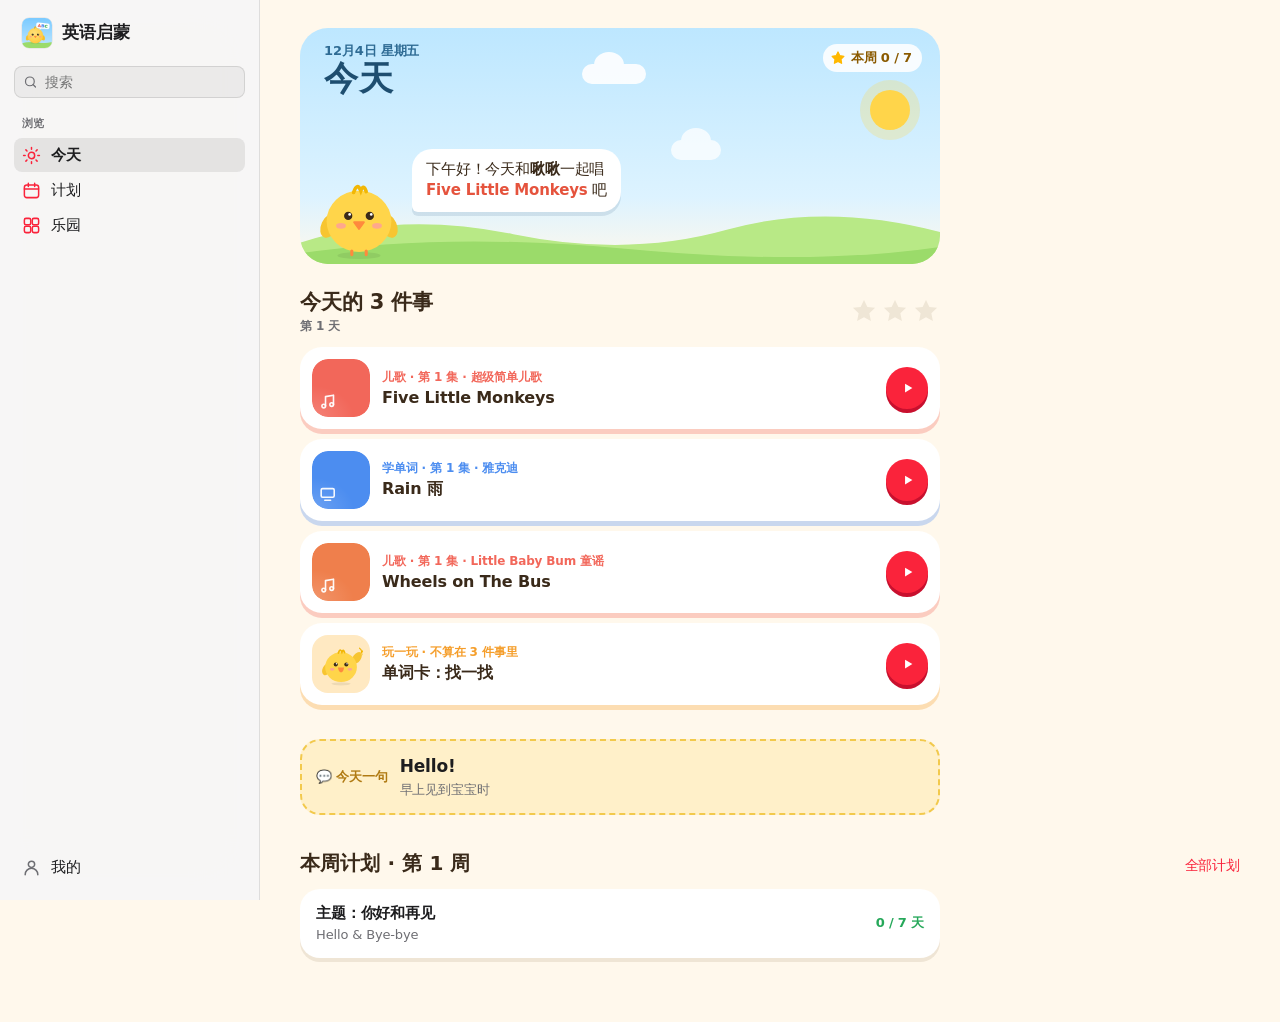
<file: index.html>
<!doctype html>
<html lang="zh-CN">
<meta charset="utf-8">
<meta name="viewport" content="width=device-width, initial-scale=1, viewport-fit=cover">
<meta name="referrer" content="strict-origin-when-cross-origin">
<link rel="manifest" href="manifest.webmanifest">
<link rel="icon" type="image/png" href="icons/icon-192.png?v=3">
<link rel="icon" type="image/svg+xml" href="icons/icon.svg?v=3">
<link rel="apple-touch-icon" sizes="180x180" href="apple-touch-icon.png?v=3">
<meta name="theme-color" content="#FFFFFF">
<meta name="mobile-web-app-capable" content="yes">
<meta name="apple-mobile-web-app-capable" content="yes">
<meta name="apple-mobile-web-app-title" content="啾啾英语">
<meta name="apple-mobile-web-app-status-bar-style" content="default">
<title>啾啾英语</title>
<meta name="claude:viewport-fit-sides" content="cover">
<style>
/* Layout: 音乐 App 式。桌面：左侧半透明侧栏（搜索 / 浏览 / 年龄 / 月龄）+ 右侧内容（大标题 → 精选大卡 → 方形封面横排 → 列表式分栏）；手机：底部标签栏。点卡片进入“专辑页”式详情 */
:root {
  --bg: #FFFFFF;
  --side: rgba(246, 246, 248, .86);
  --card: #F5F5F7;
  --label: #1D1D1F;
  --label-2: #6E6E73;
  --label-3: #AEAEB2;
  --sep: rgba(0, 0, 0, .1);
  --fill: rgba(0, 0, 0, .05);
  --fill-2: rgba(0, 0, 0, .08);
  --accent: #FA233B;
  --on-accent: #FFFFFF;
  --tabbar: rgba(250, 250, 252, .86);
  --font: -apple-system, BlinkMacSystemFont, "SF Pro Text", "SF Pro Display", "PingFang SC", "Helvetica Neue", "Microsoft YaHei", system-ui, sans-serif;
  --ease: cubic-bezier(.32, .72, 0, 1);
  --press: cubic-bezier(.2, 0, 0, 1);
  /* 苹果式弹簧曲线（由阻尼弹簧方程采样成 linear()）：
     smooth = 无回弹（response .5s, damping 1），用于转场；snappy = 微回弹（.35s, .86）；bouncy = 明显回弹（.4s, .62），用于松手和图标弹跳 */
  --spring-smooth: cubic-bezier(.32, .72, 0, 1);
  --spring-snappy: cubic-bezier(.25, 1, .4, 1.04);
  --spring-bouncy: cubic-bezier(.34, 1.4, .64, 1);
  --t-smooth: .69s; --t-snappy: .47s; --t-bouncy: .65s;
  --spring: var(--spring-snappy);
  --side-w: 260px;
}
@supports (animation-timing-function: linear(0, 1)) {
  :root {
    --spring-smooth: linear(0, 0.0249, 0.0853, 0.1648, 0.2523, 0.3408, 0.4258, 0.5047, 0.5762, 0.6398, 0.6957, 0.7442, 0.7859, 0.8215, 0.8516, 0.8771, 0.8985, 0.9163, 0.9312, 0.9435, 0.9537, 0.9622, 0.9691, 0.9748, 0.9795, 0.9833, 0.9865, 0.989, 0.9911, 0.9928, 0.9942, 0.9953, 0.9962, 0.9969, 0.9975, 0.998, 1);
    --spring-snappy: linear(0, 0.0235, 0.0824, 0.1625, 0.2531, 0.347, 0.4388, 0.5251, 0.6041, 0.6745, 0.7362, 0.7892, 0.8341, 0.8715, 0.9023, 0.9273, 0.9473, 0.963, 0.9752, 0.9845, 0.9914, 0.9964, 0.9999, 1.0023, 1.0038, 1.0046, 1.005, 1.005, 1.0048, 1.0044, 1.004, 1.0035, 1.0031, 1.0026, 1.0022, 1.0018, 1);
    --spring-bouncy: linear(0, 0.0353, 0.1247, 0.2461, 0.382, 0.5191, 0.6478, 0.762, 0.8584, 0.9358, 0.9946, 1.0364, 1.0634, 1.0782, 1.0834, 1.0815, 1.0747, 1.065, 1.0537, 1.0422, 1.0313, 1.0215, 1.0132, 1.0064, 1.0012, 0.9975, 0.995, 0.9936, 0.9931, 0.9931, 0.9936, 0.9944, 0.9953, 0.9963, 0.9972, 0.9981, 1);
  }
}
@media (prefers-color-scheme: dark) {
  :root:not([data-theme="light"]) {
    --bg: #1E1E1E; --side: rgba(40, 40, 42, .86); --card: #2C2C2E; --label: #F5F5F7; --label-2: #A1A1A6; --label-3: #636366;
    --sep: rgba(255, 255, 255, .12); --fill: rgba(255, 255, 255, .06); --fill-2: rgba(255, 255, 255, .1);
    --accent: #FF375F; --tabbar: rgba(30, 30, 30, .86);
    color-scheme: dark;
  }
}
:root[data-theme="dark"] {
  --bg: #1E1E1E; --side: rgba(40, 40, 42, .86); --card: #2C2C2E; --label: #F5F5F7; --label-2: #A1A1A6; --label-3: #636366;
  --sep: rgba(255, 255, 255, .12); --fill: rgba(255, 255, 255, .06); --fill-2: rgba(255, 255, 255, .1);
  --accent: #FF375F; --tabbar: rgba(30, 30, 30, .86);
  color-scheme: dark;
}
* { box-sizing: border-box; }
[hidden] { display: none !important; }
body { margin: 0; background: var(--bg); color: var(--label); font-family: var(--font); font-size: 15px; line-height: 1.4; letter-spacing: -.01em; -webkit-font-smoothing: antialiased; }
button { font: inherit; color: inherit; cursor: pointer; background: none; border: 0; padding: 0; letter-spacing: inherit; text-align: left; }
a { color: inherit; text-decoration: none; }
h1, h2, h3, p { margin: 0; }
:focus-visible { outline: 3px solid var(--accent); outline-offset: 2px; border-radius: 8px; }
.ico { width: 20px; height: 20px; flex: none; stroke: currentColor; fill: none; stroke-width: 1.9; stroke-linecap: round; stroke-linejoin: round; }

/* ---------- sidebar (desktop) ---------- */
.side {
  position: fixed; top: 0; bottom: 0; left: 0; width: calc(var(--side-w) + env(safe-area-inset-left, 0px)); z-index: 20;
  padding: calc(18px + env(safe-area-inset-top, 0px)) 14px calc(16px + env(safe-area-inset-bottom, 0px)) calc(14px + env(safe-area-inset-left, 0px));
  background: var(--side); backdrop-filter: saturate(180%) blur(30px); -webkit-backdrop-filter: saturate(180%) blur(30px);
  border-right: .5px solid var(--sep); display: flex; flex-direction: column; gap: 18px; overflow-y: auto;
}
.brand { display: flex; align-items: center; gap: 10px; padding: 0 8px; }
.app-ico { width: 30px; height: 30px; border-radius: 7px; display: block; flex: none; box-shadow: 0 0 0 .5px var(--sep); }
.app-ico .ico { width: 17px; height: 17px; stroke-width: 2.4; }
.brand b { font-size: 17px; font-weight: 700; }
.s-search { position: relative; display: block; }
.s-search .ico { position: absolute; left: 9px; top: 50%; transform: translateY(-50%); width: 15px; height: 15px; color: var(--label-2); }
.s-search input { width: 100%; height: 32px; border-radius: 8px; border: .5px solid var(--sep); background: var(--fill); color: var(--label); font: 14px var(--font); padding: 0 10px 0 30px; }
.s-search input:focus { outline: none; border-color: var(--accent); box-shadow: 0 0 0 3px color-mix(in srgb, var(--accent) 22%, transparent); }
.nav-group { display: grid; gap: 1px; }
.nav-h { font-size: 11px; font-weight: 600; color: var(--label-2); padding: 0 8px 6px; letter-spacing: .02em; }
.nav-item { height: 34px; display: flex; align-items: center; gap: 10px; padding: 0 8px; border-radius: 8px; font-size: 15px; width: 100%; font-variant-numeric: tabular-nums; }
.nav-item .ico { color: var(--accent); width: 19px; height: 19px; }
.nav-item:hover { background: var(--fill); }
.nav-item[aria-current="true"] { background: var(--fill-2); font-weight: 600; }
.nav-item .kid { margin-left: auto; font-size: 11px; font-weight: 600; color: var(--accent); }
.age-dot { width: 19px; display: grid; place-items: center; }
.age-dot i { width: 7px; height: 7px; border-radius: 50%; background: var(--label-3); }
.nav-item[aria-current="true"] .age-dot i { background: var(--accent); }
.months { margin-top: auto; background: var(--fill); border-radius: 10px; padding: 10px 12px; display: grid; gap: 6px; }
.months small { font-size: 11px; font-weight: 600; color: var(--label-2); }
.months-row { display: flex; align-items: center; justify-content: space-between; gap: 8px; }
.months-row output { font-size: 17px; font-weight: 600; font-variant-numeric: tabular-nums; }
.stepper { display: flex; background: var(--fill-2); border-radius: 8px; overflow: hidden; }
.stepper button { width: 38px; height: 30px; display: grid; place-items: center; }
.stepper button:active { background: var(--sep); }
.stepper button + button { box-shadow: -.5px 0 0 var(--sep); }
.stepper .ico { width: 14px; height: 14px; stroke-width: 2.4; }

/* ---------- main ---------- */
.main {
  margin-left: calc(var(--side-w) + env(safe-area-inset-left, 0px)); min-width: 0;
  padding: calc(28px + env(safe-area-inset-top, 0px)) max(40px, env(safe-area-inset-right, 0px)) 64px 40px;
  display: grid; gap: 34px;
}
.page-h { display: flex; flex-wrap: wrap; align-items: flex-end; justify-content: space-between; gap: 10px 20px; padding-bottom: 14px; border-bottom: .5px solid var(--sep); }
.page-h h1 { font-size: 34px; font-weight: 700; letter-spacing: .005em; line-height: 1.15; }
.page-h p { font-size: 15px; color: var(--label-2); margin-top: 2px; }
.m-only { display: none; }

.sec { min-width: 0; display: grid; gap: 12px; position: relative; }
.sec-h { display: flex; align-items: center; gap: 2px; font-size: 20px; font-weight: 700; width: fit-content; letter-spacing: .005em; }
button.sec-h:hover { color: var(--label); }
button.sec-h .ico { width: 18px; height: 18px; color: var(--label-2); stroke-width: 2.4; }
.sec-sub { font-size: 13px; color: var(--label-2); margin-top: -8px; }

.row {
  display: grid; grid-auto-flow: column; gap: 20px; overflow-x: auto; scroll-snap-type: x proximity; scroll-behavior: smooth; scrollbar-width: none;
  margin-inline: -40px; padding-inline: 40px; scroll-padding-inline: 40px; padding-bottom: 4px;
}
.row::-webkit-scrollbar { display: none; }
.row > * { scroll-snap-align: start; }
.row.sq { grid-auto-columns: calc((100% - 80px - 5 * 20px) / 6); min-width: 0; }
.row.big { grid-auto-columns: calc((100% - 80px - 3 * 20px) / 4); }
.pager { position: absolute; top: 50%; width: 30px; height: 30px; border-radius: 50%; display: none; place-items: center; background: var(--side); backdrop-filter: blur(20px); -webkit-backdrop-filter: blur(20px); box-shadow: 0 1px 6px rgba(0, 0, 0, .18); opacity: 0; transition: opacity .2s ease; z-index: 2; }
.pager .ico { width: 15px; height: 15px; stroke-width: 2.4; }
.pager.l { left: -16px; } .pager.r { right: -16px; }
@media (hover: hover) and (pointer: fine) { .pager { display: grid; } .sec:hover .pager { opacity: 1; } }

/* artwork */
.art { position: relative; aspect-ratio: 1; max-width: 100%; border-radius: 8px; overflow: hidden; color: #fff; background: linear-gradient(160deg, var(--c1), var(--c2)); box-shadow: 0 0 0 .5px var(--sep) inset; }
.a-title { position: absolute; left: 10%; right: 10%; top: 9%; font-size: clamp(16px, 1.6vw, 22px); font-weight: 800; line-height: 1.08; letter-spacing: -.02em; display: -webkit-box; -webkit-line-clamp: 3; -webkit-box-orient: vertical; overflow: hidden; }
.a-kind { position: absolute; left: 10%; bottom: 8%; font-size: 11px; font-weight: 700; opacity: .85; letter-spacing: .04em; }
.a-play { position: absolute; left: 8px; bottom: 8px; width: 30px; height: 30px; border-radius: 50%; background: rgba(0, 0, 0, .4); backdrop-filter: blur(10px); -webkit-backdrop-filter: blur(10px); display: grid; place-items: center; opacity: 0; transition: opacity .2s ease; }
.a-play .ico { width: 13px; height: 13px; fill: #fff; stroke: none; margin-left: 2px; }

.tile { display: grid; gap: 6px; align-content: start; min-width: 0; }
.tile:hover .a-play { opacity: 1; }
.tile:hover .a-kind { opacity: 0; }
/* 按压反馈：按下快速缩小，松手带一点回弹地恢复（类似 iOS） */
.tile .art, .pick-card, .btn, .track, .nav-item, .chip, .tab, .sec-h, .back, .stepper button {
  -webkit-tap-highlight-color: transparent; touch-action: manipulation;
}
.tile .art { transition: transform var(--t-bouncy) var(--spring-bouncy), box-shadow .3s ease; will-change: transform; }
.tile:active .art { transform: scale(.96); transition: transform .18s var(--press), box-shadow .3s ease; }
@media (hover: hover) and (pointer: fine) { .tile:hover .art { box-shadow: 0 0 0 .5px var(--sep) inset, 0 8px 20px rgba(0, 0, 0, .16); } }
.track { border-radius: 6px; transition: background .2s ease; }
.track:active { background: var(--fill); transition-duration: 0s; }
.track .art { transition: transform var(--t-bouncy) var(--spring-bouncy); }
.track:active .art { transform: scale(.93); transition: transform .18s var(--press); }
.t-name { font-size: 13px; font-weight: 500; white-space: nowrap; overflow: hidden; text-overflow: ellipsis; margin-top: 2px; }
.t-sub { font-size: 13px; color: var(--label-2); white-space: nowrap; overflow: hidden; text-overflow: ellipsis; margin-top: -4px; }
.t-sub .warn { color: var(--accent); }

/* top picks */
.pick { display: grid; gap: 8px; min-width: 0; align-content: start; }
.pick .eyebrow { font-size: 12px; color: var(--label-2); font-weight: 500; white-space: nowrap; overflow: hidden; text-overflow: ellipsis; }
.pick-card { border-radius: 10px; overflow: hidden; display: grid; background: var(--c2); color: #fff; transition: transform var(--t-bouncy) var(--spring-bouncy), box-shadow .3s ease; will-change: transform; }
.pick-card:active { transform: scale(.97); transition: transform .18s var(--press); }
@media (hover: hover) and (pointer: fine) { .pick-card:hover { box-shadow: 0 10px 26px rgba(0, 0, 0, .18); } }
.pick-card .art { border-radius: 0; box-shadow: none; }
.pick-card .a-title { font-size: clamp(20px, 2vw, 28px); }
.pick-body { padding: 12px 14px 14px; display: grid; gap: 4px; min-height: 96px; align-content: start; }
.pick-body b { font-size: 15px; font-weight: 600; }
.pick-body span { font-size: 13px; opacity: .85; display: -webkit-box; -webkit-line-clamp: 2; -webkit-box-orient: vertical; overflow: hidden; }

/* stage guide */
.guide { background: var(--card); border-radius: 12px; padding: 22px 24px; display: grid; grid-template-columns: minmax(0, 1fr) minmax(0, 1.2fr); gap: 20px 36px; }
.guide h3 { font-size: 22px; font-weight: 700; }
.guide .goal { font-size: 15px; color: var(--label-2); margin-top: 6px; }
.screen { margin-top: 14px; font-size: 13px; color: var(--label-2); display: flex; gap: 8px; align-items: flex-start; }
.screen .ico { width: 16px; height: 16px; color: var(--accent); margin-top: 1px; }
.steps { display: grid; }
.step { display: grid; grid-template-columns: 26px 1fr; gap: 10px; padding: 10px 0; border-bottom: .5px solid var(--sep); font-size: 15px; }
.step:first-child { padding-top: 0; }
.step em { font-style: normal; font-size: 15px; font-weight: 600; color: var(--accent); font-variant-numeric: tabular-nums; }
.phr { display: flex; flex-wrap: wrap; gap: 6px; padding-top: 12px; }
.phr span { font-size: 13px; font-weight: 500; padding: 4px 10px; border-radius: 999px; background: var(--bg); }

/* track list columns */
.tracks { display: grid; grid-auto-flow: column; grid-template-rows: repeat(4, auto); grid-auto-columns: calc((100% - 80px - 2 * 24px) / 3); column-gap: 24px;
  overflow-x: auto; scroll-snap-type: x proximity; scrollbar-width: none; margin-inline: -40px; padding-inline: 40px; scroll-padding-inline: 40px; }
.tracks::-webkit-scrollbar { display: none; }
.track { display: grid; grid-template-columns: 46px minmax(0, 1fr) auto; gap: 12px; align-items: center; padding: 6px 0; min-width: 0; scroll-snap-align: start; }
.track .art { border-radius: 5px; }
.track .art .a-title, .track .art .a-kind { display: none; }
.track-txt { min-width: 0; padding: 8px 0; border-bottom: .5px solid var(--sep); align-self: stretch; display: grid; align-content: center; }
.track-txt b { font-size: 14px; font-weight: 500; white-space: nowrap; overflow: hidden; text-overflow: ellipsis; }
.track-txt span { font-size: 13px; color: var(--label-2); white-space: nowrap; overflow: hidden; text-overflow: ellipsis; }
.track .dur { font-size: 13px; color: var(--label-2); align-self: stretch; display: grid; align-content: center; border-bottom: .5px solid var(--sep); font-variant-numeric: tabular-nums; white-space: nowrap; }
.track:hover .track-txt b { color: var(--accent); }

/* grid list */
.grid { display: grid; grid-template-columns: repeat(auto-fill, minmax(160px, 1fr)); gap: 24px 20px; }

.empty { background: var(--card); border-radius: 12px; padding: 28px 20px; text-align: center; display: grid; gap: 6px; justify-items: center; }
.empty h3 { font-size: 17px; font-weight: 600; }
.empty p { color: var(--label-2); max-width: 46ch; }
.btn { height: 34px; padding: 0 16px; border-radius: 8px; display: inline-flex; align-items: center; justify-content: center; gap: 6px; font-size: 15px; font-weight: 600; white-space: nowrap;
  transition: transform var(--t-bouncy) var(--spring-bouncy), opacity .3s ease; }
/* iOS 系统按钮：按下立刻变暗并轻微收缩，松手时淡回、弹回 */
.btn:active { transform: scale(.97); opacity: .55; transition: transform .18s var(--press), opacity 0s; }
.nav-item { transition: background .12s ease; }
.nav-item:active { background: var(--sep); transition-duration: 0s; }
.chip, .stepper button { transition: background .2s ease, color .2s ease, transform var(--t-bouncy) var(--spring-bouncy); }
.chip:active, .stepper button:active { transform: scale(.93); transition: transform .18s var(--press), background 0s; }
.tab { transition: color .2s ease; }
.tab:active .ico { opacity: .5; }
/* SF Symbols 式弹跳：标签被选中时图标先压缩再弹起 */
.tab.bounce .ico { animation: sym-bounce var(--t-bouncy) both; }
@keyframes sym-bounce {
  0% { transform: scale(1); animation-timing-function: var(--press); }
  22% { transform: scale(.78); animation-timing-function: var(--spring-bouncy); }
  100% { transform: scale(1); }
}
.sec-h, .back { transition: opacity .3s ease; }
.sec-h:active, .back:active { opacity: .4; transition-duration: 0s; }

/* ---------- 苹果式转场（View Transitions） ----------
   切换频道/年龄：像 iOS 切标签一样，只做极短的交叉淡化，不位移。
   打开详情：iOS 18 的缩放转场（zoom）——封面从原位置无回弹地放大到大封面，原页面同时略微缩小、变暗淡出。
   返回：反向缩回；手机上还可以从屏幕左边缘右滑返回（跟手）。 */
.side { view-transition-name: side; }
.tabbar { view-transition-name: tabbar; }
.main { background: var(--bg); }
.mini { view-transition-name: mini; }
::view-transition-group(*) { animation-duration: var(--t-smooth); animation-timing-function: var(--spring-smooth); }
::view-transition-old(root) { animation: vt-fade-out .14s linear both; }
::view-transition-new(root) { animation: vt-fade-in .22s ease-out both; }
:root[data-dir="fwd"]::view-transition-old(root) { animation: vt-recede .42s var(--spring-smooth) both; }
:root[data-dir="fwd"]::view-transition-new(root) { animation: vt-fade-in .32s ease-out .08s both; }
:root[data-dir="back"]::view-transition-old(root) { animation: vt-fade-out .2s ease-out both; }
:root[data-dir="back"]::view-transition-new(root) { animation: vt-come-back var(--t-smooth) var(--spring-smooth) both; }
/* 原地展开播放器：页面不淡入淡出，只有封面变形成播放器 */
:root[data-dir="none"]::view-transition-old(root) { display: none; }
:root[data-dir="none"]::view-transition-new(root) { animation: none; }
::view-transition-group(hero-art) { animation-duration: var(--t-smooth); animation-timing-function: var(--spring-smooth); z-index: 5; }
::view-transition-old(hero-art), ::view-transition-new(hero-art) { animation-duration: .25s; height: 100%; object-fit: cover; }
@keyframes vt-fade-out { to { opacity: 0; } }
@keyframes vt-fade-in { from { opacity: 0; } }
@keyframes vt-recede { to { opacity: 0; transform: scale(.96); } }
@keyframes vt-come-back { from { opacity: 0; transform: scale(.94); } }
/* 不支持 View Transitions 时的退路 */
.main.enter { animation: vt-fade-in .22s ease-out both; }
.main.enter.fwd { animation: vt-zoom-in var(--t-smooth) var(--spring-smooth) both; }
.main.enter.back { animation: vt-come-back var(--t-smooth) var(--spring-smooth) both; }
@keyframes vt-zoom-in { from { opacity: 0; transform: scale(1.04); } }
/* 右滑返回 */
body.swiping { background: var(--card); overflow: hidden; }
.main.swiping { box-shadow: -10px 0 30px rgba(0, 0, 0, .14); will-change: transform; }
.btn .ico { width: 14px; height: 14px; }
.btn-accent { background: var(--accent); color: var(--on-accent); }
.btn-accent .ico { fill: currentColor; stroke: none; }
.btn-gray { background: var(--fill-2); color: var(--accent); }
.empty .btn { margin-top: 8px; }

/* detail (album page) */
.back { display: inline-flex; align-items: center; gap: 2px; color: var(--accent); font-size: 15px; width: fit-content; margin-bottom: -14px; }
.back .ico { width: 18px; height: 18px; stroke-width: 2.4; }
.album { display: grid; grid-template-columns: minmax(180px, 270px) minmax(0, 1fr); gap: 28px; align-items: end; }
.album .art { border-radius: 10px; box-shadow: 0 8px 30px rgba(0, 0, 0, .18); }
.album .a-title { font-size: clamp(22px, 2.4vw, 32px); }
.album-info { display: grid; gap: 6px; min-width: 0; }
.album-info h1 { font-size: 28px; font-weight: 700; line-height: 1.15; }
.album-info .en { font-size: 22px; color: var(--accent); font-weight: 400; }
.album-info .meta { font-size: 12px; font-weight: 600; color: var(--label-2); text-transform: uppercase; letter-spacing: .02em; }
.album-info .why { font-size: 15px; color: var(--label-2); margin-top: 8px; max-width: 60ch; }
.album-info .tip { font-size: 13px; color: var(--label-2); max-width: 60ch; }
.album-info .tip.warn { color: var(--accent); }
.album-actions { display: flex; flex-wrap: wrap; gap: 10px; margin-top: 12px; }
.album-actions .btn { min-width: 120px; }

/* real cover art */
.art.has-img { background: var(--c2); }
/* 统一封面 */
.art.u { container-type: inline-size; background: var(--u); box-shadow: none; }
.art.u::after { content: ''; position: absolute; inset: 0; background: radial-gradient(120% 90% at 0% 100%, rgba(255,255,255,.18), transparent 60%); pointer-events: none; }
.u-ic { position: absolute; left: 9cqw; top: 9cqw; width: 17cqw; height: 17cqw; color: rgba(255,255,255,.95); }
.u-ic .ico { width: 100%; height: 100%; stroke-width: 2.2; }
.u-thumb { position: absolute; right: 7cqw; top: 7cqw; width: 36cqw; height: 36cqw; border-radius: 50%; overflow: hidden; box-shadow: 0 0 0 2.4cqw rgba(255,255,255,.9), 0 2cqw 5cqw rgba(0,0,0,.18); background: rgba(255,255,255,.4); }
.u-thumb img { position: static; width: 100%; height: 100%; object-fit: cover; display: block; }
.u-name { position: absolute; left: 9cqw; right: 8cqw; bottom: 20cqw; font-size: var(--fs); font-weight: 800; line-height: 1.05; letter-spacing: -.02em; color: #fff; display: -webkit-box; -webkit-line-clamp: 3; -webkit-box-orient: vertical; overflow: hidden; overflow-wrap: anywhere; }
.u-kind { position: absolute; left: 9cqw; bottom: 8cqw; font-size: 7.5cqw; font-weight: 700; color: rgba(255,255,255,.85); letter-spacing: .04em; }
@container (max-width: 90px) {
  .u-name, .u-kind { display: none; }
  .u-ic { left: 12cqw; top: auto; bottom: 12cqw; width: 30cqw; height: 30cqw; }
  .u-thumb { width: 52cqw; height: 52cqw; right: 8cqw; top: 8cqw; }
}
.tile:hover .art.u .u-kind { opacity: 0; }
.art img { position: absolute; inset: 0; width: 100%; height: 100%; object-fit: cover; }
.art.has-img .a-play { z-index: 1; }

/* embedded player */
.stage-player { display: grid; gap: 10px; scroll-margin-top: calc(16px + env(safe-area-inset-top, 0px)); }
.player { position: relative; aspect-ratio: 16 / 9; max-width: 100%; border-radius: 12px; overflow: hidden; background: #000; box-shadow: 0 10px 34px rgba(0, 0, 0, .22); }
.player iframe { position: absolute; inset: 0; width: 100%; height: 100%; border: 0; }
.player .shield { position: absolute; left: 0; right: 0; top: 0; height: 52px; z-index: 2; }
/* 弹幕：链接里已用 danmaku=0 关掉弹幕显示；B站没有隐藏“弹”开关和发送框的参数，这里用透明挡板盖住控制条中间这两个控件（各种宽度下都在 36%–63% 之间），点不到就开不了弹幕 */
.player .dm-block { position: absolute; left: 36%; width: 27%; bottom: 16px; height: 46px; z-index: 2; }
.player-bar { display: flex; align-items: center; gap: 10px; min-width: 0; }
.player-bar .src { flex: none; font-size: 11px; font-weight: 700; padding: 3px 8px; border-radius: 6px; background: var(--fill-2); color: var(--label-2); letter-spacing: .02em; }
.player-bar .src.official { background: color-mix(in srgb, #34C759 18%, transparent); color: #248A3D; }
.player-bar .now { flex: 1; min-width: 0; font-size: 15px; font-weight: 600; white-space: nowrap; overflow: hidden; text-overflow: ellipsis; }
.btn.sm { height: 30px; padding: 0 12px; font-size: 13px; flex: none; }
.btn.sm .ico { width: 13px; height: 13px; fill: none; stroke: currentColor; stroke-width: 2.4; }
.btn.pulse { background: var(--accent); color: var(--on-accent); animation: pulse 1.6s ease-in-out infinite; }
@keyframes pulse { 50% { transform: scale(1.06); } }

/* episode list */
.ep-count { font-size: 15px; font-weight: 400; color: var(--label-2); margin-left: 6px; }
.eps { list-style: none; margin: 0; padding: 0; display: grid; grid-template-columns: repeat(auto-fill, minmax(300px, 1fr)); column-gap: 24px; max-height: 420px; overflow-y: auto; }
.ep { width: 100%; display: grid; grid-template-columns: 30px minmax(0, 1fr) auto; gap: 10px; align-items: center; padding: 11px 4px; border-bottom: .5px solid var(--sep); font-size: 14px; border-radius: 6px; transition: background .2s ease; }
.ep:active { background: var(--fill); transition-duration: 0s; }
.ep-n { color: var(--label-2); font-variant-numeric: tabular-nums; text-align: center; }
.ep-t { white-space: nowrap; overflow: hidden; text-overflow: ellipsis; }
.ep-d { color: var(--label-2); font-size: 13px; font-variant-numeric: tabular-nums; }
.ep[aria-current="true"] { color: var(--accent); font-weight: 600; }
.ep[aria-current="true"] .ep-n { color: var(--accent); }

/* quota / progress */
.player-bar .elapsed { flex: none; font-size: 12px; color: var(--label-2); font-variant-numeric: tabular-nums; }
.player-bar .quota { flex: none; font-size: 12px; color: var(--label-2); font-variant-numeric: tabular-nums; }
.player-bar .quota.low { color: var(--accent); font-weight: 600; }
.a-progress { position: absolute; left: 8px; right: 8px; bottom: 8px; height: 4px; border-radius: 2px; background: rgba(255, 255, 255, .35); overflow: hidden; z-index: 1; }
.a-progress i { display: block; height: 100%; background: #fff; border-radius: 2px; }
.tile .a-progress ~ .a-play { bottom: 18px; }

/* up next (countdown) */
.up-next, .end-cover { position: absolute; inset: 0; z-index: 3; display: grid; place-items: center; padding: 14px; background: rgba(12, 12, 16, .72); backdrop-filter: blur(18px) saturate(140%); -webkit-backdrop-filter: blur(18px) saturate(140%); opacity: 0; transition: opacity .25s ease; }
.end-cover.show { opacity: 1; }
.end-card { display: grid; justify-items: center; gap: 10px; color: #fff; text-align: center; }
.end-card .ico { width: 34px; height: 34px; color: #FFD66B; }
.end-card h3 { font-size: clamp(18px, 2.4vw, 24px); font-weight: 700; }
.up-next.show { opacity: 1; }
.up-card { position: relative; width: min(340px, 100%); padding: 14px 16px; border-radius: 14px; color: #fff; display: grid; gap: 6px;
  background: rgba(40, 40, 44, .62); backdrop-filter: saturate(180%) blur(24px); -webkit-backdrop-filter: saturate(180%) blur(24px);
  transform: translateY(10px) scale(.98); transition: transform var(--t-snappy) var(--spring-snappy); }
.up-next.show .up-card { transform: none; }
.up-label { font-size: 11px; font-weight: 600; opacity: .7; letter-spacing: .04em; }
.up-card b { font-size: 15px; font-weight: 600; padding-right: 30px; white-space: nowrap; overflow: hidden; text-overflow: ellipsis; }
.up-actions { display: flex; gap: 8px; margin-top: 4px; }
.up-count { position: absolute; right: 14px; top: 12px; width: 26px; height: 26px; border-radius: 50%; display: grid; place-items: center; font-size: 13px; font-weight: 700; background: rgba(255, 255, 255, .18); font-variant-numeric: tabular-nums; }
.btn-glass { background: rgba(255, 255, 255, .18); color: #fff; }

/* lock screen */
.lock { position: absolute; inset: 0; display: grid; place-content: center; justify-items: center; gap: 8px; padding: 20px; text-align: center; color: #fff;
  background: radial-gradient(120% 120% at 50% 0%, #2B2F55, #0E1022 70%); }
.lock-ico { width: 40px; height: 40px; color: #FFD66B; margin-bottom: 4px; }
.lock h3 { font-size: clamp(18px, 2.4vw, 24px); font-weight: 700; }
.lock p { font-size: 14px; opacity: .75; max-width: 30ch; }
.lock .btn { margin-top: 10px; }

/* settings entry */
.settings-item { margin-top: auto; }
.settings-item .ico { color: var(--label-2) !important; }
.side .months { margin-top: 6px; }
.gear { width: 32px; height: 32px; border-radius: 50%; display: grid; place-items: center; background: var(--fill-2); color: var(--label-2); }
.gear .ico { width: 18px; height: 18px; }

/* toast */
.toast { position: fixed; left: 50%; bottom: calc(28px + env(safe-area-inset-bottom, 0px)); z-index: 60; transform: translate(-50%, 16px); opacity: 0; pointer-events: none;
  padding: 10px 18px; border-radius: 999px; font-size: 14px; font-weight: 600; color: var(--label); background: var(--side);
  backdrop-filter: saturate(180%) blur(24px); -webkit-backdrop-filter: saturate(180%) blur(24px); box-shadow: 0 6px 24px rgba(0, 0, 0, .16);
  transition: transform var(--t-snappy) var(--spring-snappy), opacity .2s ease; }
.toast.show { opacity: 1; transform: translate(-50%, 0); }
@media (max-width: 760px) { .toast { bottom: calc(84px + env(safe-area-inset-bottom, 0px)); } }

/* sheet */
.sheet-wrap { position: fixed; inset: 0; z-index: 50; display: grid; place-items: center; padding: 20px; }
.sheet-scrim { position: absolute; inset: 0; background: rgba(0, 0, 0, .32); opacity: 0; transition: opacity .3s ease; }
.sheet { position: relative; width: min(440px, 100%); max-height: calc(100% - 20px); overflow-y: auto; background: var(--bg); border-radius: 16px; box-shadow: 0 20px 60px rgba(0, 0, 0, .3);
  padding: 20px; outline: none; opacity: 0; transform: scale(.96); transition: transform var(--t-snappy) var(--spring-snappy), opacity .2s ease; }
.sheet-wrap.open .sheet-scrim { opacity: 1; }
.sheet-wrap.open .sheet { opacity: 1; transform: none; }
.sheet-wrap.closing .sheet { transition: transform .25s var(--ease), opacity .2s ease; }
@media (max-width: 760px) {
  .sheet-wrap { place-items: end stretch; padding: 0; }
  .sheet { width: 100%; border-radius: 16px 16px 0 0; padding-bottom: calc(20px + env(safe-area-inset-bottom, 0px)); transform: translateY(100%); opacity: 1;
    transition: transform var(--t-smooth) var(--spring-smooth); }
  .sheet-wrap.closing .sheet { transform: translateY(100%); transition: transform .28s var(--ease); }
}

/* pin pad */
.pin { display: grid; justify-items: center; gap: 6px; padding: 8px 0 4px; }
.pin h3 { font-size: 20px; font-weight: 600; }
.pin-sub { font-size: 13px; color: var(--label-2); min-height: 18px; }
.pin-dots { display: flex; gap: 18px; margin: 14px 0 22px; }
.pin-dots i { width: 13px; height: 13px; border-radius: 50%; border: 1.5px solid var(--label); transition: background .12s ease; }
.pin-dots i.on { background: var(--label); }
.pin-pad { display: grid; grid-template-columns: repeat(3, 72px); gap: 14px 22px; }
.pin-pad button { width: 72px; height: 72px; border-radius: 50%; background: var(--fill-2); font-size: 28px; font-weight: 400; display: grid; place-items: center;
  transition: background .3s ease; touch-action: manipulation; }
.pin-pad button:active { background: var(--label-3); transition-duration: 0s; }
.pin-pad .pin-text { background: none; font-size: 15px; color: var(--label); }
.pin-pad .pin-text .ico { width: 22px; height: 22px; }

/* settings sheet */
.settings { display: grid; gap: 6px; }
.set-head { display: flex; justify-content: space-between; align-items: center; margin-bottom: 8px; }
.set-head h3 { font-size: 22px; font-weight: 700; }
.settings .group-h { font-size: 13px; color: var(--label-2); padding: 10px 4px 4px; }
.settings .group-f { font-size: 12px; color: var(--label-2); padding: 4px 4px 6px; line-height: 1.45; }
.settings .group { background: var(--card); border-radius: 12px; overflow: hidden; }
.seg-row { display: grid; grid-template-columns: repeat(6, 1fr); gap: 2px; margin: 10px; padding: 2px; background: var(--fill-2); border-radius: 9px; }
.seg-row button { height: 30px; border-radius: 7px; font-size: 13px; text-align: center; transition: background .2s ease; }
.seg-row button[aria-checked="true"] { background: var(--bg); font-weight: 600; box-shadow: 0 2px 6px rgba(0, 0, 0, .12); }
.cell2 { min-height: 46px; padding: 10px 14px; display: flex; align-items: center; justify-content: space-between; gap: 12px; width: 100%; font-size: 15px; position: relative; text-align: left; }
.cell2 + .cell2::before, .seg-row + .cell2::before { content: ""; position: absolute; left: 14px; right: 0; top: 0; height: .5px; background: var(--sep); }
.cell2 b { font-weight: 400; color: var(--label-2); font-size: 14px; text-align: right; }
.cell2.link { color: var(--accent); }
.cell2.link.danger { color: #FF3B30; }
.switch { appearance: none; -webkit-appearance: none; flex: none; width: 51px; height: 31px; border-radius: 16px; background: var(--fill-2); position: relative; cursor: pointer; transition: background .25s ease; margin: 0; }
.switch::after { content: ""; position: absolute; top: 2px; left: 2px; width: 27px; height: 27px; border-radius: 50%; background: #fff; box-shadow: 0 3px 8px rgba(0, 0, 0, .15), 0 1px 1px rgba(0, 0, 0, .16); transition: transform var(--t-snappy) var(--spring-snappy); }
.switch:checked { background: #34C759; }
.switch:checked::after { transform: translateX(20px); }
.fit { font-size: 13px; color: var(--label-2); display: flex; flex-wrap: wrap; gap: 4px 14px; padding-top: 14px; border-top: .5px solid var(--sep); }
.fit button { color: var(--accent); }

.foot { font-size: 12px; color: var(--label-2); display: grid; gap: 4px; padding-top: 14px; border-top: .5px solid var(--sep); }
/* 「我的」最下面的关于说明（原来每页底部的小字） */
.me-about { display: grid; gap: 3px; padding: 14px 8px 0; text-align: center; font-size: 11px; line-height: 1.5; color: var(--label-3); }

/* ---------- mobile tab bar ---------- */
.tabbar { display: none; }
.m-search { display: none; }
@media (max-width: 1100px) {
  .row.sq { grid-auto-columns: calc((100% - 80px - 3 * 20px) / 4.3); }
  .row.big { grid-auto-columns: calc((100% - 80px - 2 * 20px) / 3); }
  .tracks { grid-auto-columns: calc((100% - 80px - 24px) / 2); }
}
@media (max-width: 760px) {
  .side { display: none; }
  .main { margin-left: 0; padding: calc(14px + env(safe-area-inset-top, 0px)) max(16px, env(safe-area-inset-right, 0px)) calc(96px + env(safe-area-inset-bottom, 0px)) max(16px, env(safe-area-inset-left, 0px)); gap: 28px; }
  .m-only { display: flex; }
  .row, .tracks { margin-inline: -16px; padding-inline: 16px; scroll-padding-inline: 16px; gap: 12px; }
  .tracks { column-gap: 16px; }
  .row.sq { grid-auto-columns: 40%; }
  .row.big { grid-auto-columns: 78%; }
  .tracks { grid-auto-columns: 88%; }
  .guide { grid-template-columns: minmax(0, 1fr); padding: 18px; }
  .album { grid-template-columns: minmax(0, 1fr); justify-items: center; text-align: center; }
  .album .art { width: min(72vw, 260px); }
  .album-info { justify-items: center; }
  .album-actions { justify-content: center; width: 100%; }
  .album-actions .btn { flex: 1; height: 44px; border-radius: 10px; }
  .grid { grid-template-columns: repeat(2, minmax(0, 1fr)); gap: 20px 14px; }
  .m-search { display: block; position: relative; }
  .m-search .ico { position: absolute; left: 10px; top: 50%; transform: translateY(-50%); width: 17px; height: 17px; color: var(--label-2); }
  .m-search input { width: 100%; height: 38px; border: 0; border-radius: 10px; background: var(--fill-2); color: var(--label); font: 17px var(--font); padding: 0 12px 0 34px; }
  .m-search input:focus { outline: none; }
  .tabbar {
    display: grid; grid-template-columns: repeat(4, 1fr); position: fixed; left: 0; right: 0; bottom: 0; z-index: 30;
    padding: 6px max(8px, env(safe-area-inset-right, 0px)) calc(6px + env(safe-area-inset-bottom, 0px)) max(8px, env(safe-area-inset-left, 0px));
    background: var(--tabbar); backdrop-filter: saturate(180%) blur(24px); -webkit-backdrop-filter: saturate(180%) blur(24px); border-top: .5px solid var(--sep);
  }
  .tab { display: grid; justify-items: center; gap: 2px; font-size: 10px; font-weight: 500; color: var(--label-3); min-height: 44px; align-content: center; text-align: center; }
  .tab .ico { width: 24px; height: 24px; }
  .tab[aria-current="true"] { color: var(--accent); }
  .ages-m { display: flex; gap: 8px; overflow-x: auto; scrollbar-width: none; margin-inline: -16px; padding-inline: 16px; }
  .ages-m::-webkit-scrollbar { display: none; }
  .chip { height: 32px; padding: 0 14px; border-radius: 16px; background: var(--fill-2); font-size: 14px; white-space: nowrap; font-variant-numeric: tabular-nums; display: inline-flex; align-items: center; gap: 6px; }
  .chip[aria-pressed="true"] { background: var(--accent); color: var(--on-accent); font-weight: 600; }
  .chip i { width: 6px; height: 6px; border-radius: 50%; background: var(--accent); }
  .chip[aria-pressed="true"] i { background: var(--on-accent); }
}
@media (prefers-reduced-motion: reduce) { *, *::before, *::after { transition-duration: 0s !important; scroll-behavior: auto !important; } }

/* ---------- 月龄滚轮 ---------- */
.age-side { text-align: left; width: 100%; color: var(--label); }
.age-side .months-row b { font-size: 17px; font-weight: 600; font-variant-numeric: tabular-nums; }
.age-side .chev { width: 14px; height: 14px; stroke-width: 2.4; color: var(--label-3); transform: rotate(90deg); }
.age-side .age-stage { font-size: 12px; color: var(--label-2); }
.age-side:active { transform: scale(.97); transition: transform .18s var(--press); }
.age-pill { display: inline-flex; align-items: center; gap: 4px; height: 32px; padding: 0 12px; border-radius: 16px; background: var(--fill-2); color: var(--label); font-size: 15px; font-variant-numeric: tabular-nums; }
.age-pill b { font-weight: 600; }
.age-pill .ico { width: 13px; height: 13px; stroke-width: 2.6; color: var(--label-2); transform: rotate(90deg); }
.age-pill:active { transform: scale(.94); transition: transform .18s var(--press); }
.wheels { position: relative; display: grid; grid-template-columns: 1fr 1fr; height: 180px; margin: 6px 0 10px; perspective: 600px; }
.wheel-hl { position: absolute; left: 0; right: 0; top: 72px; height: 36px; border-radius: 9px; background: var(--fill-2); pointer-events: none; }
.wheel { position: relative; height: 180px; overflow-y: auto; scroll-snap-type: y mandatory; padding-block: 72px; scrollbar-width: none; outline: none; overscroll-behavior: contain;
  -webkit-mask-image: linear-gradient(transparent, #000 30%, #000 70%, transparent); mask-image: linear-gradient(transparent, #000 30%, #000 70%, transparent); }
.wheel::-webkit-scrollbar { display: none; }
.w-it { height: 36px; line-height: 36px; text-align: center; font-size: 20px; color: var(--label-2); scroll-snap-align: center; font-variant-numeric: tabular-nums; cursor: pointer; transform-origin: center; }
.w-it.on { color: var(--label); font-weight: 600; }
.age-hint { font-size: 14px; color: var(--label-2); text-align: center; min-height: 20px; }
.age-hint b { color: var(--label); }
body.kid .age-pill, body.kid .age-side { display: none !important; }

.eps-more { justify-self: start; }

/* ---------- 第一批框架：资源分段、计划页、我的 ---------- */
.rseg { display: grid; grid-template-columns: repeat(4, minmax(0, 1fr)); gap: 2px; padding: 2px; border-radius: 10px; background: var(--fill-2); max-width: 520px; margin-top: -14px; }
.rseg button { height: 34px; border-radius: 8px; font-size: 14px; color: var(--label); display: flex; align-items: center; justify-content: center; text-align: center; padding: 0 4px; white-space: nowrap; }
.rseg button[aria-checked="true"] { background: var(--bg); font-weight: 700; box-shadow: 0 1px 4px rgba(0, 0, 0, .12); }
.res-filter { font-size: 14px; color: var(--label-2); margin-top: -18px; }
.res-filter button { font-weight: 700; color: var(--label); display: inline-flex; align-items: center; gap: 2px; }
.res-filter .ico { width: 12px; height: 12px; stroke-width: 2.8; transform: rotate(90deg); }
.plan-age { display: grid; gap: 8px; margin-top: -12px; }
.pa-bar { position: relative; height: 8px; border-radius: 4px; background: var(--fill-2); }
.pa-bar i { position: absolute; left: 0; top: 0; bottom: 0; border-radius: 4px; background: #34C759; }
.pa-bar b { position: absolute; top: -5px; width: 18px; height: 18px; margin-left: -9px; border-radius: 50%; background: var(--bg); border: 4px solid var(--accent); box-sizing: border-box; }
.pa-ticks { display: flex; justify-content: space-between; font-size: 12px; color: var(--label-2); }
.plan-age p { font-size: 14px; color: var(--label-2); } .plan-age p b { color: var(--label); }
.route { display: grid; gap: 2px; background: var(--card); border-radius: 14px; padding: 10px 12px; }
.rt { display: grid; grid-template-columns: 14px 90px minmax(0, 1fr); gap: 10px; align-items: center; padding: 8px; border-radius: 10px; font-size: 14px; color: var(--label-2); }
.rt i { width: 10px; height: 10px; border-radius: 50%; background: var(--label-3); }
.rt.done i { background: #34C759; }
.rt.now { background: var(--bg); color: var(--label); font-weight: 700; }
.rt.now i { background: var(--accent); box-shadow: 0 0 0 4px color-mix(in srgb, var(--accent) 18%, transparent); }
.rt-rec { font-style: normal; font-size: 11px; font-weight: 700; color: var(--accent); background: color-mix(in srgb, var(--accent) 12%, transparent); border-radius: 5px; padding: 1px 6px; margin-left: 6px; }
.plan-soon { display: flex; gap: 12px; align-items: center; padding: 14px 16px; border-radius: 14px; border: 1px dashed var(--sep); color: var(--label-2); }
.plan-soon .ico { width: 22px; height: 22px; flex: none; }
.plan-soon div { display: grid; gap: 2px; } .plan-soon b { color: var(--label); font-size: 15px; } .plan-soon span { font-size: 13px; }
.me .cell2 b { font-weight: 400; }
.me-vip .cell2 { gap: 12px; }
.vip-ico { width: 30px; height: 30px; border-radius: 8px; background: var(--accent); color: #fff; display: grid; place-items: center; flex: none; }
.vip-ico .ico { width: 16px; height: 16px; }
.vip-txt { flex: 1; display: grid; gap: 1px; } .vip-txt b { font-weight: 600 !important; color: var(--label) !important; font-size: 15px !important; text-align: left !important; } .vip-txt small { font-size: 12px; color: var(--label-2); }
.me-input { border: 0; background: none; font: inherit; font-size: 16px; text-align: right; color: var(--label); min-width: 0; flex: 1; outline: none; }
.me-check { color: var(--accent); } .me-check .ico { width: 18px; height: 18px; stroke-width: 2.6; }

/* ---------- 今天 ---------- */
.td-h { border-bottom: 0; padding-bottom: 0; }
.td-date { font-size: 13px; font-weight: 600; color: var(--label-2); margin: 0 0 2px; }
.td-lv { justify-self: start; margin-top: -18px; }
.td-card { display: grid; gap: 14px; padding: 18px; border-radius: 20px; background: var(--card); max-width: 640px; }
.td-top { display: flex; justify-content: space-between; align-items: center; gap: 10px; }
.td-top > div { display: grid; gap: 2px; }
.td-sub { font-size: 13px; font-weight: 600; color: var(--label-2); }
.td-title { font-size: 20px; font-weight: 800; }
.td-streak { display: inline-flex; align-items: center; gap: 4px; height: 30px; padding: 0 10px; border-radius: 15px; background: var(--bg); color: #C2410C; font-size: 13px; font-weight: 700; white-space: nowrap; }
.td-streak .ico { width: 14px; height: 14px; }
.td-bar { height: 6px; border-radius: 3px; background: var(--fill-2); overflow: hidden; }
.td-bar i { display: block; height: 100%; background: #34C759; border-radius: 3px; transition: width .4s var(--ease); }
.td-tasks { display: grid; gap: 10px; }
.td-task { display: flex; align-items: center; gap: 12px; padding: 10px; border-radius: 14px; background: var(--bg); text-align: left; color: var(--label); }
.td-task:active { transform: scale(.98); transition: transform .18s var(--press); }
.td-thumb { width: 52px; height: 52px; flex: none; border-radius: 10px; overflow: hidden; }
.td-thumb .art { border-radius: 10px; }
.td-thumb .a-title, .td-thumb .a-kind { display: none; }
.td-txt { flex: 1; min-width: 0; display: grid; gap: 2px; }
.td-txt small { font-size: 12px; color: var(--label-2); white-space: nowrap; overflow: hidden; text-overflow: ellipsis; }
.td-txt b { font-size: 15px; font-weight: 600; white-space: nowrap; overflow: hidden; text-overflow: ellipsis; }
.td-task.ok .td-txt b { color: var(--label-2); text-decoration: line-through; }
.td-state { width: 32px; height: 32px; flex: none; border-radius: 50%; display: grid; place-items: center; background: var(--accent); color: #fff; }
.td-state .ico { width: 14px; height: 14px; }
.td-task:not(.ok) .td-state .ico { fill: currentColor; stroke: none; margin-left: 2px; }
.td-task.ok .td-state { background: #34C759; }
.td-task.ok .td-state .ico { width: 16px; height: 16px; stroke-width: 3; }
.td-lock { font-size: 13px; color: var(--accent); text-align: left; line-height: 1.5; }
.td-phrase { display: flex; gap: 12px; align-items: center; padding: 14px; border-radius: 16px; border: 1px solid var(--sep); max-width: 640px; }
.td-tag { flex: none; font-size: 12px; font-weight: 700; color: var(--bg); background: var(--label); border-radius: 6px; padding: 3px 8px; }
.td-phrase div { display: grid; gap: 2px; } .td-phrase b { font-size: 17px; } .td-phrase span { font-size: 13px; color: var(--label-2); }
.td-sechead { display: flex; justify-content: space-between; align-items: baseline; }
.td-sechead button, .td-sechead .pc-count { font-size: 14px; color: var(--accent); }
.td-sechead .pc-count { color: var(--label-2); }
.td-week { display: flex; justify-content: space-between; align-items: center; padding: 14px 16px; border-radius: 16px; background: var(--card); text-align: left; color: var(--label); max-width: 640px; }
.td-week span { display: grid; gap: 2px; } .td-week b { font-size: 15px; } .td-week small { font-size: 13px; color: var(--label-2); }
.td-week em { font-style: normal; font-size: 13px; font-weight: 700; color: #26A85A; }
/* 做任务 */
.tk { display: grid; gap: 12px; padding: 16px; border-radius: 18px; background: var(--card); }
.tk-head { display: flex; justify-content: space-between; font-size: 14px; font-weight: 700; color: var(--label-2); }
.tk-head em { font-style: normal; color: #26A85A; }
.tk-tip { display: grid; gap: 4px; padding: 12px 14px; border-radius: 14px; background: #FFF6E5; }
.tk-tip b { font-size: 13px; color: #8A4B00; } .tk-tip span { font-size: 15px; line-height: 1.5; color: #4A3200; }
.tk-words { display: grid; gap: 8px; } .tk-words b { font-size: 14px; }
.tk-words div { display: flex; flex-wrap: wrap; gap: 6px; }
.tk-words span { font-size: 14px; padding: 5px 11px; border-radius: 14px; background: var(--bg); }
.tk-done { height: 50px; font-size: 16px; }
/* 打卡完成 */
.dn { display: grid; justify-items: center; gap: 14px; text-align: center; max-width: 520px; margin: 0 auto; padding-top: 10px; }
.dn-ok { width: 80px; height: 80px; border-radius: 50%; background: #34C759; color: #fff; display: grid; place-items: center; }
.dn-ok .ico { width: 42px; height: 42px; stroke-width: 2.8; }
.dn h1 { font-size: 26px; font-weight: 800; } .dn > p { color: var(--label-2); margin-top: -8px; }
.dn-card { width: 100%; box-sizing: border-box; display: grid; gap: 14px; padding: 20px; border-radius: 22px; background: #FFF6E5; border: 1px solid #F5E2BF; text-align: left; color: #4A3200; }
.dn-row { display: flex; justify-content: space-between; align-items: center; } .dn-row b { font-size: 18px; } .dn-row span { font-size: 13px; font-weight: 700; color: #8A4B00; }
.dn-stats { display: grid; grid-template-columns: repeat(3, minmax(0, 1fr)); gap: 8px; }
.dn-stats div { background: #fff; border-radius: 12px; padding: 10px; display: grid; justify-items: center; gap: 2px; }
.dn-stats b { font-size: 22px; color: #1D1D1F; } .dn-stats span { font-size: 12px; color: #6E6E73; }
.dn-words { font-size: 14px; }
.dn-foot { display: grid; gap: 2px; border-top: 1px dashed #E8CF9E; padding-top: 12px; } .dn-foot b { font-size: 13px; } .dn-foot span { font-size: 12px; color: #6E5A2E; }
.dn-acts { width: 100%; display: grid; gap: 10px; } .dn-acts .btn { height: 50px; }
/* 小角色啾啾 */
.chick { display: block; }
.mas { display: flex; align-items: center; gap: 10px; margin: 4px 0 14px; }
.mas .chick { width: 66px; height: 66px; flex: none; animation: chickBob 3s ease-in-out infinite; }
.mas-say { position: relative; margin: 0; background: var(--fill); border-radius: 18px; padding: 10px 14px; font-size: 15px; line-height: 1.45; color: var(--label); }
.mas-say::before { content: ''; position: absolute; left: -5px; top: 50%; width: 12px; height: 12px; margin-top: -6px; background: inherit; transform: rotate(45deg); border-radius: 2px; }
.mas-hl { color: #E5533D; }
@keyframes chickBob { 0%, 100% { transform: translateY(0); } 50% { transform: translateY(-3px); } }
.td-stk { position: absolute; right: 40px; top: 8px; display: inline-flex; align-items: center; gap: 5px; height: 28px; padding: 0 10px 0 7px; border-radius: 999px; background: #FFF4D6; color: #8A5A00; font-size: 13px; }
.td-stk .ico { width: 16px; height: 16px; fill: #FFB800; stroke: #FFB800; }
@media (min-width: 761px) { .td-stk { right: 0; } }
/* 贴纸 */
.stk { --sz: 44px; position: relative; width: var(--sz); height: var(--sz); border-radius: 50%; background: var(--s); color: #fff; display: flex; flex-direction: column; align-items: center; justify-content: center; gap: calc(var(--sz) * .03); box-sizing: border-box; box-shadow: 0 0 0 3px #fff, 0 3px 8px rgba(0, 0, 0, .14); flex: none; }
.stk .ico { width: calc(var(--sz) * .28); height: calc(var(--sz) * .28); fill: #fff; stroke: none; opacity: .9; }
.stk b { font-size: calc(var(--sz) * .15); font-weight: 800; letter-spacing: .03em; max-width: 84%; overflow: hidden; text-overflow: ellipsis; white-space: nowrap; line-height: 1.1; }
.stk.stk-empty { background: none; box-shadow: none; border: 2px dashed var(--label-3); box-sizing: border-box; opacity: .6; }
.stk.big { --sz: 150px; transform: rotate(-6deg); box-shadow: 0 0 0 8px #fff, 0 10px 26px rgba(180, 120, 0, .22); animation: stkPop .7s cubic-bezier(.3, 1.5, .5, 1) .25s both; }
@keyframes stkPop { from { transform: scale(.3) rotate(-40deg); opacity: 0; } to { transform: scale(1) rotate(-6deg); opacity: 1; } }
.stk.stk-sm { width: 100%; height: auto; aspect-ratio: 1; align-self: start; box-shadow: 0 0 0 2px #fff, 0 2px 5px rgba(0, 0, 0, .12); }
.stk.stk-sm .ico, .stk.stk-sm b { display: none; }
.dn { position: relative; width: 100%; }
.dn .chick.cheer { width: 130px; height: 130px; animation: chickHop 1.3s ease-in-out infinite; }
@keyframes chickHop { 0%, 100% { transform: translateY(0); } 40% { transform: translateY(-10px); } }
.dn-word { font-size: 14px; color: var(--label-2); margin-top: 6px; } .dn-word b { color: var(--label); }
.dn-week { width: 100%; box-sizing: border-box; background: var(--fill); border-radius: 18px; padding: 14px 16px; display: grid; gap: 12px; text-align: left; }
.dn-week .dn-row span { font-weight: 600; color: var(--label-2); }
.dn-dots { display: grid; grid-template-columns: repeat(7, minmax(0, 1fr)); gap: 8px; }
.dn-confetti { position: absolute; left: 0; right: 0; top: -10px; height: 300px; pointer-events: none; overflow: hidden; }
.dn-confetti i { position: absolute; left: var(--x); top: -14px; width: 8px; height: 12px; border-radius: 2px; background: var(--c); opacity: 0; animation: confFall 2.6s ease-in var(--d) both; }
@keyframes confFall { 0% { opacity: 1; transform: translateY(0) rotate(var(--r)); } 100% { opacity: 0; transform: translateY(300px) rotate(calc(var(--r) + 240deg)); } }
.stk-hero { display: flex; align-items: center; gap: 12px; padding: 4px 4px 8px; } .stk-hero .chick { width: 56px; height: 56px; flex: none; }
.stk-hero div { display: grid; gap: 2px; } .stk-hero span { font-size: 13px; color: var(--label-2); }
.stk-h { font-size: 15px; margin: 14px 4px 10px; }
.stk-badges { display: grid; grid-template-columns: repeat(4, minmax(0, 1fr)); gap: 8px; text-align: center; }
.stk-badges div { display: grid; justify-items: center; gap: 5px; }
.stk-badges span { width: 56px; height: 56px; border-radius: 50%; display: grid; place-items: center; font-weight: 800; color: var(--label-3); border: 2px dashed var(--label-3); box-sizing: border-box; }
.stk-badges .on span { background: var(--s); color: #fff; border: 0; box-shadow: inset 0 0 0 4px rgba(255, 255, 255, .45); }
.stk-badges .ico { width: 24px; height: 24px; fill: #fff; stroke: none; } .stk-badges small { font-size: 11px; color: var(--label-2); }
.stk-grid { display: grid; grid-template-columns: repeat(4, minmax(0, 1fr)); gap: 16px 8px; padding: 4px 0 8px; }
.stk-grid div { display: grid; justify-items: center; gap: 8px; } .stk-grid .stk { --sz: 60px; } .stk-grid small { font-size: 11px; color: var(--label-2); }
.stk-none { color: var(--label-2); font-size: 14px; padding: 4px; }
@media (prefers-reduced-motion: reduce) { .mas .chick, .dn .chick.cheer, .stk.big { animation: none; } .dn-confetti { display: none; } }

/* ---------- 童趣版：孩子会看的页面（今天、乐园、完成、小游戏） ---------- */
:root { --fun-bg: #FFF8EC; --fun-card: #FFFFFF; --fun-ink: #3A2A1A; --sky1: #BDE7FF; --sky2: #DDF3FF; --round: ui-rounded, "Arial Rounded MT Bold", var(--font); --star-off: #EFE6D6; --phrase-bg: #FFF0C9; --phrase-bd: #F2C94C; }
@media (prefers-color-scheme: dark) { :root:not([data-theme="light"]) { --fun-bg: #1B1916; --fun-card: #2C2A27; --fun-ink: #F5F0E8; --sky1: #1E3550; --sky2: #2A4560; --star-off: #3A352E; --phrase-bg: #332C1C; --phrase-bd: #6B5A2A; } }
:root[data-theme="dark"] { --fun-bg: #1B1916; --fun-card: #2C2A27; --fun-ink: #F5F0E8; --sky1: #1E3550; --sky2: #2A4560; --star-off: #3A352E; --phrase-bg: #332C1C; --phrase-bd: #6B5A2A; }
body.fun, body.fun .main { background: var(--fun-bg); }
/* 天空草地场景 */
.sky { position: relative; height: 236px; margin: calc(-14px - env(safe-area-inset-top, 0px)) -16px 0; background: linear-gradient(180deg, var(--sky1) 0%, var(--sky2) 72%, var(--fun-bg) 100%); overflow: hidden; }
@media (min-width: 761px) { .sky { margin: 0; border-radius: 28px; max-width: 640px; } }
.sky-sun { position: absolute; right: 30px; top: calc(62px + env(safe-area-inset-top, 0px)); width: 40px; height: 40px; border-radius: 50%; background: #FFD54A; box-shadow: 0 0 0 10px rgba(255, 213, 74, .25); }
.sky-cloud { position: absolute; height: 20px; border-radius: 999px; background: #fff; opacity: .9; animation: cloudDrift 14s ease-in-out infinite; }
.sky-cloud::before { content: ''; position: absolute; left: 20%; top: -12px; width: 30px; height: 26px; border-radius: 50%; background: inherit; }
.sky-cloud.c1 { left: 44%; top: calc(36px + env(safe-area-inset-top, 0px)); width: 64px; }
.sky-cloud.c2 { left: 58%; top: calc(112px + env(safe-area-inset-top, 0px)); width: 50px; opacity: .75; animation-duration: 18s; animation-direction: reverse; }
@keyframes cloudDrift { 50% { transform: translateX(14px); } }
.sky-grass { position: absolute; left: 0; bottom: 0; width: 100%; height: 64px; }
.sky-h { position: absolute; left: 16px; top: calc(14px + env(safe-area-inset-top, 0px)); }
.sky-h h1 { margin: 0; font: 900 34px/1.1 var(--round); color: #1E4E70; letter-spacing: .02em; }
.sky .td-date { color: #2E6B94; font-weight: 800; margin: 0; }
.sky-r { position: absolute; right: 12px; top: calc(16px + env(safe-area-inset-top, 0px)); display: flex; gap: 8px; align-items: center; }
.sky .td-stk { position: static; background: rgba(255, 255, 255, .88); }
.sky-search { width: 36px; height: 36px; border-radius: 50%; background: rgba(255, 255, 255, .88); color: var(--accent); align-items: center; justify-content: center; }
.sky-search .ico { width: 19px; height: 19px; stroke-width: 2.4; }
@media (min-width: 761px) { .sky-h { left: 24px; } .sky-r { right: 18px; } }
.sky-chick { position: absolute; left: 14px; bottom: 4px; width: 90px; height: 90px; }
.sky-chick .chick { width: 100%; height: 100%; animation: chickBob 3s ease-in-out infinite; }
.sky .mas-say { position: absolute; left: 112px; right: 14px; bottom: 52px; background: #fff; color: #3A2A1A; border-radius: 20px 20px 20px 6px; box-shadow: 0 4px 0 rgba(30, 78, 112, .12); }
.sky .mas-say::before { display: none; }
@media (min-width: 761px) { .sky .mas-say { right: auto; max-width: 380px; } }
/* 3 件事：糖果风格 */
.td-card.fun { background: none; padding: 0; gap: 12px; margin-top: -10px; }
.td-card.fun .td-title { font: 900 21px var(--round); color: var(--fun-ink); }
.td-card.fun .td-sub { font-size: 12px; }
.td-stars { display: flex; gap: 3px; }
.td-stars svg { width: 28px; height: 28px; fill: var(--star-off); }
.td-stars svg.on { fill: #FFC93C; stroke: #E8A800; stroke-width: 1.2; stroke-linejoin: round; animation: gmPop .5s var(--spring-bouncy); }
.fun .td-task { background: var(--fun-card); border-radius: 22px; padding: 12px; box-shadow: 0 5px 0 color-mix(in srgb, var(--k) 30%, transparent); transition: transform .15s var(--press), box-shadow .15s var(--press); }
.fun .td-task:active { transform: translateY(3px); box-shadow: 0 2px 0 color-mix(in srgb, var(--k) 30%, transparent); }
.fun .td-thumb, .fun .td-thumb .art { width: 58px; height: 58px; border-radius: 16px; }
.fun .td-txt b { font: 800 16px var(--round); color: var(--fun-ink); }
.fun .td-txt small { color: var(--k); font-weight: 700; }
.fun .td-task.ok .td-txt b { color: var(--label-3); }
.fun .td-state { width: 42px; height: 42px; box-shadow: 0 4px 0 #C8102E; }
.fun .td-task.ok .td-state { box-shadow: 0 4px 0 #2A9D49; }
.gm-thumb { display: grid; place-items: center; font-size: 30px; background: #FFE9C2; }
body.fun .td-phrase { background: var(--phrase-bg); border: 2px dashed var(--phrase-bd); border-radius: 20px; }
body.fun .td-tag { background: none; color: #B07A12; padding: 0; font-size: 13px; }
body.fun .td-phrase b { font-family: var(--round); font-weight: 800; }
/* 乐园：胖分类按钮 + 游戏横幅 + 封面加厚阴影 */
.rseg.pseg { background: none; padding: 0; gap: 10px; margin-top: -10px; max-width: 420px; }
.rseg.pseg button { height: auto; flex-direction: column; gap: 6px; padding: 0; background: none; box-shadow: none; font-weight: 800; font-size: 13px; color: var(--label-2); }
.rseg.pseg button span { width: 62px; height: 62px; border-radius: 22px; background: var(--fun-card); box-shadow: 0 5px 0 rgba(120, 90, 50, .15); display: grid; place-items: center; font-size: 29px; transition: transform .2s var(--spring-bouncy); }
.rseg.pseg button[aria-checked="true"] { color: var(--k); background: none; box-shadow: none; font-weight: 900; }
.rseg.pseg button[aria-checked="true"] span { background: var(--k); box-shadow: 0 5px 0 color-mix(in srgb, var(--k) 70%, #000); transform: translateY(-2px); }
.pk-game { display: flex; align-items: center; gap: 8px; width: 100%; max-width: 640px; border-radius: 24px; background: linear-gradient(120deg, #7ED3F7, #A5E887); box-shadow: 0 5px 0 #6CB8D6; padding: 10px 16px 0 6px; text-align: left; color: #fff; overflow: hidden; margin-top: -8px; }
.pk-game .chick { width: 86px; height: 86px; flex: none; margin-bottom: -10px; }
.pk-game span { display: grid; gap: 2px; padding-bottom: 12px; }
.pk-game b { font: 900 19px var(--round); text-shadow: 0 2px 0 rgba(0, 0, 0, .12); }
.pk-game small { font-size: 13px; }
.pk-game em { justify-self: start; margin-top: 4px; background: #fff; color: #2E9C8F; border-radius: 999px; padding: 3px 12px; font-size: 13px; font-weight: 800; font-style: normal; }
body.fun .grid .art.u { border-radius: 22px; box-shadow: 0 5px 0 color-mix(in srgb, var(--u) 70%, #000); }
body.fun .grid .t-name { font-family: var(--round); font-weight: 800; color: var(--fun-ink); }
/* 单词小游戏 */
.gm { display: grid; gap: 16px; width: 100%; max-width: 560px; margin: 0 auto; color: var(--fun-ink); }
.gm-top { display: grid; grid-template-columns: 40px 1fr 40px; align-items: center; }
.gm-x { width: 40px; height: 40px; border-radius: 50%; background: var(--fun-card); box-shadow: 0 3px 0 rgba(0, 0, 0, .08); display: grid; place-items: center; color: var(--label-2); }
.gm-x .ico { width: 18px; height: 18px; stroke-width: 2.6; }
.gm-seg { justify-self: center; display: flex; background: var(--fun-card); border-radius: 999px; padding: 4px; box-shadow: 0 3px 0 rgba(0, 0, 0, .08); }
.gm-seg button { padding: 7px 16px; border-radius: 999px; font-weight: 800; font-size: 14px; color: var(--label-2); }
.gm-seg [aria-pressed="true"] { background: #4FC3B5; color: #fff; }
.gm-find .gm-seg [aria-pressed="true"] { background: #5BC97D; }
.gm-say { display: flex; align-items: center; gap: 10px; }
.gm-say .chick { width: 64px; height: 64px; flex: none; }
.gm-say p { margin: 0; background: var(--fun-card); border-radius: 18px 18px 18px 6px; padding: 10px 14px; font-size: 15px; box-shadow: 0 3px 0 rgba(0, 0, 0, .06); }
.gm-cards { display: grid; grid-template-columns: repeat(2, minmax(0, 1fr)); gap: 18px 16px; padding: 4px 4px 0; }
@media (min-width: 761px) { .gm-cards { grid-template-columns: repeat(3, minmax(0, 1fr)); } }
/* 贴纸卡：马卡龙底 + 粗白边 + 微歪；图垫白圆，单词放彩色标签 */
.gm-card, .gm-opt { position: relative; border-radius: 28px; background: var(--bg); border: 4px solid #fff; box-shadow: 0 6px 0 color-mix(in srgb, var(--deep) 35%, transparent), 0 10px 18px rgba(0, 0, 0, .06); transform: rotate(var(--rot)); display: flex; flex-direction: column; align-items: center; justify-content: center; gap: 8px; color: var(--fun-ink); transition: transform .2s var(--spring-bouncy), box-shadow .15s var(--press), opacity .2s ease; -webkit-tap-highlight-color: transparent; }
.gm-card { padding: 14px 8px 12px; }
.gm-card:active, .gm-opt:active { transform: rotate(var(--rot)) translateY(4px); box-shadow: 0 2px 0 color-mix(in srgb, var(--deep) 35%, transparent); }
.gm-circle { width: 96px; height: 96px; border-radius: 50%; background: #fff; display: grid; place-items: center; box-shadow: inset 0 -4px 0 color-mix(in srgb, var(--deep) 14%, transparent); }
.tw { width: 72%; height: 72%; display: block; pointer-events: none; user-select: none; -webkit-user-drag: none; }
.tw.cf { width: 84%; height: 84%; } .tw.cf svg { width: 100%; height: 100%; display: block; }
.gm-card b, .gm-opt b { background: var(--deep); color: #fff; border-radius: 999px; padding: 3px 16px; font: 900 19px var(--round); letter-spacing: .02em; box-shadow: 0 3px 0 rgba(0, 0, 0, .12); }
.gm-card b, .gm-opt b { white-space: nowrap; } .gm-card b.long { font-size: 15px; padding: 4px 12px; }
.gm-card small { font-size: 12px; font-weight: 800; color: var(--deep); min-height: 15px; visibility: hidden; }
.gm-spark { position: absolute; right: -8px; top: -12px; font-size: 22px; opacity: 0; transform: scale(.3); pointer-events: none; }
.gm-card.pop { transform: rotate(var(--rot)) scale(1.07); animation: gmPop .5s var(--spring-bouncy); z-index: 1; }
.gm-card.pop small { visibility: visible; }
.gm-card.pop .gm-spark, .gm-opt.right .gm-spark { opacity: 1; transform: scale(1); transition: transform .4s var(--spring-bouncy), opacity .2s ease; }
@keyframes gmPop { 0% { scale: 1; } 40% { scale: 1.1; rotate: -4deg; } 100% { scale: 1; rotate: 0deg; } }
.gm-opt { padding: 14px 4px 10px; min-height: 128px; }
.gm-opt .gm-circle { width: 78px; height: 78px; }
.gm-opt b { font-size: 16px; padding: 2px 12px; }
.gm-opt.right { --bg: #DDF6D8; --deep: #4CB860; transform: scale(1.05); box-shadow: 0 0 0 4px #5BC97D, 0 7px 0 #3FA35E; animation: gmPop .5s var(--spring-bouncy); z-index: 1; }
.gm-opt.right .gm-spark { left: -12px; right: auto; }
.gm-ok { position: absolute; right: -14px; top: -16px; width: 30px; height: 30px; border-radius: 50%; background: #5BC97D; color: #fff; display: grid; place-items: center; font-weight: 900; box-shadow: 0 0 0 3px #fff; }
.gm-opt.dim { opacity: .4; } .gm-opt.wrong { opacity: .45; animation: gmShake .4s ease; }
@keyframes gmShake { 20%, 60% { translate: -6px 0; } 40%, 80% { translate: 6px 0; } }
.gm-thumb .tw { width: 76%; height: 76%; }
.gm-tip { margin: 0; background: var(--fun-card); border-radius: 16px; padding: 12px 14px; font-size: 13px; color: var(--label-2); }
.gm-find .gm-tip { background: none; text-align: center; padding: 0; }
.gm-prog { display: flex; justify-content: center; gap: 8px; }
.gm-prog i { width: 30px; height: 10px; border-radius: 999px; background: var(--fill-2); }
.gm-prog .on { background: #5BC97D; } .gm-prog .cur { background: #FFC93C; }
.gm-ask { display: grid; justify-items: center; gap: 10px; }
.gm-ask .chick { width: 100px; height: 100px; }
.gm-q { display: flex; align-items: center; gap: 10px; background: var(--fun-card); border-radius: 20px; padding: 10px 12px 10px 18px; box-shadow: 0 4px 0 rgba(0, 0, 0, .08); color: var(--fun-ink); }
.gm-q b { font: 900 22px var(--round); } .gm-q em { font-style: normal; color: #2E9C8F; }
.gm-q span { width: 36px; height: 36px; border-radius: 50%; background: #4FC3B5; display: grid; place-items: center; box-shadow: 0 3px 0 #2E9C8F; font-size: 16px; }
.gm-opts { display: grid; grid-template-columns: repeat(3, minmax(0, 1fr)); gap: 12px; align-items: center; padding: 10px 14px 0; }
.gm-res { margin: 0; text-align: center; font: 900 19px var(--round); color: #3F7D2A; min-height: 26px; }
.gm-next { justify-self: center; width: min(100%, 320px); display: flex; align-items: center; justify-content: center; text-align: center; height: 54px; border-radius: 18px; background: #5BC97D; box-shadow: 0 5px 0 #3FA35E; color: #fff; font: 900 18px var(--round); }
.gm-next:active { transform: translateY(3px); box-shadow: 0 2px 0 #3FA35E; }

/* 手机底部标签栏：浮起来的圆角条 */
@media (max-width: 760px) {
  .tabbar { left: 12px; right: 12px; bottom: calc(10px + env(safe-area-inset-bottom, 0px)); border-radius: 24px; border-top: 0; padding: 6px 8px; box-shadow: 0 6px 20px rgba(80, 60, 20, .16); }
  .tab { font-weight: 700; }
  .tab .ico { width: 44px; height: 30px; padding: 3px 10px; box-sizing: border-box; border-radius: 12px; transition: background .2s ease; }
  .tab[aria-current="true"] .ico { background: color-mix(in srgb, var(--accent) 14%, transparent); }
  .mini { bottom: calc(86px + env(safe-area-inset-bottom, 0px)); }
  .main { padding-bottom: calc(110px + env(safe-area-inset-bottom, 0px)); }
}
@media (prefers-reduced-motion: reduce) { .sky-cloud, .sky-chick .chick, .td-stars svg.on, .gm-card.pop, .gm-opt.right, .gm-opt.wrong { animation: none; } }

/* ---------- 计划页：和整站统一的童趣样式 ---------- */
.pl-h { border-bottom: 0; padding-bottom: 0; align-items: flex-end; }
.pl-h .td-date { margin: 0; font-weight: 800; }
.pl-age { background: var(--fun-card); border-radius: 999px; padding: 6px 12px; font-size: 13px; font-weight: 800; color: #8A5A00; box-shadow: 0 3px 0 rgba(120, 90, 50, .15); }
.road { position: relative; height: 104px; max-width: 640px; border-radius: 24px; background: linear-gradient(180deg, var(--sky2), #E9F8DF); box-shadow: 0 5px 0 #CFE6C2; overflow: hidden; margin-top: -10px; }
.rd-path { position: absolute; inset: 0; width: 100%; height: 100%; }
.rd-path path { fill: none; stroke: #fff; stroke-width: 14; stroke-linecap: round; }
.rd-stone { position: absolute; width: 22px; height: 22px; border-radius: 50%; background: #fff; border: 3px dashed #D9CBB5; box-sizing: border-box; }
.rd-stone.past { background: #5BC97D; border: 3px solid #fff; }
.rd-stone.now { background: #FFC93C; border: 3px solid #fff; box-shadow: 0 0 0 4px rgba(255, 201, 60, .35); }
.rd-chick { position: absolute; width: 46px; height: 46px; } .rd-chick .chick { width: 100%; height: 100%; animation: chickBob 3s ease-in-out infinite; }
.rd-say { position: absolute; top: 10px; display: grid; gap: 1px; background: #fff; color: #3A2A1A; border-radius: 14px 14px 14px 4px; padding: 5px 10px; font-size: 12px; font-weight: 700; box-shadow: 0 3px 0 rgba(30, 78, 112, .1); max-width: 190px; }
.rd-say b { font-size: 11px; color: #2E6B94; }
@media (prefers-color-scheme: dark) { :root:not([data-theme="light"]) .road { background: linear-gradient(180deg, var(--sky2), #24361F); box-shadow: 0 5px 0 #1E2E19; } }
body.fun .pw { background: var(--fun-card); border-radius: 24px; padding: 14px; box-shadow: 0 5px 0 rgba(120, 90, 50, .14); }
body.fun .pw-top b { font: 900 17px var(--round); }
body.fun .pw-day i { width: 36px; height: 36px; border: 2px dashed var(--label-3); box-sizing: border-box; background: none; }
body.fun .pw-day i.ok { border: 0; color: #fff; box-shadow: 0 0 0 2px #fff, 0 2px 5px rgba(0, 0, 0, .12); background: #F2675A; }
body.fun .pw-day:nth-child(7n+2) i.ok { background: #4FC3B5; } body.fun .pw-day:nth-child(7n+3) i.ok { background: #4C8DF0; } body.fun .pw-day:nth-child(7n+4) i.ok { background: #9B6FE8; } body.fun .pw-day:nth-child(7n+5) i.ok { background: #F59E2B; }
body.fun .pw-day i.cur { border: 3px solid #FFC93C; color: #C27406; }
body.fun .pw-day.now > span { color: #C27406; font-weight: 800; }
.pt2 { max-width: 640px; box-sizing: border-box; border-radius: 26px; background: var(--bg); border: 4px solid #fff; box-shadow: 0 6px 0 color-mix(in srgb, var(--deep) 35%, transparent); padding: 14px; display: grid; gap: 10px; color: #3A2A1A; }
.pt2-h { display: flex; align-items: center; gap: 12px; }
.pt2-pic { width: 64px; height: 64px; border-radius: 50%; background: #fff; display: grid; place-items: center; flex: none; }
.pt2-h small { font-size: 12px; font-weight: 800; color: #B07A12; } .pt2-h b { display: block; font: 900 22px var(--round); }
.pt2-words { display: flex; flex-wrap: wrap; gap: 6px; }
.pt2-words span { color: #fff; border-radius: 999px; padding: 3px 12px; font-size: 14px; font-weight: 900; font-family: var(--round); }
.pt2 p { font-size: 13px; color: #6E5A2E; line-height: 1.5; }
.pt2-acts { display: flex; gap: 8px; flex-wrap: wrap; }
.pt2-acts button { background: #fff; color: #B07A12; border-radius: 999px; padding: 6px 14px; font-size: 14px; font-weight: 800; box-shadow: 0 3px 0 rgba(176, 122, 18, .2); }
.pc2 { flex: none; width: 124px; display: grid; gap: 4px; text-align: left; color: var(--fun-ink); scroll-snap-align: start; padding: 6px 2px 4px; }
.pc2-cv { position: relative; height: 112px; border-radius: 24px; background: var(--bg); border: 4px solid #fff; box-shadow: 0 5px 0 color-mix(in srgb, var(--deep) 35%, transparent); display: grid; place-items: center; transform: rotate(var(--rot)); }
.pc2-pic { width: 66px; height: 66px; border-radius: 50%; background: #fff; display: grid; place-items: center; }
.pc2.lk .pc2-pic { opacity: .8; }
.pc2 small { font-size: 12px; font-weight: 800; color: var(--label-2); margin-top: 4px; } .pc2 b { font: 900 14px var(--round); margin-top: -2px; }
.pc2 .pc-lock { right: 8px; bottom: 8px; }
body.fun .pcs { padding-top: 4px; padding-bottom: 8px; }
body.fun .pl-lib { background: var(--fun-card); border-radius: 22px; box-shadow: 0 5px 0 rgba(120, 90, 50, .14); }
body.fun .pl-unlock { background: #FA233B; color: #fff; border-radius: 18px; box-shadow: 0 5px 0 #C8102E; }
body.fun .pl-adv { border-radius: 16px; }
/* ---------- 其他页面统一：奶油底、圆体标题、白色胖圆角卡片 ---------- */
body.fun .page-h { border-bottom: 0; }
body.fun .page-h h1, body.fun .sec-h { font-family: var(--round); font-weight: 900; color: var(--fun-ink); }
body.fun .group, body.fun .me .group, body.fun .me-card { background: var(--fun-card); border-radius: 20px; box-shadow: 0 4px 0 rgba(120, 90, 50, .12); }
body.fun .td-week { background: var(--fun-card); border-radius: 20px; box-shadow: 0 4px 0 rgba(120, 90, 50, .12); }
body.fun .album .art.u { border-radius: 26px; box-shadow: 0 6px 0 color-mix(in srgb, var(--u) 70%, #000); }
body.fun .player-bar .icon-btn { background: var(--fun-card); box-shadow: 0 3px 0 rgba(120, 90, 50, .14); }
.share-img { width: 100%; border-radius: 16px; display: block; margin: 8px 0 12px; }
.share-dl { width: 100%; height: 46px; }
/* 计划（新版） */
.plan-age p button { color: var(--accent); font-weight: 600; margin-left: 4px; }
.pw { display: grid; gap: 10px; padding: 12px 14px 14px; border-radius: 18px; background: var(--card); max-width: 640px; }
.pw-top { display: flex; justify-content: space-between; align-items: baseline; gap: 8px; } .pw-top b { font-size: 15px; } .pw-top span { font-size: 13px; color: var(--label-2); }
.pw-days { display: grid; grid-template-columns: repeat(7, minmax(0, 1fr)); gap: 4px; }
.pw-day { display: grid; justify-items: center; gap: 4px; } .pw-day > span { font-size: 11px; color: var(--label-2); }
.pw-day.now > span { color: var(--accent); font-weight: 700; }
.pw-day i { width: 28px; height: 28px; border-radius: 50%; background: var(--fill-2); display: grid; place-items: center; font-style: normal; font-size: 11px; font-weight: 700; }
.pw-day i.ok { background: #34C759; color: #fff; } .pw-day i.ok .ico { width: 14px; height: 14px; stroke-width: 3.2; }
.pw-day i.cur { background: none; border: 2px solid var(--accent); box-sizing: border-box; }
.pt { border-radius: 22px; overflow: hidden; background: var(--card); max-width: 640px; }
.pt-cv { position: relative; height: 140px; display: flex; align-items: flex-end; padding: 16px; box-sizing: border-box; color: #fff; }
.pt-cv em { position: absolute; right: 18px; top: 8px; font-style: normal; font-size: 60px; font-weight: 900; color: rgba(255, 255, 255, .55); letter-spacing: -1px; }
.pt-cv div { position: relative; display: grid; gap: 2px; } .pt-cv small { font-size: 13px; font-weight: 700; opacity: .92; } .pt-cv b { font-size: 26px; font-weight: 800; }
.pt-body { display: grid; gap: 10px; padding: 14px 16px 16px; }
.pt-words { display: flex; flex-wrap: wrap; gap: 6px; } .pt-words span { font-size: 14px; padding: 4px 10px; border-radius: 14px; background: var(--bg); }
.pt-body p { font-size: 14px; line-height: 1.5; color: var(--label-2); }
.pt-body button { justify-self: start; font-size: 15px; font-weight: 700; color: var(--accent); }
.pcs { display: flex; gap: 12px; overflow-x: auto; scrollbar-width: none; margin-inline: -16px; padding-inline: 16px; scroll-snap-type: x mandatory; }
.pcs::-webkit-scrollbar { display: none; }
.pc { flex: none; width: 140px; display: grid; gap: 4px; text-align: left; color: var(--label); scroll-snap-align: start; }
.pc-cv { position: relative; height: 150px; border-radius: 16px; overflow: hidden; display: block; }
.pc-cv em { position: absolute; left: 12px; top: 10px; font-style: normal; font-size: 30px; font-weight: 900; color: rgba(255, 255, 255, .75); }
.pc.lk .pc-cv::after { content: ""; position: absolute; inset: 0; background: rgba(255, 255, 255, .38); backdrop-filter: blur(3px); -webkit-backdrop-filter: blur(3px); }
.pc-lock { position: absolute; right: 10px; bottom: 10px; z-index: 1; display: inline-flex; align-items: center; gap: 4px; font-size: 11px; font-weight: 700; color: #fff; background: rgba(0, 0, 0, .45); border-radius: 10px; padding: 3px 8px; }
.pc-lock .ico { width: 11px; height: 11px; stroke-width: 2.6; }
.pc small { font-size: 12px; color: var(--label-2); } .pc b { font-size: 14px; margin-top: -2px; }
.pl-lib { display: flex; align-items: center; gap: 12px; padding: 14px 16px; border-radius: 16px; background: var(--card); text-align: left; color: var(--label); max-width: 640px; }
.pl-lib > span { width: 34px; height: 34px; border-radius: 10px; background: #FFF1DD; color: #8A4B00; display: grid; place-items: center; flex: none; }
.pl-lib > span .ico { width: 18px; height: 18px; } .pl-lib div { flex: 1; display: grid; gap: 1px; } .pl-lib small { font-size: 13px; color: var(--label-2); } .pl-lib em { font-style: normal; color: var(--label-3); font-size: 18px; }
.pl-unlock { display: grid; justify-items: center; gap: 2px; padding: 12px; border-radius: 14px; background: var(--label); color: var(--bg); max-width: 640px; }
.pl-unlock b { font-size: 16px; } .pl-unlock small { font-size: 12px; opacity: .75; }
.pl-vip { font-size: 13px; color: #26A85A; font-weight: 600; }
.pl-adv { font-size: 13px; color: #8A4B00; background: #FFF6E5; border-radius: 10px; padding: 8px 10px; }
.guide-sheet { grid-template-columns: minmax(0, 1fr) !important; padding: 16px; }
/* 打印资料 */
.lib { display: grid; grid-template-columns: repeat(auto-fill, minmax(150px, 1fr)); gap: 16px 14px; }
.lb { display: grid; gap: 6px; text-align: left; color: var(--label); text-decoration: none; }
.lb-cv { height: 120px; border-radius: 14px; display: grid; place-items: center; font-size: 24px; font-weight: 800; text-align: center; padding: 8px; box-sizing: border-box; }
.lb b { font-size: 14px; } .lb small { font-size: 12px; font-weight: 700; color: var(--label-2); } .lb small.ok { color: #1E7A3E; }
/* 成长会员 */
.vp { display: grid; gap: 16px; max-width: 520px; }
.vp-on { display: flex; align-items: center; gap: 12px; padding: 14px; border-radius: 14px; background: #E3F5E8; color: #1E7A3E; }
.vp-on > .ico { width: 22px; height: 22px; stroke-width: 3; } .vp-on div { display: grid; gap: 1px; } .vp-on span { font-size: 13px; }
.vp-perks { display: grid; gap: 12px; }
.vp-perks > div { display: flex; gap: 12px; align-items: flex-start; }
.vp-perks > div > span { width: 32px; height: 32px; border-radius: 9px; background: var(--fill-2); display: grid; place-items: center; flex: none; color: var(--accent); }
.vp-perks .ico { width: 16px; height: 16px; } .vp-perks p { display: grid; gap: 1px; } .vp-perks b { font-size: 15px; } .vp-perks small { font-size: 13px; color: var(--label-2); }
.vp-prices { display: grid; grid-template-columns: repeat(2, minmax(0, 1fr)); gap: 10px; }
.vp-prices > div { position: relative; display: grid; gap: 2px; padding: 14px; border-radius: 16px; border: 1px solid var(--sep); }
.vp-prices > div.rec { border: 2px solid var(--accent); }
.vp-prices em { position: absolute; top: -10px; left: 12px; font-style: normal; font-size: 11px; font-weight: 700; color: #fff; background: var(--accent); border-radius: 6px; padding: 2px 7px; }
.vp-prices span { font-size: 14px; font-weight: 600; } .vp-prices b { font-size: 26px; }
.vp-how { font-size: 13px; color: var(--label-2); line-height: 1.5; }
.vp-code { display: grid; gap: 6px; } .vp-code label { font-size: 14px; font-weight: 600; }
.vp-code > div { display: flex; gap: 8px; }
.vp-code input { flex: 1; min-width: 0; height: 44px; border: 1px solid var(--sep); border-radius: 12px; padding: 0 12px; font: inherit; font-size: 16px; background: var(--bg); color: var(--label); letter-spacing: .04em; }
.vp-code .btn { height: 44px; min-width: 80px; }
.vp-err { font-size: 13px; color: #D70015; min-height: 18px; }
.vp-note { font-size: 12px; color: var(--label-2); text-align: center; }
/* 我的：开关 */
.sw { width: 50px; height: 30px; border-radius: 15px; background: var(--fill-2); position: relative; flex: none; transition: background .25s ease; }
.sw::after { content: ""; position: absolute; left: 2px; top: 2px; width: 26px; height: 26px; border-radius: 50%; background: #fff; box-shadow: 0 2px 6px rgba(0, 0, 0, .2); transition: transform var(--t-snappy) var(--spring-snappy); }
.sw.on { background: #34C759; } .sw.on::after { transform: translateX(20px); }
/* 老人模式 */
body.elder .side, body.elder .tabbar, body.elder .m-search, body.elder .gear, body.elder .topbar { display: none !important; }
body.elder .main { margin-left: 0; }
body.elder .main { background: #FFF8EE; }
.el { display: grid; gap: 18px; max-width: 560px; margin: 0 auto; width: 100%; }
.el-h { display: flex; justify-content: space-between; align-items: center; } .el-h h1 { font-size: 30px; font-weight: 800; }
.el-h button { display: inline-flex; align-items: center; gap: 4px; height: 38px; padding: 0 14px; border-radius: 19px; background: #fff; color: var(--label-2); font-size: 15px; font-weight: 600; }
.el-h .ico { width: 15px; height: 15px; }
.el-go { display: grid; justify-items: start; gap: 12px; padding: 26px 22px; border-radius: 26px; background: var(--accent); color: #fff; text-align: left; }
.el-go > span { width: 72px; height: 72px; border-radius: 50%; background: rgba(255, 255, 255, .22); display: grid; place-items: center; }
.el-go > span .ico { width: 32px; height: 32px; fill: currentColor; stroke: none; margin-left: 4px; }
.el-go b { font-size: 30px; font-weight: 800; } .el-go small { font-size: 18px; opacity: .92; }
.el-two { display: grid; grid-template-columns: repeat(2, minmax(0, 1fr)); gap: 14px; }
.el-two button { height: 130px; border-radius: 22px; background: #fff; display: grid; place-items: center; align-content: center; gap: 8px; color: var(--label); }
.el-two .ico { width: 40px; height: 40px; color: #C2410C; } .el-two button + button .ico { color: #2952B3; } .el-two b { font-size: 22px; }
.el-prog { display: grid; gap: 10px; padding: 18px; border-radius: 22px; background: #fff; }
.el-prog > div { display: flex; justify-content: space-between; align-items: baseline; } .el-prog b { font-size: 20px; } .el-prog span { font-size: 16px; color: var(--label-2); }
.el-prog i { height: 12px; border-radius: 6px; background: #F0E6D6; overflow: hidden; display: block; } .el-prog em { display: block; height: 100%; background: #34C759; }
.el-note { font-size: 16px; color: #6E5A2E; text-align: center; }
@media (prefers-color-scheme: dark) { body.elder .main { background: var(--bg); } .el-two button, .el-prog, .el-h button { background: var(--card); } }

/* ---------- 手机搜索浮层 ---------- */
.sov { position: fixed; inset: 0; z-index: 40; display: flex; flex-direction: column; background: var(--bg); }
.sov[hidden] { display: none; }
.sov-bar { display: flex; align-items: center; gap: 12px; padding: calc(10px + env(safe-area-inset-top, 0px)) max(16px, env(safe-area-inset-right, 0px)) 10px max(16px, env(safe-area-inset-left, 0px)); }
.sov-field { flex: 1; min-width: 0; position: relative; display: block; }
.sov-field .ico { position: absolute; left: 10px; top: 50%; transform: translateY(-50%); width: 17px; height: 17px; color: var(--label-2); }
.sov-field input { width: 100%; height: 38px; border: 0; border-radius: 10px; background: var(--fill-2); color: var(--label); font: 17px var(--font); padding: 0 12px 0 34px; }
.sov-field input:focus { outline: none; }
.sov-cancel { color: var(--accent); font-size: 17px; white-space: nowrap; }
.sov-body { flex: 1; overflow-y: auto; -webkit-overflow-scrolling: touch; overscroll-behavior: contain; padding: 6px 16px calc(30px + env(safe-area-inset-bottom, 0px)); }
.sov-h { font-size: 13px; color: var(--label-2); margin: 4px 0 12px; }
/* 进场：背景淡入，搜索栏从上方滑下，取消按钮从右侧滑入，内容稍后上浮 */
.sov.in { animation: sovFade .22s ease both; }
.sov.in .sov-field { animation: sovDrop var(--t-smooth) var(--spring-smooth) both; }
.sov.in .sov-cancel { animation: sovSlide var(--t-smooth) var(--spring-smooth) both; }
.sov.in .sov-body { animation: sovRise .38s var(--ease) .06s both; }
.sov.out { animation: sovFade .22s ease reverse both; pointer-events: none; }
.sov.out .sov-field { animation: sovDrop .22s ease reverse both; }
@keyframes sovFade { from { opacity: 0; } }
@keyframes sovDrop { from { transform: translateY(-14px) scale(.97); opacity: 0; } }
@keyframes sovSlide { from { transform: translateX(24px); opacity: 0; } }
@keyframes sovRise { from { transform: translateY(14px); opacity: 0; } }
body.sov-open { overflow: hidden; }
@media (min-width: 761px) { .sov { display: none !important; } }

/* ---------- 常驻播放器 + 迷你播放条 ---------- */
.player-slot { aspect-ratio: 16 / 9; border-radius: 12px; background: #000; }
.player.docked { position: absolute; z-index: 5; aspect-ratio: auto; max-width: none; }
.player.away { position: fixed; left: -10000px; top: 0; width: 480px; height: 270px; opacity: 0; pointer-events: none; }
.player[hidden] { display: none; }
.stage-player { scroll-margin-top: calc(60px + env(safe-area-inset-top, 0px)); }
.mini { position: fixed; z-index: 25; left: calc(var(--side-w) + env(safe-area-inset-left, 0px) + 40px); right: 40px; bottom: 16px; max-width: 620px; margin: 0 auto;
  height: 62px; display: flex; align-items: center; gap: 2px; padding: 0 6px 0 9px; border-radius: 14px; overflow: hidden;
  background: var(--tabbar); backdrop-filter: saturate(180%) blur(24px); -webkit-backdrop-filter: saturate(180%) blur(24px);
  box-shadow: 0 10px 30px rgba(0, 0, 0, .18), 0 0 0 .5px var(--sep); }
.mini[hidden] { display: none; }
.mini.in { animation: miniIn var(--t-smooth) var(--spring-smooth); }
@keyframes miniIn { from { transform: translateY(24px) scale(.96); opacity: 0; } }
.mini-open { flex: 1; min-width: 0; display: flex; align-items: center; gap: 11px; text-align: left; height: 100%; }
.mini-open:active .mini-art { transform: scale(.92); transition: transform .18s var(--press); }
.mini-art { width: 44px; height: 44px; border-radius: 8px; overflow: hidden; flex: none; background: var(--fill-2); box-shadow: 0 2px 8px rgba(0, 0, 0, .15); transition: transform var(--t-bouncy) var(--spring-bouncy); }
.mini-art img { width: 100%; height: 100%; object-fit: cover; display: block; }
.mini-txt { min-width: 0; display: grid; gap: 1px; }
.mini-txt b { font-size: 15px; font-weight: 600; white-space: nowrap; overflow: hidden; text-overflow: ellipsis; }
.mini-txt span { font-size: 12px; color: var(--label-2); white-space: nowrap; overflow: hidden; text-overflow: ellipsis; }
.mini-btn { width: 42px; height: 42px; flex: none; display: grid; place-items: center; border-radius: 50%; color: var(--label); }
.mini-btn[hidden] { display: none; }
.mini-btn .ico { width: 22px; height: 22px; stroke-width: 2.2; }
.mini-btn:active { background: var(--fill-2); transform: scale(.9); transition: transform .18s var(--press); }
.mini-prog { position: absolute; left: 12px; right: 12px; bottom: 0; height: 2px; border-radius: 1px; background: var(--fill-2); overflow: hidden; }
.mini-prog i { display: block; height: 100%; width: 0; background: var(--accent); transition: width 1s linear; }
body.has-mini .main { padding-bottom: 150px; }
body.fs-lock .mini, body.fs-lock .topbar { display: none; }
@media (max-width: 760px) {
  .mini { left: 8px; right: 8px; bottom: calc(62px + env(safe-area-inset-bottom, 0px)); }
  body.kid .mini { bottom: calc(12px + env(safe-area-inset-bottom, 0px)); }
  body.has-mini .main { padding-bottom: calc(170px + env(safe-area-inset-bottom, 0px)); }
}

/* ---------- 顶栏：大标题滚走后出现 ---------- */
.topbar { position: fixed; top: 0; right: 0; left: calc(var(--side-w) + env(safe-area-inset-left, 0px)); z-index: 18;
  height: calc(50px + env(safe-area-inset-top, 0px)); padding: env(safe-area-inset-top, 0px) max(12px, env(safe-area-inset-right, 0px)) 0 max(12px, env(safe-area-inset-left, 0px));
  display: grid; grid-template-columns: minmax(0, 1fr) auto minmax(0, 1fr); align-items: center; gap: 8px;
  background: var(--tabbar); backdrop-filter: saturate(180%) blur(24px); -webkit-backdrop-filter: saturate(180%) blur(24px);
  box-shadow: 0 .5px 0 var(--sep); opacity: 0; pointer-events: none; transition: opacity .22s ease; }
body.bar-on .topbar { opacity: 1; pointer-events: auto; }
.tb-title { font-size: 17px; font-weight: 600; white-space: nowrap; overflow: hidden; text-overflow: ellipsis; max-width: 56vw; text-align: center;
  transform: translateY(6px); opacity: 0; transition: transform var(--t-snappy) var(--spring-snappy), opacity .2s ease; }
body.bar-on .tb-title { transform: none; opacity: 1; }
.tb-l { justify-self: start; min-width: 0; } .tb-r { justify-self: end; }
.tb-back { display: inline-flex; align-items: center; gap: 2px; color: var(--accent); font-size: 17px; max-width: 30vw; white-space: nowrap; overflow: hidden; }
.tb-back[hidden], .tb-search[hidden] { display: none; }
.tb-back .ico { width: 20px; height: 20px; stroke-width: 2.4; flex: none; }
.tb-search { width: 36px; height: 36px; display: grid; place-items: center; border-radius: 50%; color: var(--accent); }
.tb-search .ico { width: 20px; height: 20px; stroke-width: 2.2; }
@media (min-width: 761px) { .tb-search { display: none; } }
@media (max-width: 760px) { .topbar { left: 0; } }

/* ---------- 首页顶部（方案 A） ---------- */
.home-m, .home-d { display: grid; gap: 34px; min-width: 0; }
.home-m { display: none; }
@media (max-width: 760px) { .home-m { display: contents; } .home-d { display: none; } }
.home-h { border-bottom: 0; padding-bottom: 0; align-items: flex-end; flex-wrap: nowrap; }
.home-h .eyebrow { font-size: 13px; font-weight: 600; color: var(--label-2); letter-spacing: .02em; margin: 0 0 2px; }
.home-acts { display: flex; align-items: center; gap: 14px; padding-bottom: 4px; }
.hh-search { color: var(--accent); width: 30px; height: 34px; place-items: center; }
.hh-search .ico { width: 23px; height: 23px; stroke-width: 2.2; }
.hh-ava { width: 36px; height: 36px; border-radius: 50%; display: grid; place-items: center; color: #fff; background: linear-gradient(160deg, #8E8CF5, #5B4BD8); }
.hh-ava .ico { width: 20px; height: 20px; stroke-width: 2.2; }
.hh-search:active, .hh-ava:active { transform: scale(.9); transition: transform .18s var(--press); }
/* 标题旁的难度按钮 */
.hh-title { display: flex; align-items: center; gap: 10px; min-width: 0; }
.lv-btn { display: inline-flex; align-items: center; gap: 4px; height: 30px; padding: 0 10px 0 12px; border-radius: 15px; margin-top: 4px; white-space: nowrap;
  font-size: 14px; font-weight: 600; color: var(--c, var(--label)); background: color-mix(in srgb, var(--c, var(--label-2)) 14%, transparent);
  transition: transform var(--t-bouncy) var(--spring-bouncy); }
.lv-btn b { font-weight: 800; margin-right: 2px; }
.lv-btn .ico { width: 13px; height: 13px; stroke-width: 2.8; transform: rotate(90deg); }
.lv-btn:active { transform: scale(.93); transition: transform .18s var(--press); }
/* 难度选择面板 */
.lvm .group { background: var(--card); }
.lvm-row { display: grid; grid-template-columns: 40px minmax(0, 1fr) 24px; gap: 12px; align-items: center; width: 100%; padding: 11px 14px; text-align: left; position: relative; }
.lvm-row + .lvm-row::before { content: ""; position: absolute; left: 66px; right: 0; top: 0; height: .5px; background: var(--sep); }
.lvm-row:active { background: var(--fill-2); }
.lvm-badge { width: 40px; height: 40px; border-radius: 11px; display: grid; place-items: center; font-size: 14px; font-weight: 800; color: #fff; background: var(--c, var(--label-2)); }
.lvm-txt { display: grid; gap: 2px; min-width: 0; }
.lvm-txt b { font-size: 16px; font-weight: 600; display: flex; align-items: center; gap: 6px; }
.lvm-txt em { font-style: normal; font-size: 11px; font-weight: 700; padding: 1px 6px; border-radius: 5px; color: var(--c, var(--accent)); background: color-mix(in srgb, var(--c, var(--accent)) 14%, transparent); }
.lvm-txt small { font-size: 13px; color: var(--label-2); line-height: 1.35; }
.lvm-check { color: var(--accent); } .lvm-check .ico { width: 20px; height: 20px; stroke-width: 2.6; }
/* 毛玻璃悬浮条：往下滑时吸在顶栏下方，内容从后面透过来 */
.seg { position: sticky; top: calc(56px + env(safe-area-inset-top, 0px)); z-index: 16; display: grid; grid-template-columns: repeat(5, minmax(0, 1fr)); gap: 2px; padding: 4px; border-radius: 18px; margin: -14px -4px 0; max-width: 560px;
  background: color-mix(in srgb, var(--bg) 55%, transparent); backdrop-filter: saturate(180%) blur(22px); -webkit-backdrop-filter: saturate(180%) blur(22px);
  box-shadow: 0 8px 28px rgba(0, 0, 0, .12), inset 0 0 0 .5px color-mix(in srgb, var(--bg) 70%, transparent), 0 0 0 .5px rgba(0, 0, 0, .06); }
.sg { position: relative; display: grid; justify-items: center; gap: 1px; padding: 7px 2px 8px; border-radius: 14px; color: var(--label); min-width: 0;
  transition: background .2s ease, box-shadow .2s ease, transform var(--t-bouncy) var(--spring-bouncy); }
.sg b { font-size: 16px; font-weight: 800; color: var(--c, var(--label)); }
.sg small { font-size: 11px; color: var(--label-2); white-space: nowrap; overflow: hidden; text-overflow: ellipsis; max-width: 100%; }
.sg.on { background: color-mix(in srgb, var(--bg) 92%, transparent); box-shadow: 0 3px 10px rgba(0, 0, 0, .12); }
.sg.on small { color: var(--label); font-weight: 600; }
.sg:active { transform: scale(.95); transition: transform .18s var(--press); }
.sg-dot { position: absolute; top: 6px; right: 9px; width: 6px; height: 6px; border-radius: 50%; background: var(--c, var(--accent)); }

/* 右上角放大镜（手机） */
.page-h { position: relative; }
.h-search { position: absolute; top: 4px; right: 0; width: 30px; height: 34px; background: none; color: var(--accent); }
.h-search .ico { width: 23px; height: 23px; stroke-width: 2.2; }
.h-search:active { transform: scale(.9); transition: transform .18s var(--press); }
@media (min-width: 761px) { .h-search { display: none; } }
/* 手机分类页：不显示“12–18 个月 · 14 项”这行副标题（电脑端保留） */
@media (max-width: 760px) { .grid-h > div > p { display: none; } }

/* ---------- 我的 ---------- */
.me { max-width: 640px; }
.me .group { background: var(--card); }
.me-card { display: grid; grid-template-columns: 56px minmax(0, 1fr) auto; gap: 14px; align-items: center; padding: 16px; border-radius: 14px; background: var(--card); text-align: left; margin-top: 6px; }
.me-card:active { transform: scale(.98); transition: transform .18s var(--press); }
.me-ava { width: 56px; height: 56px; border-radius: 50%; display: grid; place-items: center; color: #fff; background: linear-gradient(160deg, #8E8CF5, #5B4BD8); }
.me-ava .ico { width: 28px; height: 28px; stroke-width: 2; }
.me-txt { display: grid; gap: 2px; min-width: 0; }
.me-txt b { font-size: 20px; font-weight: 700; }
.me-txt span { font-size: 13px; color: var(--label-2); }
.me-edit { display: inline-flex; align-items: center; gap: 2px; font-size: 14px; color: var(--label-2); }
.me-edit .ico { width: 13px; height: 13px; stroke-width: 2.6; }
.me-bar { height: 6px; margin: 0 14px 14px; border-radius: 3px; background: var(--fill-2); overflow: hidden; }
.me-bar i { display: block; height: 100%; border-radius: 3px; background: #34C759; }
.me-bar.low i { background: var(--accent); }
.hist .h-row { display: grid; grid-template-columns: minmax(0, 1fr) 44px; align-items: center; padding-left: 14px; }
.hist .track { grid-template-columns: 46px minmax(0, 1fr); }
.hist .h-row:last-of-type .track-txt { border-bottom: 0; }
.hist .h-row + .h-row .track-txt { }
.h-del { width: 44px; height: 44px; display: grid; place-items: center; color: var(--label-3); }
.h-del .ico { width: 16px; height: 16px; stroke-width: 2.4; }
.h-del:active { color: #FF3B30; }
.me .me-h { margin-top: 18px; font-size: 22px; }
.me .me-h:first-of-type { margin-top: 14px; }
.me .cell2 .ico { width: 16px; height: 16px; vertical-align: -3px; }

/* ---------- 首页难度标签 ---------- */
.lv-chips { display: flex; gap: 8px; overflow-x: auto; scrollbar-width: none; margin: -6px -16px 0; padding: 2px 16px 4px; }
.lv-chips::-webkit-scrollbar { display: none; }
.lvc { position: relative; flex: none; height: 34px; padding: 0 14px; border-radius: 17px; background: var(--fill-2); color: var(--label); font-size: 14px; white-space: nowrap;
  display: inline-flex; align-items: center; gap: 4px; transition: background .2s ease, color .2s ease, transform var(--t-bouncy) var(--spring-bouncy); }
.lvc b { font-weight: 800; color: var(--b, var(--label)); }
.lvc i { width: 6px; height: 6px; border-radius: 50%; background: var(--b, var(--accent)); margin-left: 2px; }
.lvc.on { color: #fff; background: linear-gradient(160deg, var(--a, var(--label)), var(--b, var(--label))); }
.lvc.on b { color: #fff; } .lvc.on i { background: #fff; }
.lvc:not([style]).on { background: var(--label); color: var(--bg); }
.lvc:active { transform: scale(.94); transition: transform .18s var(--press), background 0s; }
.lv-note { font-size: 13px; color: var(--label-2); margin-top: -8px; }
.lv-note b { color: var(--label); }
.lv-note button { color: var(--accent); font-weight: 600; display: inline-flex; align-items: center; gap: 2px; white-space: nowrap; }
.lv-note .ico { width: 12px; height: 12px; stroke-width: 2.6; }
.empty-acts { display: flex; gap: 10px; flex-wrap: wrap; justify-content: center; margin-top: 12px; }
@media (min-width: 761px) { .lv-chips { margin-inline: 0; padding-inline: 0; flex-wrap: wrap; } }

/* ---------- 难度分级 ---------- */
.lv-dot { width: 19px; height: 19px; border-radius: 6px; display: grid; place-items: center; font-size: 11px; font-weight: 800; color: #fff; background: linear-gradient(160deg, var(--a), var(--b)); flex: none; }
.sec-sub2 { font-size: 14px; color: var(--label-2); margin-top: -4px; }
.sec-sub2 b { color: var(--label); }
.lv-grid { display: grid; grid-template-columns: repeat(4, minmax(0, 1fr)); gap: 14px; }
.lv-card { position: relative; display: grid; gap: 4px; align-content: start; padding: 16px 16px 14px; border-radius: 14px; color: #fff; text-align: left; min-height: 150px;
  background: linear-gradient(160deg, var(--a), var(--b)); box-shadow: 0 6px 18px color-mix(in srgb, var(--b) 30%, transparent); transition: transform var(--t-bouncy) var(--spring-bouncy); }
.lv-card:active { transform: scale(.97); transition: transform .18s var(--press); }
.lv-card .lv-id { font-size: 13px; font-weight: 800; opacity: .85; letter-spacing: .04em; }
.lv-card b { font-size: 20px; font-weight: 800; }
.lv-card span:not(.lv-id) { font-size: 13px; opacity: .92; line-height: 1.4; }
.lv-card small { margin-top: auto; padding-top: 8px; font-size: 12px; font-weight: 600; opacity: .9; }
.lv-card.rec::after { content: "建议"; position: absolute; top: 12px; right: 12px; font-size: 11px; font-weight: 800; padding: 2px 8px; border-radius: 999px; background: rgba(255, 255, 255, .28); }
.lv-head { border-bottom: 0; }
.lv-badge { display: inline-block; font-size: 13px; font-weight: 800; color: #fff; padding: 3px 10px; border-radius: 8px; background: linear-gradient(160deg, var(--a), var(--b)); margin-bottom: 6px; }
.lv-info { display: grid; grid-template-columns: repeat(3, minmax(0, 1fr)); gap: 14px; }
.lv-info div { background: var(--card); border-radius: 12px; padding: 14px 16px; display: grid; gap: 4px; align-content: start; }
.lv-info b { font-size: 13px; color: var(--label-2); font-weight: 600; }
.lv-info span { font-size: 15px; }
.lv-next { justify-self: start; display: inline-flex; align-items: center; gap: 10px; padding: 12px 18px; border-radius: 14px; color: #fff; background: linear-gradient(160deg, var(--a), var(--b)); }
.lv-next span { font-size: 13px; opacity: .85; } .lv-next b { font-size: 17px; } .lv-next .ico { width: 18px; height: 18px; stroke-width: 2.4; }
.lv-pill { display: inline-block; font-size: 11px; font-weight: 800; color: #fff; padding: 2px 8px; border-radius: 6px; margin-right: 4px; background: linear-gradient(160deg, var(--a), var(--b)); vertical-align: 1px; letter-spacing: .02em; }
@media (max-width: 900px) { .lv-grid { grid-template-columns: repeat(2, minmax(0, 1fr)); } .lv-info { grid-template-columns: minmax(0, 1fr); } }

/* ---------- 第三批 ---------- */
.icon-btn { flex: none; height: 30px; padding: 0 10px; border-radius: 8px; display: inline-flex; align-items: center; gap: 5px; font-size: 13px; font-weight: 600; color: var(--label-2); background: var(--fill); transition: background .2s ease, color .2s ease, transform var(--t-bouncy) var(--spring-bouncy); -webkit-tap-highlight-color: transparent; }
.icon-btn .ico { width: 15px; height: 15px; }
.icon-btn:active { transform: scale(.94); transition: transform .12s var(--press); }
.icon-btn[aria-pressed="true"] { background: var(--accent); color: var(--on-accent); }
/* 播放中：手机上标题单独占一行（最多两行），封面和“播放”按钮收起，避免重复 */
.album.playing [data-play] { display: none; }
@media (max-width: 760px) {
  .player-bar { flex-wrap: wrap; row-gap: 8px; }
  .player-bar .now { order: -1; flex: 1 0 100%; white-space: normal; display: -webkit-box; -webkit-line-clamp: 2; -webkit-box-orient: vertical; line-height: 1.3; }
  .player-bar .src { margin-right: auto; }
  .album.playing #albumArt { display: none; }
  .album.playing { padding-top: 4px; }
}
@media (max-width: 760px) { .icon-btn span { display: none; } .icon-btn { width: 34px; padding: 0; justify-content: center; } .player-bar .elapsed { display: none; } }

/* 只听声音 */
.listen { position: absolute; left: 0; right: 0; top: 0; bottom: 52px; z-index: 2; overflow: hidden; color: #fff; background: #1c1c1e; pointer-events: none; }
/* 只挡住下方中间一块（B站“进入哔哩哔哩看高清”按钮在这里）；左下角“已静音，点击恢复音量”留给用户点 */
.listen-block { position: absolute; left: 22%; right: 22%; bottom: 0; height: 26%; pointer-events: auto; }
.listen-bg { position: absolute; inset: -40px; }
.listen-bg img { width: 100%; height: 100%; object-fit: cover; filter: blur(40px) saturate(160%) brightness(.6); transform: scale(1.1); }
/* 视频画面中心比遮罩中心低 26px（遮罩底部空出 52px 给控制条） */
.listen-center { position: absolute; left: 50%; top: calc(50% + 26px); transform: translate(-50%, -50%); height: 52%; aspect-ratio: 1; display: grid; place-items: center; }
.listen-art { position: absolute; inset: 0; border-radius: 12px; overflow: hidden; box-shadow: 0 18px 50px rgba(0, 0, 0, .45); }
.listen-art img { width: 100%; height: 100%; object-fit: cover; }
.listen-play { position: relative; width: clamp(40px, 26%, 64px); aspect-ratio: 1; border-radius: 50%; display: grid; place-items: center;
  background: rgba(0, 0, 0, .38); backdrop-filter: blur(10px); -webkit-backdrop-filter: blur(10px); box-shadow: 0 0 0 2px rgba(255, 255, 255, .55); }
.listen-play .ico { width: 42%; height: 42%; fill: #fff; stroke: none; margin-left: 6%; }
.listen-txt { position: absolute; left: clamp(12px, 3%, 24px); top: clamp(10px, 4%, 22px); display: grid; gap: 3px; max-width: 30%; }
.listen-label { display: inline-flex; align-items: center; gap: 5px; font-size: 12px; font-weight: 600; opacity: .75; letter-spacing: .03em; }
.listen-label .ico { width: 14px; height: 14px; }
.listen-txt b { font-size: clamp(15px, 2.2vw, 24px); font-weight: 700; line-height: 1.15; }
.listen-txt > span:not(.listen-label):not(.eq) { font-size: 13px; opacity: .8; white-space: nowrap; overflow: hidden; text-overflow: ellipsis; }
.listen-hint { position: absolute; right: clamp(12px, 3%, 24px); top: clamp(10px, 4%, 22px); font-size: 12px; font-weight: 600; padding: 4px 10px; border-radius: 999px; background: rgba(255, 255, 255, .16); }
@media (max-width: 760px) { .listen-txt { max-width: 34%; } .listen-txt > span:not(.listen-label):not(.eq), .listen-txt .eq { display: none; } .listen-hint { font-size: 11px; padding: 3px 8px; } }
.eq { display: flex; align-items: flex-end; gap: 3px; height: 18px; margin-top: 8px; }
/* 只听声音：开始前封面中间是 ▶ 和“点这里开始”；点过开始后换成跳动的声波（B站不告诉网页播放状态，所以只在开始时切换一次） */
.listen-wave { position: relative; width: clamp(40px, 26%, 64px); aspect-ratio: 1; border-radius: 50%; display: none; align-items: center; justify-content: center; gap: 3px;
  background: rgba(0, 0, 0, .38); backdrop-filter: blur(10px); -webkit-backdrop-filter: blur(10px); }
.listen-wave i { width: 3px; height: 38%; border-radius: 2px; background: #fff; transform-origin: center; animation: eq 1.1s ease-in-out infinite; }
.listen-wave i:nth-child(2) { animation-delay: -.3s; } .listen-wave i:nth-child(3) { animation-delay: -.6s; } .listen-wave i:nth-child(4) { animation-delay: -.15s; } .listen-wave i:nth-child(5) { animation-delay: -.45s; }
.listen.started .listen-play, .listen.started .listen-start { display: none; }
.listen.started .listen-wave { display: flex; animation: waveIn var(--t-bouncy) var(--spring-bouncy); }
.listen.touched .listen-hint { display: none; }
.listen-start { position: absolute; bottom: 7%; left: 50%; transform: translateX(-50%); white-space: nowrap; font-size: 11px; font-weight: 700; padding: 3px 9px; border-radius: 999px; background: rgba(0, 0, 0, .5); backdrop-filter: blur(8px); -webkit-backdrop-filter: blur(8px); }
@keyframes waveIn { from { transform: scale(.6); opacity: 0; } }
.eq i { width: 3px; height: 100%; border-radius: 2px; background: #fff; opacity: .85; transform-origin: bottom; animation: eq 1.1s ease-in-out infinite; }
.eq i:nth-child(2) { animation-delay: -.3s; } .eq i:nth-child(3) { animation-delay: -.6s; } .eq i:nth-child(4) { animation-delay: -.15s; } .eq i:nth-child(5) { animation-delay: -.45s; }
@keyframes eq { 0%, 100% { transform: scaleY(.25); } 50% { transform: scaleY(1); } }
@media (prefers-reduced-motion: reduce) { .eq i { animation: none; transform: scaleY(.5); } }

/* 全屏 */
.player:fullscreen, .player:-webkit-full-screen { border-radius: 0; aspect-ratio: auto; width: 100%; height: 100%; max-width: none; }
.player.pseudo-fs { position: fixed; inset: 0; z-index: 100; border-radius: 0; aspect-ratio: auto; max-width: none; width: 100%; height: 100%; box-shadow: none;
  padding: env(safe-area-inset-top, 0px) env(safe-area-inset-right, 0px) env(safe-area-inset-bottom, 0px) env(safe-area-inset-left, 0px); }
.player.pseudo-fs iframe { top: env(safe-area-inset-top, 0px); left: env(safe-area-inset-left, 0px); width: calc(100% - env(safe-area-inset-left, 0px) - env(safe-area-inset-right, 0px)); height: calc(100% - env(safe-area-inset-top, 0px) - env(safe-area-inset-bottom, 0px)); }
.fs-close { display: none; position: absolute; z-index: 7; top: calc(12px + env(safe-area-inset-top, 0px)); left: calc(12px + env(safe-area-inset-left, 0px)); height: 36px; padding: 0 14px;
  border-radius: 18px; align-items: center; gap: 6px; font-size: 14px; font-weight: 600; color: #fff; background: rgba(0, 0, 0, .45); backdrop-filter: blur(16px); -webkit-backdrop-filter: blur(16px); }
.fs-close .ico { width: 15px; height: 15px; }
.player:fullscreen .fs-close, .player:-webkit-full-screen .fs-close, .player.pseudo-fs .fs-close { display: inline-flex; }
body.fs-lock { overflow: hidden; }
html.fs-dark, html.fs-dark body { background: #000; }
.fs-rotate { display: none; position: absolute; z-index: 7; left: 50%; bottom: calc(18px + env(safe-area-inset-bottom, 0px)); transform: translateX(-50%); white-space: nowrap;
  font-size: 13px; font-weight: 600; color: #fff; padding: 7px 14px; border-radius: 999px; background: rgba(255, 255, 255, .16); backdrop-filter: blur(16px); -webkit-backdrop-filter: blur(16px); pointer-events: none; }
@media (max-width: 760px) and (orientation: portrait) { .player.pseudo-fs .fs-rotate { display: block; animation: rotHint 4.5s ease forwards; } }
@keyframes rotHint { 0% { opacity: 0; transform: translate(-50%, 8px); } 10%, 80% { opacity: 1; transform: translate(-50%, 0); } 100% { opacity: 0; } }
/* 伪全屏时侧栏、标签栏让开；内容区不再单独参与页面转场层级，避免被侧栏盖住 */
body.fs-lock .side, body.fs-lock .tabbar { display: none; }
body.fs-lock .main { view-transition-name: none; }

/* 儿童模式 */
body.kid .side, body.kid .tabbar, body.kid .m-search, body.kid .gear { display: none !important; }
body.kid .main { margin-left: 0; padding-left: max(24px, env(safe-area-inset-left, 0px)); padding-right: max(24px, env(safe-area-inset-right, 0px)); padding-bottom: calc(48px + env(safe-area-inset-bottom, 0px)); max-width: 1180px; margin-inline: auto; }
body.kid .album-actions a, body.kid .album-info .tip, body.kid .album-info .meta, body.kid .player-bar .src, body.kid .foot, body.kid .album-info .why { display: none; }
body.kid .back { font-size: 18px; font-weight: 600; }
.kid-h { display: flex; align-items: flex-end; justify-content: space-between; gap: 12px; padding-bottom: 6px; }
.kid-h h1 { font-size: clamp(30px, 5vw, 40px); font-weight: 800; letter-spacing: .01em; }
.kid-h p { color: var(--label-2); font-size: 15px; margin-top: 2px; }
.kid-exit { flex: none; height: 36px; padding: 0 14px; border-radius: 18px; display: inline-flex; align-items: center; gap: 6px; font-size: 14px; font-weight: 600; color: var(--label-2); background: var(--fill-2); }
.kid-exit .ico { width: 15px; height: 15px; }
.kid-grid { display: grid; grid-template-columns: repeat(auto-fill, minmax(190px, 1fr)); gap: 22px 18px; }
.kid-grid .art { border-radius: 18px; }
.kid-grid .t-name { font-size: 17px; font-weight: 600; text-align: center; margin-top: 4px; }
.kid-grid .a-title { font-size: clamp(18px, 2vw, 24px); }
.kid-note { color: var(--label-2); font-size: 14px; text-align: center; }
@media (max-width: 760px) { .kid-grid { grid-template-columns: repeat(2, minmax(0, 1fr)); gap: 18px 14px; } }
.mini-seg { display: flex; gap: 2px; padding: 2px; background: var(--fill-2); border-radius: 8px; }
.mini-seg button { height: 28px; padding: 0 12px; border-radius: 6px; font-size: 13px; }
.mini-seg button[aria-checked="true"] { background: var(--bg); font-weight: 600; box-shadow: 0 2px 6px rgba(0, 0, 0, .12); }
a.cell2 { text-decoration: none; }
</style>

<svg width="0" height="0" style="position:absolute" aria-hidden="true">
  <symbol id="i-search" viewBox="0 0 24 24"><circle cx="11" cy="11" r="7"/><path d="m20 20-4-4"/></symbol>
  <symbol id="i-sun" viewBox="0 0 24 24"><circle cx="12" cy="12" r="4"/><path d="M12 2v2M12 20v2M4.9 4.9l1.4 1.4M17.7 17.7l1.4 1.4M2 12h2M20 12h2M4.9 19.1l1.4-1.4M17.7 6.3l1.4-1.4"/></symbol>
  <symbol id="i-cal" viewBox="0 0 24 24"><rect x="3" y="5" width="18" height="16" rx="3"/><path d="M3 10h18M8 3v4M16 3v4"/></symbol>
  <symbol id="i-grid" viewBox="0 0 24 24"><rect x="3" y="3" width="8" height="8" rx="2"/><rect x="13" y="3" width="8" height="8" rx="2"/><rect x="3" y="13" width="8" height="8" rx="2"/><rect x="13" y="13" width="8" height="8" rx="2"/></symbol>
  <symbol id="i-flame" viewBox="0 0 24 24"><path d="M12 3c1 4 5 5 5 10a5 5 0 0 1-10 0c0-3 2-4 2-7 2 1 3 3 3 5"/></symbol>
  <symbol id="i-download" viewBox="0 0 24 24"><path d="M12 4v11M7 10l5 5 5-5M5 20h14"/></symbol>
  <symbol id="i-home" viewBox="0 0 24 24"><path d="M4 10.5 12 4l8 6.5V20a1 1 0 0 1-1 1h-4.5v-6h-5v6H5a1 1 0 0 1-1-1z"/></symbol>
  <symbol id="i-music" viewBox="0 0 24 24"><path d="M9 18V5l11-2v13"/><circle cx="6.5" cy="18" r="2.5"/><circle cx="17.5" cy="16" r="2.5"/></symbol>
  <symbol id="i-tv" viewBox="0 0 24 24"><rect x="3" y="5" width="18" height="12" rx="2"/><path d="M8 21h8"/></symbol>
  <symbol id="i-book" viewBox="0 0 24 24"><path d="M12 6.5C10.5 5 8 4.5 4 4.5v14c4 0 6.5.5 8 2 1.5-1.5 4-2 8-2v-14c-4 0-6.5.5-8 2z"/><path d="M12 6.5v14"/></symbol>
  <symbol id="i-hand" viewBox="0 0 24 24"><path d="M8 13V5.5a1.5 1.5 0 0 1 3 0V11m0-1V4.5a1.5 1.5 0 0 1 3 0V11m0-5.5a1.5 1.5 0 0 1 3 0V12m0-3.5a1.5 1.5 0 0 1 3 0V15a6 6 0 0 1-6 6h-1.5a6 6 0 0 1-4.6-2.2L3.5 14.5a1.5 1.5 0 0 1 2.3-1.9L8 15"/></symbol>
  <symbol id="i-minus" viewBox="0 0 24 24"><path d="M5 12h14"/></symbol>
  <symbol id="i-plus" viewBox="0 0 24 24"><path d="M5 12h14M12 5v14"/></symbol>
  <symbol id="i-left" viewBox="0 0 24 24"><path d="m15 18-6-6 6-6"/></symbol>
  <symbol id="i-right" viewBox="0 0 24 24"><path d="m9 18 6-6-6-6"/></symbol>
  <symbol id="i-play" viewBox="0 0 24 24"><path d="M7 4.5v15l12.5-7.5z"/></symbol>
  <symbol id="i-moon" viewBox="0 0 24 24"><path d="M20 14.5A8 8 0 1 1 9.5 4a6.5 6.5 0 0 0 10.5 10.5z"/></symbol>
  <symbol id="i-gear" viewBox="0 0 24 24"><circle cx="12" cy="12" r="3"/><path d="M19.4 15a1.65 1.65 0 0 0 .33 1.82l.06.06a2 2 0 1 1-2.83 2.83l-.06-.06a1.65 1.65 0 0 0-1.82-.33 1.65 1.65 0 0 0-1 1.51V21a2 2 0 1 1-4 0v-.09a1.65 1.65 0 0 0-1.08-1.51 1.65 1.65 0 0 0-1.82.33l-.06.06a2 2 0 1 1-2.83-2.83l.06-.06a1.65 1.65 0 0 0 .33-1.82 1.65 1.65 0 0 0-1.51-1H3a2 2 0 1 1 0-4h.09a1.65 1.65 0 0 0 1.51-1.08 1.65 1.65 0 0 0-.33-1.82l-.06-.06a2 2 0 1 1 2.83-2.83l.06.06a1.65 1.65 0 0 0 1.82.33H9a1.65 1.65 0 0 0 1-1.51V3a2 2 0 1 1 4 0v.09a1.65 1.65 0 0 0 1 1.51 1.65 1.65 0 0 0 1.82-.33l.06-.06a2 2 0 1 1 2.83 2.83l-.06.06a1.65 1.65 0 0 0-.33 1.82V9a1.65 1.65 0 0 0 1.51 1H21a2 2 0 1 1 0 4h-.09a1.65 1.65 0 0 0-1.51 1z"/></symbol>
  <symbol id="i-repeat" viewBox="0 0 24 24"><path d="m17 2 4 4-4 4"/><path d="M3 11v-1a4 4 0 0 1 4-4h14"/><path d="m7 22-4-4 4-4"/><path d="M21 13v1a4 4 0 0 1-4 4H3"/><path d="M11 10h1v4"/></symbol>
  <symbol id="i-headphones" viewBox="0 0 24 24"><path d="M3 18v-6a9 9 0 0 1 18 0v6"/><path d="M21 19a2 2 0 0 1-2 2h-1a2 2 0 0 1-2-2v-3a2 2 0 0 1 2-2h3zM3 19a2 2 0 0 0 2 2h1a2 2 0 0 0 2-2v-3a2 2 0 0 0-2-2H3z"/></symbol>
  <symbol id="i-expand" viewBox="0 0 24 24"><path d="M15 3h6v6M9 21H3v-6M21 3l-7 7M3 21l7-7"/></symbol>
  <symbol id="i-shrink" viewBox="0 0 24 24"><path d="M4 14h6v6M20 10h-6V4M14 10l7-7M3 21l7-7"/></symbol>
  <symbol id="i-lock" viewBox="0 0 24 24"><rect x="4" y="11" width="16" height="10" rx="2"/><path d="M8 11V7a4 4 0 0 1 8 0v4"/></symbol>
  <symbol id="i-star" viewBox="0 0 24 24"><path d="M12 3l2.7 5.6 6.1.9-4.4 4.3 1 6.1L12 17l-5.4 2.9 1-6.1-4.4-4.3 6.1-.9z"/></symbol>
  <symbol id="i-user" viewBox="0 0 24 24"><circle cx="12" cy="8" r="4"/><path d="M4 21a8 8 0 0 1 16 0"/></symbol>
  <symbol id="i-x" viewBox="0 0 24 24"><path d="M6 6l12 12M18 6L6 18"/></symbol>
  <symbol id="i-next" viewBox="0 0 24 24"><path d="M5 5l10 7-10 7z" fill="currentColor"/><path d="M19 5v14"/></symbol>
  <symbol id="i-check" viewBox="0 0 24 24"><path d="M5 12.5l4.5 4.5L19 7.5"/></symbol>
  <symbol id="i-clock" viewBox="0 0 24 24"><circle cx="12" cy="12" r="9"/><path d="M12 7v5l3 2"/></symbol>
</svg>

<aside class="side" aria-label="导航">
  <div class="brand"><img class="app-ico" src="icons/icon-192.png" alt="" width="30" height="30"><b>英语启蒙</b></div>
  <label class="s-search" for="q">
    <svg class="ico" aria-hidden="true"><use href="#i-search"/></svg>
    <input id="q" type="search" placeholder="搜索" aria-label="搜索儿歌、动画、绘本">
  </label>
  <nav class="nav-group" id="navBrowse" aria-label="浏览"></nav>
  <nav class="nav-group" id="navLevels" aria-label="难度"></nav>
  <nav class="nav-group settings-item" id="navMe" aria-label="我的"></nav>
</aside>

<header class="topbar" id="topbar" aria-hidden="true">
  <span class="tb-l"><button class="tb-back" type="button" data-back="1" hidden></button></span>
  <b class="tb-title" id="tbTitle"></b>
  <span class="tb-r"><button class="tb-search" type="button" data-ch="search" aria-label="搜索" hidden><svg class="ico" aria-hidden="true"><use href="#i-search"/></svg></button></span>
</header>

<main class="main" id="main"></main>

<!-- 播放器常驻在页面上：在详情页时盖在占位框上，离开详情页后移到屏幕外继续播放（iframe 一旦移动 DOM 位置就会重新加载，所以不移动它） -->
<div class="player" id="player" hidden></div>
<div class="sov" id="sov" hidden role="dialog" aria-label="搜索">
  <div class="sov-bar">
    <label class="sov-field" for="sovq"><svg class="ico" aria-hidden="true"><use href="#i-search"/></svg><input id="sovq" type="search" placeholder="儿歌、动画、绘本" autocomplete="off" enterkeyhint="search"></label>
    <button class="sov-cancel" type="button" data-sov-close="1">取消</button>
  </div>
  <div class="sov-body" id="sovBody"></div>
</div>
<div class="mini" id="mini" hidden>
  <button class="mini-open" type="button" data-mini-open="1" aria-label="打开正在播放">
    <span class="mini-art" id="miniArt"></span>
    <span class="mini-txt"><b id="miniTitle"></b><span id="miniSub"></span></span>
  </button>
  <button class="mini-btn" type="button" id="miniNext" data-next="1" aria-label="下一集"><svg class="ico" aria-hidden="true"><use href="#i-next"/></svg></button>
  <button class="mini-btn" type="button" data-mini-close="1" aria-label="停止播放"><svg class="ico" aria-hidden="true"><use href="#i-x"/></svg></button>
  <span class="mini-prog"><i id="miniProg"></i></span>
</div>

<nav class="tabbar" id="tabbar" aria-label="标签栏"></nav>

<script src="data/resources.js"></script>
<script src="data/media.js"></script>
<script src="data/plan.js"></script>
<script src="js/plan-app.js"></script>
<script src="js/chick-family.js"></script>
<script src="js/games.js"></script>
<script>

const LINKS = {
  song: [['B站收听', q => 'https://search.bilibili.com/all?keyword=' + encodeURIComponent(q)], ['QQ音乐', q => 'https://y.qq.com/n/ryqq/search?w=' + encodeURIComponent(q)]],
  video: [['B站观看', q => 'https://search.bilibili.com/all?keyword=' + encodeURIComponent(q)], ['腾讯视频', q => 'https://v.qq.com/x/search/?q=' + encodeURIComponent(q)]],
  book: [['京东购买', q => 'https://search.jd.com/Search?enc=utf-8&keyword=' + encodeURIComponent(q)], ['B站听朗读', q => 'https://search.bilibili.com/all?keyword=' + encodeURIComponent(q + ' read aloud')]],
  play: [['B站看示范', q => 'https://search.bilibili.com/all?keyword=' + encodeURIComponent(q)]],
};
const PACE = ['', '慢', '中', '快'];
const APP_VERSION = '2026-11-19 啾啾图标加ABC v1';

const $ = id => document.getElementById(id);
const ic = id => `<svg class="ico" aria-hidden="true"><use href="#${id}"/></svg>`;
const esc = s => String(s).replace(/[&<>"]/g, c => ({ '&': '&amp;', '<': '&lt;', '>': '&gt;', '"': '&quot;' }[c]));
const store = {
  get(k) { try { return localStorage.getItem(k); } catch (e) { return null; } },
  set(k, v) { try { localStorage.setItem(k, v); } catch (e) {} },
};
const hash = s => { let h = 7; for (const c of s) h = (h * 31 + c.charCodeAt(0)) >>> 0; return h; };
const stageFor = m => (STAGES.find(s => m >= s.from && m < s.to) || STAGES[STAGES.length - 1]).id;
const stageById = id => STAGES.find(s => s.id === id);

let months = parseInt(store.get('kid-months') || '13', 10);
if (isNaN(months) || months < 0 || months > 84) months = 13;
// 记住家长选的年龄段；宝宝月龄变化后自动回到对应阶段
let stage = (() => {
  try {
    const saved = JSON.parse(store.get('stage-pick') || 'null');
    if (saved && saved.months === months && STAGES.some(x => x.id === saved.id)) return saved.id;
  } catch (e) {}
  return stageFor(months);
})();
let lvPick = store.get('lv-pick') || '';
if (lvPick && !LEVELS.some(l => l.id === lvPick)) lvPick = '';
const rememberStage = () => store.set('stage-pick', JSON.stringify({ id: stage, months }));
let view = { mode: 'home' };
let navStack = [];
let bounceTab = null;
let query = '';

/* ---------- building blocks ---------- */
const MEDIA_ = window.MEDIA || {};
const media = it => MEDIA_[it.n];
// B站图片服务：按尺寸居中裁切并转 webp
const coverUrl = (url, w, h = w) => `${url}@${w}w_${h}h_1c.webp`;
const UCOL = { song: ['#F2675A', '#EF7F4C'], video: ['#4C8DF0', '#3FA7D6'], book: ['#9B6FE8', '#C06BD6'], play: ['#F59E2B', '#E7B416'] };
function art(it, extra = '', size = 360) {
  const tt = TINTS[it.t][hash(it.n) % TINTS[it.t].length];
  const m = media(it);
  if (m) {
    // 统一封面：类型定颜色，写系列英文名，右上角小圆图是原视频封面（孩子认得出角色）
    const [kind, icon] = TYPES[it.t], name = it.n, len = name.length;
    const fs = len <= 6 ? 18 : len <= 11 ? 14 : len <= 18 ? 12 : 10.5;
    return `<div class="art u" style="--u:${UCOL[it.t][hash(it.n) % 2]};--fs:${fs}cqw">
      <span class="u-ic">${ic(icon)}</span>
      ${m.cover ? `<span class="u-thumb"><img src="${esc(coverUrl(m.cover, Math.min(240, size)))}" alt="" loading="lazy" decoding="async" referrerpolicy="no-referrer" onerror="this.parentNode.remove()"></span>` : ''}
      <span class="u-name">${esc(name)}</span><span class="u-kind">${kind}</span>
      ${extra}
    </div>`;
  }
  return `<div class="art" style="--c1:${tt[0]};--c2:${tt[1]}">
    <span class="a-title">${esc(it.n)}</span>
    <span class="a-kind">${TYPES[it.t][0]}</span>
    ${extra}
  </div>`;
}
const play = `<span class="a-play">${ic('i-play')}</span>`;
const lvOf = id => LEVELS.find(l => l.id === id);
const sub = it => `${it.age} · ${it.lv}${it.warn ? ' · <span class="warn">慎看</span>' : ''}`;
function tile(it) {
  return `<button class="tile" type="button" data-id="${it.id}">${art(it, play)}
    <span class="t-name">${esc(it.cn)}</span><span class="t-sub">${sub(it)}</span></button>`;
}
function pick(it, eyebrow) {
  const tt = TINTS[it.t][hash(it.n) % TINTS[it.t].length];
  return `<div class="pick"><span class="eyebrow">${esc(eyebrow)}</span>
    <button class="pick-card" type="button" data-id="${it.id}" style="--c2:${tt[1]}">${art(it)}
      <span class="pick-body"><b>${esc(it.cn)}</b><span>${esc(it.why)}</span></span>
    </button></div>`;
}
function track(it) {
  return `<button class="track" type="button" data-id="${it.id}">${art(it)}
    <span class="track-txt"><b>${esc(it.cn)}</b><span>${esc(it.n)} · ${it.age}</span></span>
    <span class="dur">${esc(it.len)}</span></button>`;
}
function head(title, more) {
  return more
    ? `<button class="sec-h" type="button" data-more='${JSON.stringify(more)}'>${esc(title)}${ic('i-right')}</button>`
    : `<h2 class="sec-h">${esc(title)}</h2>`;
}
function pagers(key) {
  return `<button class="pager l" type="button" data-scroll="${key}" data-dir="-1" aria-label="向左">${ic('i-left')}</button>
    <button class="pager r" type="button" data-scroll="${key}" data-dir="1" aria-label="向右">${ic('i-right')}</button>`;
}
function shelf(key, title, items, more, kind = 'sq') {
  const body = kind === 'tracks' ? `<div class="tracks" id="row-${key}">${items.map(track).join('')}</div>`
    : `<div class="row ${kind}" id="row-${key}">${items.map(tile).join('')}</div>`;
  return `<section class="sec">${head(title, more)}${pagers(key)}${body}</section>`;
}

/* ---------- chrome ---------- */
function curNav() {
  const v = view.mode === 'detail' ? (navStack.find(e => e.view.mode !== 'detail') || { view: { mode: 'home' } }).view : view;
  return v.mode === 'home' ? 'home' : v.mode === 'type' || v.mode === 'tag' || v.mode === 'game' ? 'res' : v.mode === 'plan' || v.mode === 'lib' ? 'plan' : v.mode === 'vip' ? 'me' : v.mode === 'done' ? 'home' : v.mode === 'search' ? 'search' : v.mode === 'level' ? 'lv:' + v.value : v.mode === 'me' ? 'me' : '';
}
function renderChrome() {
  const cur = curNav();
  const items = [['home', '今天', 'i-sun'], ['plan', '计划', 'i-cal'], ['res', '乐园', 'i-grid']];
  $('navBrowse').innerHTML = `<div class="nav-h">浏览</div>` + items.map(([k, l, i]) =>
    `<button class="nav-item" type="button" data-ch="${k}" aria-current="${k === cur}">${ic(i)}${l}</button>`).join('');
  $('navMe').innerHTML = `<button class="nav-item" type="button" data-ch="me" aria-current="${cur === 'me'}">${ic('i-user')}我的</button>`;
  $('navLevels').innerHTML = '';
  void LEVELS.map(l =>
    `<button class="nav-item" type="button" data-level="${l.id}" aria-current="${'lv:' + l.id === cur}"><span class="lv-dot" style="--a:${l.color[0]};--b:${l.color[1]}">${l.id.slice(1)}</span>${l.id} ${l.name}</button>`).join('');
  syncAgeLabels();
  const tabs = [['home', '今天', 'i-sun'], ['plan', '计划', 'i-cal'], ['res', '乐园', 'i-grid'], ['me', '我的', 'i-user']];
  $('tabbar').innerHTML = tabs.map(([k, l, i]) => `<button class="tab${k === bounceTab ? ' bounce' : ''}" type="button" data-ch="${k}" aria-current="${k === cur}">${ic(i)}${l}</button>`).join('');
  bounceTab = null;
}

function mobileHead() { return ''; }
const fmtAge = m => m < 12 ? `${m} 个月` : `${Math.floor(m / 12)} 岁${m % 12 ? ' ' + (m % 12) + ' 个月' : ''}`;
function syncAgeLabels() {
  document.querySelectorAll('[data-months-label]').forEach(el => { el.textContent = fmtAge(months); });
  const st = $('ageStage'); if (st) st.textContent = stageById(stage).age + ' 阶段';
}
function pageHead(title, subText, showMonths = true, age = false) {
  return `<header class="page-h"><div><h1>${esc(title)}</h1><p>${subText}</p></div>
    ${showMonths ? `<div class="months-row" style="gap:10px">${age ? `<button class="age-pill" type="button" data-age-pick="1" aria-label="选择宝宝月龄"><b data-months-label>${fmtAge(months)}</b>${ic('i-right')}</button>` : ''}
      <button class="gear h-search m-only" type="button" data-ch="search" aria-label="搜索">${ic('i-search')}</button></div>` : ''}
  </header>`;
}

/* ---------- views ---------- */
const inStage = () => ITEMS
  .filter(i => i.s.includes(stage) && (!lvPick || i.lv === lvPick))
  .map((it, k) => ({ it, k, score: (media(it) ? 0 : 100) + it.s.length * 10 + Math.abs(it.s.indexOf(stage) - (it.s.length - 1) / 2) }))
  .sort((a, b) => a.score - b.score || a.k - b.k)
  .map(x => x.it);

const filterText = () => stageById(stage).age + (lvPick ? ` · ${lvPick} ${lvOf(lvPick).name}` : '');
function lvEmpty(what) {
  return `<div class="empty"><h3>${stageById(stage).age}暂时没有 ${lvPick} 的${what}</h3>
    <p>这一级的内容大多适合更大的孩子。可以先看全部难度，或者看看这一级都有什么。</p>
    <div class="empty-acts"><button class="btn btn-accent" type="button" data-lvpick="">看全部难度</button><button class="btn btn-gray" type="button" data-level="${lvPick}">了解 ${lvPick} ${lvOf(lvPick).name}</button></div></div>`;
}
function lvChips() {
  const sl = STAGE_LV[stage] || [];
  const seg = (id, a, b, c) => `<button class="sg${lvPick === id ? ' on' : ''}" type="button" role="radio" aria-checked="${lvPick === id}" data-lvpick="${id}"${c ? ` style="--c:${c}"` : ''}>
    <b>${a}</b><small>${b}</small>${sl.includes(id) ? '<i class="sg-dot" aria-label="建议"></i>' : ''}</button>`;
  return `<div class="seg" role="radiogroup" aria-label="难度">${seg('', '全部', '所有难度')}${LEVELS.map(l => seg(l.id, l.id, l.name, l.color[1])).join('')}</div>`;
}
function lvChipsDesk() {
  const sl = STAGE_LV[stage] || [];
  const chip = (id, label, c) => `<button class="lvc${lvPick === id ? ' on' : ''}" type="button" data-lvpick="${id}" aria-pressed="${lvPick === id}"${c ? ` style="--a:${c[0]};--b:${c[1]}"` : ''}>${label}${sl.includes(id) ? '<i aria-label="建议"></i>' : ''}</button>`;
  const cur = lvPick && lvOf(lvPick);
  return `<div class="lv-chips" role="group" aria-label="难度">${chip('', '全部')}${LEVELS.map(l => chip(l.id, `<b>${l.id}</b> ${l.name}`, l.color)).join('')}</div>
    <p class="lv-note">${cur ? `<span>${esc(cur.desc)}</span> <button type="button" data-level="${cur.id}">了解 ${cur.id}${ic('i-right')}</button>`
      : `宝宝 ${fmtAge(months)}，一般从 <b>${sl.join('–')}</b> 开始（带圆点的），儿歌、动画、绘本页会跟着这里的选择显示。<button type="button" data-ch="me">改月龄${ic('i-right')}</button>`}</p>`;
}
/* 首页顶部：手机用新版（方案 A），电脑保持原样 */
function homeTop(sub) {
  return `<div class="home-m">${homeHead()}</div><div class="home-d">${pageHead('今天', sub, true)}${lvChipsDesk()}</div>`;
}
/* 难度选择面板（从底部弹出） */
function openLvMenu() {
  const sl = STAGE_LV[stage] || [];
  const row = (id, badge, name, desc, c) => `<button class="lvm-row${lvPick === id ? ' on' : ''}" type="button" data-lvpick="${id}"${c ? ` style="--c:${c}"` : ''}>
    <span class="lvm-badge">${badge}</span><span class="lvm-txt"><b>${name}${sl.includes(id) ? '<em>建议</em>' : ''}</b><small>${esc(desc)}</small></span>
    <span class="lvm-check">${lvPick === id ? ic('i-check') : ''}</span></button>`;
  openSheet(`<div class="settings lvm">
    <div class="set-head"><h3>选择难度</h3><button class="btn btn-gray sm" type="button" data-close-lvm="1">完成</button></div>
    <div class="group">${row('', '全', '全部难度', '显示这个年龄段的所有内容')}${LEVELS.map(l => row(l.id, l.id, l.name, l.desc, l.color[1])).join('')}</div>
    <p class="group-f">儿歌、动画、绘本页也会按这里的难度显示。</p>
  </div>`);
  document.querySelector('[data-close-lvm]').addEventListener('click', () => closeSheet(true));
}
function homeHead() {
  const l = lvPick && lvOf(lvPick);
  return `<header class="page-h home-h"><div class="hh-title"><h1>今天</h1>
      <button class="lv-btn" type="button" data-lv-menu="1" aria-label="选择难度"${l ? ` style="--c:${l.color[1]}"` : ''}>${l ? `<b>${l.id}</b>${l.name}` : '全部难度'}${ic('i-right')}</button></div>
    <div class="home-acts"><button class="hh-search m-only" type="button" data-ch="search" aria-label="搜索">${ic('i-search')}</button></div></header>`;
}
function noVideo() {
  return `<div class="empty"><h3>这个阶段先不看动画</h3>
    <p>${stageById(stage).screen}先把儿歌、绘本和日常英语做好。</p></div>`;
}

function homeView() {
  const s = stageById(stage), list = inStage();
  if (!list.length) return homeTop(esc(filterText())) + lvEmpty('内容');
  const feat = list.find(i => i.n === s.feature) || list[0];
  const picks = [[feat, '本阶段首推']];
  const labels = { song: '每天磨耳朵', book: '今晚读这本', video: '这周看这部', play: '今天玩这个' };
  ['song', 'book', 'video', 'play'].forEach(t => {
    const it = list.find(i => i.t === t && i.id !== feat.id);
    if (it) picks.push([it, labels[t]]);
  });
  let html = homeTop(`${esc(filterText())} · ${esc(s.title)}`);
  // 继续观看：最近看过、还没看完的（按最近时间）
  const recent = Object.entries(progress)
    .map(([n, p]) => ({ it: ITEMS.find(i => i.n === n), p }))
    .filter(x => x.it && media(x.it))
    .sort((a, b) => b.p.at - a.p.at).slice(0, 8);
  if (recent.length) html += `<section class="sec">${head('继续观看', { mode: 'me' })}${pagers('recent')}<div class="row sq" id="row-recent">${recent.map(({ it, p }) => {
    const m = media(it), e = m.episodes[p.ep] || m.episodes[0];
    const pct = e.duration ? Math.min(100, Math.round(p.t / e.duration * 100)) : 0;
    return `<button class="tile" type="button" data-id="${it.id}">${art(it, `<span class="a-progress"><i style="width:${pct}%"></i></span>${play}`)}
      <span class="t-name">${esc(it.cn)}</span><span class="t-sub">${m.episodes.length > 1 ? `看到第 ${p.ep + 1} 集` : '看到 ' + fmtDur(p.t)}</span></button>`;
  }).join('')}</div></section>`;
  html += `<section class="sec">${head('为宝宝精选')}${pagers('picks')}<div class="row big" id="row-picks">${picks.map(([it, e]) => pick(it, e)).join('')}</div></section>`;
  html += `<section class="sec">${head('本阶段怎么做')}<div class="guide">
      <div><h3>${esc(s.title)}</h3><p class="goal">${esc(s.goal)}</p><p class="screen">${ic('i-clock')}<span>${esc(s.screen)}</span></p></div>
      <div><div class="steps">${s.how.map((h, i) => `<div class="step"><em>${i + 1}</em><span>${esc(h)}</span></div>`).join('')}</div>
        <div class="phr" aria-label="常用英文短句">${s.phrases.map(p => `<span>${esc(p)}</span>`).join('')}</div></div>
    </div></section>`;
  Object.entries(TAGS).forEach(([k, label]) => {
    const items = list.filter(i => i.tg.includes(k));
    if (items.length >= 3) html += shelf('tag-' + k, label, items, { mode: 'tag', value: k });
  });
  Object.entries(TYPES).forEach(([k, [label]]) => {
    const items = list.filter(i => i.t === k);
    if (items.length >= 4) html += shelf('type-' + k, '全部' + label, items, { mode: 'type', value: k }, 'tracks');
    else if (items.length) html += shelf('type-' + k, '全部' + label, items, { mode: 'type', value: k });
  });
  if (!lvPick && !list.some(i => i.t === 'video')) html += noVideo();
  return html;
}

const PARK_EMOJI = { song: '🎵', video: '📺', book: '📖', play: '🤲' };
function resSeg(cur) {
  return `<div class="rseg pseg" role="radiogroup" aria-label="资源类型">${Object.entries(TYPES).map(([k, [l]]) =>
    `<button type="button" role="radio" aria-checked="${k === cur}" data-res-type="${k}" style="--k:${UCOL[k][0]}"><span>${PARK_EMOJI[k]}</span>${l}</button>`).join('')}</div>`;
}
// 乐园页的小游戏入口
function parkBanner() {
  const gw = gameWords();
  return `<button class="pk-game" type="button" data-go-game="listen">${chick('cheer')}<span><b>单词卡游戏</b><small>${esc(gw.theme)} · 点一点听、找一找</small><em>开始玩 ›</em></span></button>`;
}
function resFilter() {
  const l = lvPick && lvOf(lvPick);
  return `<p class="res-filter">${stageById(stage).age} · <button type="button" data-lv-menu="1"${l ? ` style="color:${l.color[1]}"` : ''}>${l ? l.id + ' ' + l.name : '全部难度'}${ic('i-right')}</button></p>`;
}
function gridView(title, subText, items, empty) {
  return pageHead(title, subText).replace('class="page-h"', 'class="page-h grid-h"') + mobileHead() +
    (items.length ? `<div class="grid">${items.map(tile).join('')}</div>` : empty);
}

function planView() {
  const s = stageById(stage), pct = Math.min(100, months / 72 * 100);
  const sl = STAGE_LV[stage] || [];
  return `${pageHead('计划', '按月龄的英语启蒙路线')}
  <div class="plan-age">
    <div class="pa-bar"><i style="width:${pct}%"></i><b style="left:${pct}%"></b></div>
    <div class="pa-ticks"><span>0 岁</span><span>2 岁</span><span>4 岁</span><span>6 岁</span></div>
    <p><b>宝宝 ${fmtAge(months)}</b> · ${s.age}：${esc(s.title)}</p>
  </div>
  <section class="sec">${head('本阶段怎么做')}<div class="guide">
      <div><h3>${esc(s.title)}</h3><p class="goal">${esc(s.goal)}</p><p class="screen">${ic('i-clock')}<span>${esc(s.screen)}</span></p></div>
      <div><div class="steps">${s.how.map((h, i) => `<div class="step"><em>${i + 1}</em><span>${esc(h)}</span></div>`).join('')}</div>
        <div class="phr" aria-label="常用英文短句">${s.phrases.map(p => `<span>${esc(p)}</span>`).join('')}</div></div>
  </div></section>
  <section class="sec">${head('启蒙路线图')}<div class="route">${STAGES.map(x => {
    const st = x.id === stage ? 'now' : STAGES.indexOf(x) < STAGES.indexOf(s) ? 'done' : '';
    return `<div class="rt ${st}"><i></i><span class="rt-age">${x.age}</span><span class="rt-t">${esc(x.title)}</span></div>`;
  }).join('')}</div></section>
  <section class="sec">${head('难度分级')}<div class="settings"><div class="group">${LEVELS.map(l =>
    `<button class="cell2" type="button" data-level="${l.id}"><span><span class="lv-dot" style="--a:${l.color[0]};--b:${l.color[1]};display:inline-grid;margin-right:8px;vertical-align:-3px">${l.id.slice(1)}</span>${l.id} ${l.name}${sl.includes(l.id) ? ' <em class="rt-rec">建议</em>' : ''}</span><b>›</b></button>`).join('')}</div></div></section>
  <div class="plan-soon">${ic('i-cal')}<div><b>每周计划即将上线</b><span>每天 3 件事、打卡和成长分享卡，正在制作中</span></div></div>`;
}
function levelView() {
  const l = lvOf(view.value), i = LEVELS.indexOf(l), next = LEVELS[i + 1];
  const all = ITEMS.filter(x => x.lv === l.id)
    .map((it, k) => ({ it, k, sc: (media(it) ? 0 : 100) + STAGES.findIndex(st => it.s.includes(st.id)) }))
    .sort((a, b) => a.sc - b.sc || a.k - b.k).map(x => x.it);
  const n = all.filter(x => media(x)).length;
  let html = `<header class="page-h lv-head"><div><span class="lv-badge" style="--a:${l.color[0]};--b:${l.color[1]}">${l.id}</span><h1>${l.name}</h1>
    <p>${all.length} 项 · ${n} 项可直接播放 · 按适合年龄从小到大排列</p></div></header>
    <div class="lv-info"><div><b>这一级</b><span>${esc(l.desc)}</span></div><div><b>目标</b><span>${esc(l.goal)}</span></div>
      ${l.next ? `<div><b>什么时候升级</b><span>${esc(l.next)}</span></div>` : ''}</div>`;
  Object.entries(TYPES).forEach(([k, [label]]) => {
    const items = all.filter(x => x.t === k);
    if (items.length) html += `<section class="sec"><h2 class="sec-h">${label} <span class="ep-count">${items.length}</span></h2><div class="grid">${items.map(tile).join('')}</div></section>`;
  });
  if (next) html += `<button class="lv-next" type="button" data-level="${next.id}" style="--a:${next.color[0]};--b:${next.color[1]}"><span>下一级</span><b>${next.id} ${next.name}</b>${ic('i-right')}</button>`;
  return html;
}

function searchView() {
  const q = query.toLowerCase();
  const items = q ? ITEMS.filter(i => (i.n + i.cn + i.why + i.o).toLowerCase().includes(q)) : [];
  return pageHead('搜索', q ? `“${esc(query)}” · 全部年龄 · ${items.length} 项` : '按中文名或英文名搜索', false) +
    `<label class="m-search" for="mq">${ic('i-search')}<input id="mq" type="search" placeholder="儿歌、动画、绘本" value="${esc(query)}"></label>` +
    (q ? (items.length ? `<div class="grid">${items.map(tile).join('')}</div>` : `<div class="empty"><h3>无结果</h3><p>试试 Peppa、佩奇、翻翻书。</p></div>`)
       : `<div class="grid">${ITEMS.filter(i => i.tg.includes('classic')).map(tile).join('')}</div>`);
}

const epLi = (e, i) => `<li><button class="ep" type="button" data-ep="${i}">
        <span class="ep-n">${i + 1}</span><span class="ep-t">${esc(e.title)}</span><span class="ep-d">${fmtDur(e.duration)}</span></button></li>`;
const epShown = (it, m) => { const cur = Math.max(progress[it.n]?.ep || 0, player.item === it.id ? player.idx : 0); return Math.max(48, cur + 12); };
function detailView() {
  const it = ITEMS[view.value];
  const back = navStack.length ? navStack[navStack.length - 1].view : { mode: 'home' };
  const backLabel = settings.elder ? '返回' : back.mode === 'me' ? '我的' : back.mode === 'plan' ? '计划' : back.mode === 'lib' ? '打印资料' : back.mode === 'vip' ? '成长会员' : back.mode === 'home' ? '今天' : back.mode === 'type' ? TYPES[back.value][0] : back.mode === 'tag' ? TAGS[back.value]
    : back.mode === 'detail' ? ITEMS[back.value].cn : back.mode === 'level' ? back.value + ' ' + lvOf(back.value).name : '搜索';
  const more = ITEMS.filter(i => i.t === it.t && i.id !== it.id && i.s.some(x => it.s.includes(x)));
  const m = media(it);
  const kid = !!settings.kid;
  const actions = m
    ? `<button class="btn btn-accent" type="button" data-play="${it.id}">${ic('i-play')}${progress[it.n] ? (m.episodes.length > 1 ? `继续播放 · 第 ${progress[it.n].ep + 1} 集` : '继续播放') : '播放'}</button>
       <a class="btn btn-gray" href="https://www.bilibili.com/video/${m.bvid}" target="_blank" rel="noopener">在 B站打开</a>${it.t === 'book' ? `<a class="btn btn-gray" href="${LINKS.book[0][1](it.q)}" target="_blank" rel="noopener">买这本书</a>` : ''}`
    : LINKS[it.t].map(([l, fn], i) =>
        `<a class="btn ${i ? 'btn-gray' : 'btn-accent'}" href="${fn(it.q)}" target="_blank" rel="noopener">${i ? '' : ic('i-play')}${l}</a>`).join('');
  return `<button class="back" type="button" data-back="1">${ic('i-left')}${esc(kid ? '返回' : backLabel)}</button>
    ${m ? `<section class="stage-player" id="stagePlayer"${player.item === it.id ? '' : ' hidden'}>
      <div class="player-slot" id="playerSlot"></div>
      <div class="player-bar">
        <span class="src ${m.official ? 'official' : ''}">${m.official ? '官方账号' : '非官方上传'}</span>
        <span class="now" id="nowTitle"></span>
        <span class="elapsed" id="elapsed" title="本集已播放时间（页面估算）"></span>
        <span class="quota" id="quota" hidden></span>
        <button class="icon-btn" type="button" id="listenBtn" data-listen="1" aria-pressed="false">${ic('i-headphones')}<span>只听声音</span></button>
        <button class="icon-btn" type="button" id="loopBtn" data-loop="1" aria-pressed="${!!settings.loop}" title="单曲循环">${ic('i-repeat')}<span>单曲循环</span></button>
        <button class="icon-btn" type="button" data-fs="1" title="全屏">${ic('i-expand')}<span>全屏</span></button>
        <button class="btn btn-gray sm" type="button" id="nextBtn" data-next="1">下一集${ic('i-right')}</button>
      </div>
    </section>` : ''}
    ${taskPanel(it)}
    <section class="album${player.item === it.id ? ' playing' : ''}">
      ${art(it, '', 360).replace('<div class="art', '<div id="albumArt" class="art')}
      <div class="album-info">
        <h1>${esc(it.cn)}</h1>
        <p class="en">${esc(it.n)}</p>
        <p class="meta"><button class="lv-pill" type="button" data-level="${it.lv}" style="--a:${lvOf(it.lv).color[0]};--b:${lvOf(it.lv).color[1]}">${it.lv} · ${lvOf(it.lv).name}</button> ${TYPES[it.t][0]}${it.o ? ' · ' + esc(it.o) : ''} · ${it.age} · 节奏${PACE[it.pace]} · ${esc(it.len)}</p>
        <div class="album-actions">${actions}</div>
        <p class="why">${esc(it.why)}</p>
        ${it.tip ? `<p class="tip ${it.warn ? 'warn' : ''}">${esc(it.tip)}</p>` : ''}
        ${m ? `<p class="tip">视频来源：B站 · ${esc(m.owner)}${m.official ? '（官方账号）' : '（非官方上传，可能失效）'}</p>` : ''}
      </div>
    </section>
    ${m && m.episodes.length > 1 ? `<section class="sec">
      <h2 class="sec-h">选集 <span class="ep-count">${m.episodes.length} 集</span></h2>
      <ol class="eps" id="eps">${m.episodes.slice(0, epShown(it, m)).map(epLi).join('')}</ol>
      ${m.episodes.length > epShown(it, m) ? `<button class="btn btn-gray eps-more" type="button" data-all-eps="1">显示全部 ${m.episodes.length} 集</button>` : ''}
    </section>` : ''}
    ${kid ? '' : `<div class="fit">适合阶段 ${it.s.map(sid => `<span>${stageById(sid).age}</span>`).join('')}</div>`}
    ${!kid && more.length ? shelf('more', '同类推荐', more) : ''}
    <p class="foot" style="border:0;padding:0">${m ? '视频由 B站播放器播放，本站不存储视频。登录 B站后可看高清。' : '链接为平台搜索页，请优先选择官方账号或正版资源。'}</p>`;
}

/* ---------- player ----------
   用 B站官方嵌入播放器（借鉴 KidsTube）：关弹幕、自动播放；顶部加透明遮挡，避免孩子点标题跳去 B站。
   B站播放器不会告诉网页播放进度，所以由本页自己计时（页面在前台时才计）：
   - 估算播完 → 倒计时自动播下一集（可取消）；
   - 记录看到第几集、第几秒 → 下次接着看；
   - 累计今日观看时长 → 到达家长设定的上限就锁定播放器。 */
const fmtDur = s => { s = Math.round(s || 0); const h = Math.floor(s / 3600), m = Math.floor(s % 3600 / 60), x = s % 60; return (h ? h + ':' + String(m).padStart(2, '0') : m) + ':' + String(x).padStart(2, '0'); };
const fmtMin = s => s >= 3600 ? `${Math.floor(s / 3600)} 小时 ${Math.round(s % 3600 / 60)} 分钟` : `${Math.max(0, Math.ceil(s / 60))} 分钟`;
const loadJSON = (k, d) => { try { return Object.assign(d, JSON.parse(store.get(k) || '{}')); } catch (e) { return d; } };
const saveJSON = (k, v) => store.set(k, JSON.stringify(v));

const settings = loadJSON('settings', { limit: 0, pin: '', autoNext: true, strict: false, kid: false, listen: 'auto' });
const progress = loadJSON('progress', {});   // 资源名 → { ep, t, at }
const todayKey = () => { const d = new Date(); return `${d.getFullYear()}-${d.getMonth() + 1}-${d.getDate()}`; };
function usage() {
  const u = loadJSON('usage', { day: todayKey(), sec: 0, bonus: 0 });
  if (u.day !== todayKey()) { u.day = todayKey(); u.sec = 0; u.bonus = 0; }
  return u;
}
let use = usage();
// 跨天时清零（在内存里累计，定期写入存储）
function rollDay() { if (use.day !== todayKey()) { use = { day: todayKey(), sec: 0, bonus: 0 }; saveJSON('usage', use); } return use; }
const limitSec = () => settings.limit ? settings.limit * 60 + use.bonus : Infinity;
const remaining = () => limitSec() - use.sec;

const player = { item: null, idx: 0, t: 0, dur: 0, tick: 0, countdown: 0, locked: false };
function biliEmbed(e, t) {
  // 手机上 B站会跳到另一个手机版播放器：它只认 p（不认 page）、布尔值只认 true（不认 1），所以两种写法都带上。
  // autoplayMode=unmuted：iPhone 不让有声自动播时，不退回静音播放；loop=true：播放器自己单曲循环（iPhone 实测可用）
  const p = e.page || 1;
  return `https://player.bilibili.com/player.html?bvid=${e.bvid}&page=${p}&p=${p}&autoplay=true&autoplayMode=unmuted${settings.loop ? '&loop=true' : ''}&danmaku=0&danmakuClosed=true&high_quality=1&isOutside=true`;
}
function saveProgress() {
  if (player.item == null) return;
  const it = ITEMS[player.item];
  progress[it.n] = { ep: player.idx, t: Math.floor(player.t), at: Date.now() };
  saveJSON('progress', progress);
}
function stopPlayer() {
  if (player.item != null) saveProgress();
  clearInterval(player.tick); clearInterval(player.countdown);
  player.item = null; player.locked = false;
  const box = $('player'); box.innerHTML = ''; box.classList.remove('pseudo-fs'); document.body.classList.remove('fs-lock');
  placePlayer();
}
const isHere = () => player.item != null && view.mode === 'detail' && view.value === player.item;
/* 播放器放哪里：详情页（正在播的这一条）→ 盖在占位框上，随页面滚动；其他页面 → 移到屏幕外继续播放，底部显示迷你播放条 */
function placePlayer() {
  const box = $('player'), on = player.item != null;
  const wrap = isHere() ? $('stagePlayer') : null, slot = wrap && !wrap.hidden ? $('playerSlot') : null;
  box.hidden = !on;
  box.classList.toggle('docked', !!slot);
  box.classList.toggle('away', on && !slot);
  if (slot && !box.classList.contains('pseudo-fs')) {
    const r = slot.getBoundingClientRect();
    box.style.top = r.top + scrollY + 'px'; box.style.left = r.left + scrollX + 'px';
    box.style.width = r.width + 'px'; box.style.height = r.height + 'px';
  } else { box.style.top = box.style.left = box.style.width = box.style.height = ''; }
  const showMini = on && !slot && !box.classList.contains('pseudo-fs');
  const mini = $('mini'), was = !mini.hidden;
  mini.hidden = !showMini;
  document.body.classList.toggle('has-mini', showMini);
  if (showMini) { syncMini(); if (!was) { mini.classList.remove('in'); void mini.offsetWidth; mini.classList.add('in'); } }
  if (slotObs) { slotObs.disconnect(); if (slot) slotObs.observe(slot); }
  fsBar(box.classList.contains('pseudo-fs'));
}
/* 全屏时把浏览器顶部状态栏那一条染成黑色，和视频的黑底连成一片（iPhone 不允许网页隐藏状态栏；横屏时系统会自动隐藏） */
const themeMeta = document.querySelector('meta[name="theme-color"]'), themeDefault = themeMeta?.content;
function fsBar(on) { if (themeMeta) themeMeta.content = on ? '#000000' : themeDefault; document.documentElement.classList.toggle('fs-dark', on); }
const slotObs = window.ResizeObserver ? new ResizeObserver(() => placePlayer()) : null;
addEventListener('resize', () => placePlayer());
function syncMini() {
  if (player.item == null) return;
  const it = ITEMS[player.item], m = media(it), e = m.episodes[player.idx];
  $('miniArt').innerHTML = m.cover ? `<img src="${esc(coverUrl(m.cover, 96))}" alt="" referrerpolicy="no-referrer">` : '';
  $('miniTitle').textContent = it.cn;
  $('miniSub').textContent = player.locked ? '今天的观看时间到啦' : (player.listen ? '只听声音 · ' : '') + (m.episodes.length > 1 ? `第 ${player.idx + 1} 集 · ${e.title}` : e.title);
  $('miniNext').hidden = player.idx >= m.episodes.length - 1 || player.locked;
  $('miniProg').style.width = player.dur ? Math.min(100, player.t / player.dur * 100) + '%' : '0%';
}
/* 详情页上和播放相关的文字（标题、下一集、选集高亮）只在“正在播的这一条”的详情页更新 */
function syncDock() {
  if (!isHere()) return;
  const m = media(ITEMS[player.item]), e = m.episodes[player.idx];
  $('nowTitle').textContent = m.episodes.length > 1 ? `第 ${player.idx + 1} 集 · ${e.title}` : e.title;
  $('nextBtn').hidden = player.idx >= m.episodes.length - 1;
  document.querySelectorAll('.ep').forEach(b => b.setAttribute('aria-current', String(Number(b.dataset.ep) === player.idx)));
  const b = $('listenBtn');
  $('loopBtn')?.setAttribute('aria-pressed', String(!!settings.loop));
  if (b) { b.setAttribute('aria-pressed', String(!!player.listen)); b.querySelector('span').textContent = player.listen ? '显示画面' : '只听声音'; }
  updateElapsed(); updateQuota();
}

function playItem(id, idx, { resume = false, instant = false } = {}) {
  const it = ITEMS[id], m = media(it);
  if (!m) return;
  const saved = progress[it.n];
  if (idx == null) { idx = saved ? saved.ep : (m.start || 0); resume = true; }
  idx = Math.max(0, Math.min(m.episodes.length - 1, idx));
  const box = $('player');
  const here = view.mode === 'detail' && view.value === id;
  const wrap = here ? $('stagePlayer') : null;
  const first = wrap && wrap.hidden && !instant;
  const e = m.episodes[idx];
  // 续播：B站外嵌播放器无法可靠地从指定秒数开始（未登录时只给试看片段，带起始时间会直接跳到片尾），
  // 所以按“集”续播，并提示上次看到的位置，家长可以拖动进度条。
  const lastPos = resume && saved && saved.ep === idx && saved.t > 15 && (!e.duration || saved.t < e.duration - 20) ? saved.t : 0;
  const startAt = 0;
  const mount = () => {
    if (player.item != null && (player.item !== id || player.idx !== idx)) saveProgress();
    const sameItem = player.item === id;
    clearInterval(player.tick); clearInterval(player.countdown);
    if (wrap) { wrap.hidden = false; document.querySelector('.album')?.classList.add('playing'); }
    player.item = id; player.idx = idx; player.t = startAt; player.dur = e.duration || 0; player.locked = false; player.pulsed = false; player.upShown = false; player.endShown = false; player.touched = false;
    if (!sameItem) player.listen = wantListen(it);
    $('nextBtn')?.classList.remove('pulse');
    syncDock();
    placePlayer();
    saveProgress();
    if (remaining() <= 0) { lockPlayer(); return; }
    const sandbox = settings.strict ? ' sandbox="allow-scripts allow-same-origin allow-presentation allow-storage-access-by-user-activation"' : '';
    box.innerHTML = `<iframe src="${esc(biliEmbed(e, startAt))}" title="${esc(e.title)}" allow="autoplay; fullscreen; encrypted-media; picture-in-picture"
      allowfullscreen referrerpolicy="strict-origin-when-cross-origin" scrolling="no"${sandbox}></iframe><div class="shield" aria-hidden="true"></div><div class="dm-block" aria-hidden="true"></div>
      <button class="fs-close" type="button" data-fs="1">${ic('i-shrink')}退出全屏</button><span class="fs-rotate">横过手机看，画面更大，状态栏也会隐藏</span>`;
    applyListen();
    if (lastPos) toast(`上次看到 ${fmtDur(lastPos)}，可以拖动进度条接着看`, 4200);
    updateQuota();
    player.tick = setInterval(onTick, 1000);
  };
  if (first) {
    // 第一次播放：专辑封面平滑“变成”播放器
    transition(mount, { dir: 'none', from: $('albumArt'), to: () => box });
    setTimeout(() => wrap.isConnected && wrap.scrollIntoView({ behavior: reduceMotion() ? 'instant' : 'smooth', block: 'start' }), 60);
  } else mount();
}

/* 只听声音：在播放器上盖一张“正在播放”的封面卡片，只露出底部控制条。
   默认规则：18 个月以下的宝宝，儿歌自动只放声音（屏幕时间建议）。家长可在设置里改成“总是/关闭”，播放时也能随时切换。 */
function wantListen(it) {
  if (settings.listen === 'on') return true;
  if (settings.listen === 'off') return false;
  return it.t === 'song' && months < 18;
}
function applyListen() {
  const box = $('player'); if (!box || player.item == null) return;
  box.querySelector('.listen')?.remove();
  syncDock(); if (!$('mini').hidden) syncMini();
  if (!player.listen || player.locked) return;
  const it = ITEMS[player.item], m = media(it), e = m.episodes[player.idx];
  const img = m.cover ? `<img src="${esc(coverUrl(m.cover, 360))}" alt="" referrerpolicy="no-referrer">` : '';
  const el = document.createElement('div');
  el.className = 'listen' + (player.touched || player.everStarted ? ' started' : '') + (player.touched ? ' touched' : '');
  // 封面中心 = 视频画面中心：B站暂停时的 ▶ 按钮就在这里，点封面中间的圆钮 = 点 B站的播放键
  el.innerHTML = `<div class="listen-bg">${img}</div>
    <div class="listen-txt"><span class="listen-label">${ic('i-headphones')}只听声音</span><b>${esc(it.cn)}</b><span>${esc(m.episodes.length > 1 ? e.title : it.n)}</span>
      <span class="eq" aria-hidden="true"><i></i><i></i><i></i><i></i><i></i></span></div>
    <div class="listen-center">${img ? `<div class="listen-art">${img}</div>` : ''}<span class="listen-play">${ic('i-play')}</span>
      <span class="listen-wave" aria-hidden="true"><i></i><i></i><i></i><i></i><i></i></span><span class="listen-start">点这里开始</span></div>
    <span class="listen-hint">没声音？点封面中间的 ▶</span>
    <div class="listen-block" aria-hidden="true"></div>`;
  const shield = box.querySelector('.shield');
  box.insertBefore(el, shield ? shield.nextSibling : null);
}
/* 单曲循环：参数只能在打开播放器时带上，所以切换后重新载入当前这一首 */
function toggleLoop() {
  settings.loop = !settings.loop; saveJSON('settings', settings);
  syncDock();
  toast(settings.loop ? '单曲循环已打开' : '单曲循环已关闭');
  if (player.item != null && !player.locked) playItem(player.item, player.idx, { instant: true });
}
function toggleListen() { player.listen = !player.listen; applyListen(); }

/* 全屏：优先用浏览器全屏；iPhone 不支持对普通元素全屏，就把播放器铺满屏幕（伪全屏） */
function isFs() { return !!(document.fullscreenElement || document.webkitFullscreenElement) || !!$('player')?.classList.contains('pseudo-fs'); }
function toggleFs() {
  const box = $('player'); if (!box) return;
  if (document.fullscreenElement || document.webkitFullscreenElement) {
    (document.exitFullscreen || document.webkitExitFullscreen).call(document);
    return;
  }
  if (box.classList.contains('pseudo-fs')) { box.classList.remove('pseudo-fs'); document.body.classList.remove('fs-lock'); placePlayer(); return; }
  const req = box.requestFullscreen || box.webkitRequestFullscreen;
  const pseudo = () => { box.classList.add('pseudo-fs'); document.body.classList.add('fs-lock'); placePlayer(); };
  if (req) { try { const p = req.call(box); if (p && p.catch) p.catch(pseudo); } catch (e) { pseudo(); } }
  else pseudo();
}

/* 儿童模式：只显示宝宝这个阶段能直接播放的内容，大封面，点了就播；
   不显示搜索、设置和任何跳出本站的链接，退出要输家长密码。 */
function kidHomeView() {
  const ks = stageFor(months);
  const list = ITEMS.filter(i => i.s.includes(ks) && media(i));
  const songs = list.filter(i => i.t !== 'video');
  const videos = months >= 18 ? list.filter(i => i.t === 'video') : [];
  const recent = Object.entries(progress)
    .map(([n, p]) => ({ it: ITEMS.find(i => i.n === n), p }))
    .filter(x => x.it && list.includes(x.it))
    .sort((a, b) => b.p.at - a.p.at).slice(0, 6).map(x => x.it);
  const grid = items => `<div class="kid-grid">${items.map(it => `<button class="tile" type="button" data-id="${it.id}">${art(it, play, 480)}<span class="t-name">${esc(it.cn)}</span></button>`).join('')}</div>`;
  let html = `<header class="kid-h"><div><h1>宝宝的英语时间</h1><p>${months} 个月 · 点图片就能播放</p></div>
    <button class="kid-exit" type="button" data-kid-exit="1">${ic('i-lock')}家长</button></header>`;
  if (recent.length) html += `<section class="sec"><h2 class="sec-h">接着看</h2>${grid(recent)}</section>`;
  if (songs.length) html += `<section class="sec"><h2 class="sec-h">儿歌</h2>${grid(songs)}</section>`;
  if (videos.length) html += `<section class="sec"><h2 class="sec-h">动画</h2>${grid(videos)}</section>`;
  if (months < 18) html += `<p class="kid-note">18 个月前先听儿歌，动画等大一点再看。</p>`;
  return html;
}
async function exitKid() {
  if (!(await askPin('输入家长密码', '退出儿童模式'))) return;
  settings.kid = false; saveJSON('settings', settings);
  toast('已退出儿童模式');
  go({ mode: 'home' });
}

function onTick() {
  if (player.item == null || player.locked || document.visibilityState !== 'visible') return;
  player.t += 1;
  rollDay(); use.sec += 1;
  if (use.sec % 5 === 0) { saveJSON('usage', use); saveProgress(); logUse(use.sec); }
  updateQuota();
  if (remaining() <= 0) { saveJSON('usage', use); return lockPlayer(); }
  const m = media(ITEMS[player.item]);
  const hasNext = player.idx < m.episodes.length - 1;
  updateElapsed();
  if (!$('mini').hidden) $('miniProg').style.width = player.dur ? Math.min(100, player.t / player.dur * 100) + '%' : '0%';
  // 单曲循环：播放器自己从头再播，这里只把页面的计时归零，不弹“下一集”
  if (settings.loop) { if (player.dur && player.t >= player.dur + 1) player.t = 0; return; }
  if (player.dur && hasNext && !player.pulsed && player.t >= player.dur - 8) { player.pulsed = true; if (isHere()) $('nextBtn')?.classList.add('pulse'); }
  if (player.dur && hasNext && settings.autoNext && !player.upShown && !player.endShown && player.t >= player.dur + 1) { player.upShown = true; startCountdown(); }
  else if (player.dur && (!hasNext || !settings.autoNext) && !player.endShown && player.t >= player.dur + 1) { player.endShown = true; showEnd(hasNext); }
}

function updateElapsed() {
  const el = isHere() && $('elapsed'); if (!el) return;
  el.textContent = player.dur ? `${fmtDur(player.t)} / ${fmtDur(player.dur)}` : fmtDur(player.t);
}
function updateQuota() {
  const q = isHere() && $('quota'); if (!q) return;
  if (!settings.limit) { q.hidden = true; return; }
  const r = remaining();
  q.hidden = false;
  q.textContent = `今日还能看 ${fmtMin(r)}`;
  q.classList.toggle('low', r <= 300);
}

/* 快播完时：在播放器上显示“5 秒后播放下一集”，可以取消 */
function startCountdown() {
  const box = $('player'); if (!box || box.querySelector('.up-next')) return;
  const m = media(ITEMS[player.item]), next = m.episodes[player.idx + 1];
  let n = 5;
  const el = document.createElement('div');
  el.className = 'up-next';
  el.innerHTML = `<div class="up-card"><span class="up-label">即将播放</span><b>第 ${player.idx + 2} 集 · ${esc(next.title)}</b>
    <div class="up-actions"><button class="btn btn-accent sm" type="button" data-next="1">立即播放</button><button class="btn btn-glass sm" type="button" data-cancel-next="1">取消</button></div>
    <span class="up-count" id="upCount">${n}</span></div>`;
  box.appendChild(el);
  requestAnimationFrame(() => el.classList.add('show'));
  player.countdown = setInterval(() => {
    if (document.visibilityState !== 'visible') return;
    n -= 1;
    const c = $('upCount'); if (c) c.textContent = n;
    if (n <= 0) { clearInterval(player.countdown); playItem(player.item, player.idx + 1); }
  }, 1000);
}
/* 播完了（最后一集，或关闭了自动下一集）：盖住 B站结尾的推荐视频 */
function showEnd(hasNext) {
  const box = $('player'); if (!box || box.querySelector('.end-cover')) return;
  const el = document.createElement('div');
  el.className = 'end-cover';
  el.innerHTML = `<div class="end-card"><svg class="ico" aria-hidden="true"><use href="#i-star"/></svg><h3>这一集看完啦</h3>
    <div class="up-actions"><button class="btn btn-glass sm" type="button" data-replay="1">再看一遍</button>${hasNext ? '<button class="btn btn-accent sm" type="button" data-next="1">下一集</button>' : ''}</div></div>`;
  box.appendChild(el);
  requestAnimationFrame(() => el.classList.add('show'));
}
function cancelCountdown() {
  clearInterval(player.countdown);
  const el = document.querySelector('.up-next');
  if (el) { el.classList.remove('show'); setTimeout(() => el.remove(), 250); }
  if (player.item != null && player.dur && player.t >= player.dur) { player.endShown = true; setTimeout(() => showEnd(true), 260); }
}

/* 到达每日上限：移除播放器，显示“今天的动画时间到啦” */
function lockPlayer() {
  const box = $('player'); if (!box) return;
  player.locked = true;
  clearInterval(player.countdown);
  saveProgress();
  box.innerHTML = `<div class="lock">
    <svg class="ico lock-ico" aria-hidden="true"><use href="#i-moon"/></svg>
    <h3>今天的动画时间到啦</h3>
    <p>明天再接着看吧。现在可以去听听儿歌、一起读本绘本。</p>
    <button class="btn btn-glass" type="button" data-unlock="1">家长：再看 15 分钟</button>
  </div><button class="fs-close" type="button" data-fs="1">${ic('i-shrink')}退出全屏</button>`;
  updateQuota(); if (!$('mini').hidden) syncMini();
}
async function unlockMore() {
  if (!(await askPin('输入家长密码', '再看 15 分钟'))) return;
  rollDay(); use.bonus += 15 * 60; saveJSON('usage', use);
  toast('已增加 15 分钟');
  if (player.item != null) playItem(player.item, player.idx, { resume: true });
}

/* 浏览器拦截自动播放时，视频停在 0:00，要等用户点一下播放键才开始，而页面计时已经在走。
   第一次点进播放器时（焦点进入 iframe，页面会收到 blur），如果这一集刚开始不久，就把计时从 0 重新算，
   避免“自动下一集”提前出现。 */
window.addEventListener('blur', () => setTimeout(() => {
  const f = document.activeElement;
  if (!f || f.tagName !== 'IFRAME' || !f.closest('#player') || player.item == null || player.touched) return;
  player.touched = true; player.everStarted = true;
  $('player').querySelector('.listen')?.classList.add('started', 'touched');   // 封面中间：▶ 换成声波动画，隐藏“没声音？”提示
  if (player.t <= 90) { player.t = 0; updateElapsed(); }
}, 0));
['fullscreenchange', 'webkitfullscreenchange'].forEach(ev => document.addEventListener(ev, () => {
  document.querySelectorAll('[data-fs] span').forEach(sp => { sp.textContent = isFs() ? '退出全屏' : '全屏'; });
}));
document.addEventListener('visibilitychange', () => {
  if (document.visibilityState === 'hidden') { saveJSON('usage', use); saveProgress(); }
});
window.addEventListener('pagehide', () => { saveJSON('usage', use); saveProgress(); });

/* ---------- toast ---------- */
let toastTimer = 0;
function toast(msg, ms = 2200) {
  let el = $('toast');
  if (!el) { el = document.createElement('div'); el.id = 'toast'; el.className = 'toast'; el.setAttribute('role', 'status'); document.body.appendChild(el); }
  el.textContent = msg;
  el.classList.add('show');
  clearTimeout(toastTimer);
  toastTimer = setTimeout(() => el.classList.remove('show'), ms);
}

/* ---------- 家长密码（4 位数字，类似 iPhone 锁屏键盘） ---------- */
async function sha(s) {
  try {
    const b = await crypto.subtle.digest('SHA-256', new TextEncoder().encode('english-start:' + s));
    return [...new Uint8Array(b)].map(x => x.toString(16).padStart(2, '0')).join('');
  } catch (e) { return 'h' + hash('english-start:' + s); }
}
function pinPad(title, sub) {
  return new Promise(resolve => {
    const sheet = openSheet(`<div class="pin">
      <h3>${esc(title)}</h3><p class="pin-sub">${esc(sub || '')}</p>
      <div class="pin-dots" id="pinDots">${'<i></i>'.repeat(4)}</div>
      <div class="pin-pad">${[1, 2, 3, 4, 5, 6, 7, 8, 9].map(n => `<button type="button" data-k="${n}">${n}</button>`).join('')}
        <button type="button" data-k="cancel" class="pin-text">取消</button><button type="button" data-k="0">0</button>
        <button type="button" data-k="del" class="pin-text" aria-label="删除">${ic('i-left')}</button></div>
    </div>`, () => resolve(null));
    let v = '';
    const dots = () => sheet.querySelectorAll('#pinDots i').forEach((d, i) => d.classList.toggle('on', i < v.length));
    const press = k => {
      if (k === 'cancel') { closeSheet(); return resolve(null); }
      if (k === 'del') v = v.slice(0, -1); else if (v.length < 4) v += k;
      dots();
      if (v.length === 4) setTimeout(() => { closeSheet(true); resolve(v); }, 120);
    };
    sheet.addEventListener('click', e => { const b = e.target.closest('[data-k]'); if (b) press(b.dataset.k); });
    sheet.addEventListener('keydown', e => {
      if (/^\d$/.test(e.key)) press(e.key); else if (e.key === 'Backspace') press('del');
    });
    sheet.querySelector('[data-k="1"]').focus();
  });
}
async function askPin(title, sub) {
  if (!settings.pin) return true;
  for (let i = 0; i < 3; i++) {
    const v = await pinPad(title, i ? '密码不对，再试一次' : sub);
    if (v == null) return false;
    if (await sha(v) === settings.pin) return true;
  }
  toast('密码错误');
  return false;
}
async function setPin() {
  const a = await pinPad('设置家长密码', '用于解锁观看时长和进入家长设置'); if (a == null) return false;
  const b = await pinPad('再输入一次', ''); if (b == null) return false;
  if (a !== b) { toast('两次输入不一致'); return false; }
  settings.pin = await sha(a); saveJSON('settings', settings);
  toast('家长密码已设置');
  return true;
}

/* ---------- 底部面板（手机从下方滑出，电脑居中） ---------- */
let sheetClose = null;
function openSheet(html, onDismiss) {
  closeSheet(true);
  const wrap = document.createElement('div');
  wrap.className = 'sheet-wrap';
  wrap.innerHTML = `<div class="sheet-scrim"></div><div class="sheet" role="dialog" aria-modal="true" tabindex="-1">${html}</div>`;
  document.body.appendChild(wrap);
  requestAnimationFrame(() => wrap.classList.add('open'));
  wrap.querySelector('.sheet-scrim').addEventListener('click', () => { closeSheet(); onDismiss && onDismiss(); });
  sheetClose = onDismiss;
  const sheet = wrap.querySelector('.sheet');
  sheet.focus();
  return sheet;
}
function closeSheet(silent) {
  const wrap = document.querySelector('.sheet-wrap:not(.closing)'); if (!wrap) return;
  wrap.classList.remove('open');
  wrap.classList.add('closing');
  setTimeout(() => wrap.remove(), 320);
  if (!silent && sheetClose) { const f = sheetClose; sheetClose = null; f(); }
  sheetClose = null;
}

/* ---------- 家长设置 ---------- */
async function openSettings() {
  if (!(await askPin('输入家长密码', '进入家长设置'))) return;
  renderSettings();
}
function renderSettings() {
  const sheet = openSheet(`<div class="settings">
    <div class="set-head"><h3>家长设置</h3><button class="btn btn-gray sm" type="button" data-close-sheet="1">完成</button></div>
    ${settingsGroups(true)}
  </div>`);
  sheet.addEventListener('click', e => { const b = e.target.closest('button'); if (b) settingsClick(b, renderSettings, sheet); });
  sheet.addEventListener('change', e => settingsChange(e));
}
function settingsGroups(inSheet) {
  rollDay();
  const opts = [0, 15, 30, 45, 60, 90];
  return `<p class="group-h">每天观看时长</p>
    <div class="group">
      <div class="seg-row" role="radiogroup" aria-label="每天观看时长">${opts.map(o => `<button type="button" role="radio" data-limit="${o}" aria-checked="${settings.limit === o}">${o ? o + ' 分' : '不限'}</button>`).join('')}</div>
      ${inSheet ? `<div class="cell2"><span>今天已看</span><b>${fmtMin(use.sec)}${use.bonus ? `（已加时 ${fmtMin(use.bonus)}）` : ''}</b></div>` : ''}
      <button class="cell2 link" type="button" data-reset-today="1">今天重新计时</button>
    </div>
    <p class="group-f">建议参考页面上各年龄段的屏幕时间建议。到时间后播放器会锁定，输入家长密码可以加 15 分钟。</p>
    <p class="group-h">播放</p>
    <div class="group">
      <label class="cell2"><span>自动播放下一集</span><input type="checkbox" class="switch" data-set="autoNext" ${settings.autoNext ? 'checked' : ''}></label>
      <label class="cell2"><span>严格模式：禁止从播放器跳到 B站</span><input type="checkbox" class="switch" data-set="strict" ${settings.strict ? 'checked' : ''}></label>
      <div class="cell2"><span>只听声音</span>
        <div class="mini-seg" role="radiogroup" aria-label="只听声音">${[['auto', '自动'], ['on', '总是'], ['off', '关闭']].map(([v, l]) => `<button type="button" role="radio" data-listen-opt="${v}" aria-checked="${settings.listen === v}">${l}</button>`).join('')}</div></div>
    </div>
    <p class="group-f">严格模式会阻止播放器里所有跳转链接，如果开启后视频无法播放，请关闭它。“只听声音”选自动时，18 个月以下的宝宝听儿歌只放声音、不看画面；播放时也可以随时切换。</p>
    <p class="group-h">儿童模式</p>
    <div class="group">
      <label class="cell2"><span>儿童模式</span><input type="checkbox" class="switch" data-set="kid" ${settings.kid ? 'checked' : ''}></label>
    </div>
    <p class="group-f">打开后只显示宝宝这个阶段能直接播放的内容，大图标、点了就播，隐藏搜索、设置和所有外部链接。退出时需要家长密码${settings.pin ? '' : '（建议先设置密码，否则孩子也能退出）'}。</p>
    <p class="group-h">高清画质</p>
    <div class="group">
      <a class="cell2 link" href="https://passport.bilibili.com/login" target="_blank" rel="noopener">在这个浏览器里登录 B站</a>
    </div>
    <p class="group-f">播放器来自 B站，没登录时一般只有标清。在同一个浏览器里登录 B站账号（有大会员可看会员画质）后刷新本页即可。iPhone 的 Safari 需要在“设置 → Safari”里关闭“阻止跨站跟踪”，否则网页拿不到登录状态。</p>
    <p class="group-h">加到手机桌面</p>
    <p class="group-f">iPhone：用 Safari 打开本站 → 点底部“分享” → “添加到主屏幕”。安卓：用 Chrome 打开 → 右上角菜单 → “添加到主屏幕”。之后从桌面图标打开，就像一个独立的 App，没有浏览器地址栏。</p>
    <p class="group-h">安全</p>
    <div class="group">
      <button class="cell2 link" type="button" data-set-pin="1">${settings.pin ? '修改家长密码' : '设置家长密码'}</button>
      ${settings.pin ? '<button class="cell2 link danger" type="button" data-clear-pin="1">关闭家长密码</button>' : ''}
      ${inSheet ? '<button class="cell2 link danger" type="button" data-clear-progress="1">清除观看记录</button>' : ''}
    </div>
    ${settings.pin ? '' : '<p class="group-f">没有设置密码时，任何人都能修改时长和解锁。建议设置。</p>'}
    <p class="group-f" style="text-align:center;padding-top:14px">版本 ${APP_VERSION}</p>`;
}
async function settingsClick(b, refresh, root) {
    if (b.dataset.listenOpt) {
      settings.listen = b.dataset.listenOpt; saveJSON('settings', settings);
      root.querySelectorAll('[data-listen-opt]').forEach(x => x.setAttribute('aria-checked', String(x === b)));
    } else if (b.dataset.limit != null) {
      settings.limit = Number(b.dataset.limit); saveJSON('settings', settings);
      root.querySelectorAll('[data-limit]').forEach(x => x.setAttribute('aria-checked', String(x === b)));
      updateQuota(); if (!root.classList.contains('sheet')) refresh();
    } else if (b.dataset.resetToday) {
      rollDay(); use.sec = 0; use.bonus = 0; saveJSON('usage', use); toast('今天已重新计时'); refresh();
    } else if (b.dataset.setPin) {
      if (root.classList.contains('sheet')) closeSheet(true);
      await setPin(); refresh();
    } else if (b.dataset.clearPin) {
      settings.pin = ''; saveJSON('settings', settings); toast('已关闭家长密码'); refresh();
    } else if (b.dataset.clearProgress) {
      for (const k of Object.keys(progress)) delete progress[k];
      saveJSON('progress', progress); toast('观看记录已清除'); refresh();
      if (view.mode === 'home') render();
    } else if (b.dataset.closeSheet) {
      closeSheet(true);
      if (view.mode === 'home') render();
    }
}
function settingsChange(e) {
    const k = e.target.dataset.set; if (!k) return;
    settings[k] = e.target.checked; saveJSON('settings', settings);
    if (k === 'kid' && settings.kid) { closeSheet(true); meUnlocked = false; toast('已进入儿童模式'); navStack = []; go({ mode: 'home' }); }
}

/* ---------- 我的 ---------- */
let meUnlocked = false;   // 本次打开页面后输过一次家长密码，就不用再输
const fmtAgo = t => {
  const d = (Date.now() - t) / 1000;
  return d < 60 ? '刚刚' : d < 3600 ? Math.floor(d / 60) + ' 分钟前' : d < 86400 ? Math.floor(d / 3600) + ' 小时前' : d < 86400 * 7 ? Math.floor(d / 86400) + ' 天前' : new Date(t).toLocaleDateString('zh-CN');
};
const profile = loadJSON('profile', { name: '', env: '', likes: [] });
const ENV_OPTS = ['还没有人说', '偶尔说几句', '经常说', '双语家庭'];
const LIKE_OPTS = ['儿歌', '动画', '绘本', '小动物', '汽车', '躲猫猫', '睡前故事', '唱跳律动'];
function meView() {
  rollDay();
  const name = profile.name || '宝宝';
  const l = lvPick && lvOf(lvPick), sl = STAGE_LV[stageFor(months)] || [];
  const row = (label, val, attrs) => `<button class="cell2" type="button" ${attrs}><span>${label}</span><b>${esc(val)} ›</b></button>`;
  return `${pageHead('我的', '', false)}
  <div class="settings me">
    <button class="me-card" type="button" data-me-edit="name">
      <span class="me-ava">${profile.name ? esc(profile.name.slice(0, 1)) : ic('i-user')}</span>
      <span class="me-txt"><b>${esc(name)}</b><span>${fmtAge(months)} · 今天已看 ${fmtMin(use.sec)}</span></span>
      <span class="me-edit">编辑${ic('i-right')}</span>
    </button>
    <p class="group-h">宝宝信息</p>
    <div class="group">
      ${row('月龄', fmtAge(months), 'data-age-pick="1"')}
      ${row('英语环境', profile.env || '未填写', 'data-me-edit="env"')}
      ${row('宝宝喜欢', profile.likes.length ? profile.likes.join('、') : '未填写', 'data-me-edit="likes"')}
    </div>
    ${MEMBERSHIP ? `<div class="group me-vip"><button class="cell2" type="button" data-go-vip="1"><span class="vip-ico">${ic('i-star')}</span><span class="vip-txt"><b>成长会员</b><small>${isVip() ? '有效期到 ' + vipInfo().until : '解锁全部计划和资料 · 可用兑换码'}</small></span><b>${isVip() ? '已开通' : ''} ›</b></button></div>` : ''}
    <div class="group">
      <button class="cell2" type="button" data-ch="lib"><span>打印资料</span><b>›</b></button>
      <button class="cell2" type="button" data-elder-toggle="1"><span>老人模式</span><span class="sw${settings.elder ? ' on' : ''}" aria-hidden="true"></span></button>
      <button class="cell2" type="button" data-stickers="1"><span>贴纸册</span><b>${Object.keys(stickers()).length} 个 ›</b></button>
      <button class="cell2" type="button" data-me-hist="1"><span>观看记录</span><b>${Object.keys(progress).length} 条 ›</b></button>
      <button class="cell2" type="button" data-open-settings="1"><span>每天观看时长</span><b>${settings.limit ? settings.limit + ' 分钟' : '不限'} ›</b></button>
      <button class="cell2" type="button" data-open-settings="1"><span>家长设置</span><b>›</b></button>
    </div>
    <div class="me-about">
      <p>版本 ${APP_VERSION}</p>
      <p>屏幕时间建议参考 WHO（2019）与美国儿科学会（2016）指南。</p>
      <p>封面和视频来自 B站，由 B站播放器播放，本站不存储视频。</p>
      <p>小游戏卡通图标来自 Twemoji（CC-BY 4.0）。</p>
    </div>
  </div>`;
}
/* 编辑宝宝信息：小名、英语环境、喜好（底部弹出） */
function openMeEdit(kind) {
  const save = () => { saveJSON('profile', profile); closeSheet(true); const y = scrollY; render(); scrollTo(0, y); };
  if (kind === 'name') {
    const sh = openSheet(`<div class="settings"><div class="set-head"><h3>宝宝的小名</h3><button class="btn btn-accent sm" type="button" data-me-save="1">完成</button></div>
      <div class="group"><label class="cell2" for="meName"><span>小名</span><input id="meName" class="me-input" type="text" maxlength="12" placeholder="比如 豆豆" value="${esc(profile.name)}"></label></div>
      <p class="group-f">只保存在这台设备上。</p></div>`);
    const inp = sh.querySelector('#meName'); setTimeout(() => inp.focus(), 50);
    sh.querySelector('[data-me-save]').addEventListener('click', () => { profile.name = inp.value.trim(); save(); });
    inp.addEventListener('keydown', e => { if (e.key === 'Enter') { profile.name = inp.value.trim(); save(); } });
    return;
  }
  const multi = kind === 'likes', opts = multi ? LIKE_OPTS : ENV_OPTS;
  const on = o => multi ? profile.likes.includes(o) : profile.env === o;
  const sh = openSheet(`<div class="settings"><div class="set-head"><h3>${multi ? '宝宝喜欢（可多选）' : '家里的英语环境'}</h3><button class="btn btn-accent sm" type="button" data-me-save="1">完成</button></div>
    <div class="group">${opts.map(o => `<button class="cell2" type="button" data-opt="${o}"><span>${o}</span><span class="me-check" aria-hidden="true">${on(o) ? ic('i-check') : ''}</span></button>`).join('')}</div>
    <p class="group-f">${multi ? '「今天」会优先推荐宝宝喜欢的内容（即将上线）。' : '用来调整每天推荐的难度。'}</p></div>`);
  sh.addEventListener('click', e => {
    const b = e.target.closest('button'); if (!b) return;
    if (b.dataset.meSave) return save();
    const o = b.dataset.opt; if (!o) return;
    if (multi) { profile.likes = on(o) ? profile.likes.filter(x => x !== o) : [...profile.likes, o]; }
    else profile.env = o;
    sh.querySelectorAll('[data-opt]').forEach(x => { x.querySelector('.me-check').innerHTML = on(x.dataset.opt) ? ic('i-check') : ''; });
    if (!multi) save();
  });
}
/* 观看记录（底部弹出） */
function openHistory() {
  const hist = Object.entries(progress).map(([n, p]) => ({ it: ITEMS.find(i => i.n === n), p })).filter(x => x.it).sort((a, b) => b.p.at - a.p.at);
  const sh = openSheet(`<div class="settings"><div class="set-head"><h3>观看记录</h3><button class="btn btn-gray sm" type="button" data-close-hist="1">完成</button></div>
    <div class="group hist">${hist.length ? hist.map(({ it, p }) => {
      const m = media(it), e = m && (m.episodes[p.ep] || m.episodes[0]);
      const where = m && m.episodes.length > 1 ? `看到第 ${p.ep + 1} 集` : p.t ? '看到 ' + fmtDur(p.t) : '看过';
      const pc = e && e.duration ? Math.min(100, Math.round(p.t / e.duration * 100)) : 0;
      return `<div class="h-row"><button class="track" type="button" data-id="${it.id}">${art(it, pc ? `<span class="a-progress"><i style="width:${pc}%"></i></span>` : '')}
        <span class="track-txt"><b>${esc(it.cn)}</b><span>${where} · ${fmtAgo(p.at)}</span></span></button>
        <button class="h-del" type="button" data-del-hist="${esc(it.n)}" aria-label="删除这条记录">${ic('i-x')}</button></div>`;
    }).join('') : '<div class="cell2"><span style="color:var(--label-2)">还没有观看记录</span></div>'}
    ${hist.length ? '<button class="cell2 link danger" type="button" data-clear-hist="1">清空观看记录</button>' : ''}</div></div>`);
  sh.addEventListener('click', e => {
    const b = e.target.closest('button'); if (!b) return;
    if (b.dataset.closeHist) { closeSheet(true); return render(); }
    if (b.dataset.delHist) { delete progress[b.dataset.delHist]; saveJSON('progress', progress); b.closest('.h-row').remove(); return; }
    if (b.dataset.clearHist) { if (!confirm('清空全部观看记录？')) return; for (const k of Object.keys(progress)) delete progress[k]; saveJSON('progress', progress); toast('观看记录已清空'); closeSheet(true); return render(); }
  });
}
document.addEventListener('click', async e => {
  const root = e.target.closest('.me'); if (!root) return;
  const b = e.target.closest('button'); if (!b) return;
  const refresh = () => { const y = scrollY; render(); scrollTo(0, y); };
  if (b.dataset.delHist) { delete progress[b.dataset.delHist]; saveJSON('progress', progress); return refresh(); }
  if (b.dataset.clearHist) {
    if (!confirm('清空全部观看记录？')) return;
    for (const k of Object.keys(progress)) delete progress[k];
    saveJSON('progress', progress); toast('观看记录已清空'); return refresh();
  }
  if (b.dataset.meUnlock) { if (await askPin('输入家长密码', '修改家长设置')) { meUnlocked = true; refresh(); } return; }
  settingsClick(b, refresh, root);
});
document.addEventListener('change', e => { if (e.target.closest('.me')) settingsChange(e); });

function render() {
  if ($('player').classList.contains('pseudo-fs') && !isHere()) { $('player').classList.remove('pseudo-fs'); }
  document.body.classList.toggle('fs-lock', $('player').classList.contains('pseudo-fs'));
  document.body.classList.toggle('kid', !!settings.kid);
  document.body.classList.toggle('elder', !!settings.elder && !settings.kid);
  if (settings.kid && view.mode !== 'detail' && view.mode !== 'home') view = { mode: 'home' };
  if (settings.elder && !['detail', 'home', 'done'].includes(view.mode)) view = { mode: 'home' };
  renderChrome();
  // 童趣版：整站统一奶油底、圆体标题、胖圆角卡片（儿童模式、老人模式有自己的样式）
  document.body.classList.toggle('fun', !settings.kid && !settings.elder);
  const s = stageById(stage);
  let html;
  if (view.mode === 'home') html = settings.kid ? kidHomeView() : settings.elder ? elderView() : todayView();
  else if (view.mode === 'type') {
    const items = inStage().filter(i => i.t === view.value);
    html = pageHead('乐园', `${esc(filterText())} · ${items.length} 项`).replace('class="page-h"', 'class="page-h grid-h"') + resSeg(view.value) + parkBanner() + resFilter() +
      (items.length ? `<div class="grid">${items.map(tile).join('')}</div>` : lvPick ? lvEmpty(TYPES[view.value][0]) : view.value === 'video' ? noVideo() : `<div class="empty"><h3>暂无内容</h3><p>换个年龄看看。</p></div>`);
  } else if (view.mode === 'tag') {
    const items = inStage().filter(i => i.tg.includes(view.value));
    html = gridView(TAGS[view.value], `${esc(filterText())} · ${items.length} 项`, items, lvPick ? lvEmpty('内容') : `<div class="empty"><h3>暂无内容</h3></div>`);
  } else if (view.mode === 'level') html = levelView();
  else if (view.mode === 'me') html = meView();
  else if (view.mode === 'plan') html = planView2();
  else if (view.mode === 'lib') html = libView();
  else if (view.mode === 'vip') html = MEMBERSHIP ? vipView() : meView();
  else if (view.mode === 'done') html = doneView();
  else if (view.mode === 'game') html = gameView();
  else if (view.mode === 'search') html = searchView();
  else html = detailView();
  $('main').innerHTML = html;
  syncDock(); placePlayer(); renderTopbar();
  if (view.mode === 'detail') {
    const img = document.querySelector('#albumArt:not(.u) img'), m = media(ITEMS[view.value]);
    if (img && m && m.cover) setTimeout(() => { const hi = new Image(); hi.referrerPolicy = 'no-referrer'; hi.onload = () => { if (img.isConnected) img.src = hi.src; }; hi.src = coverUrl(m.cover, 540); }, 450);
  }
  // 儿童模式：进详情直接开始播放
  if ((settings.kid || view.task != null) && view.mode === 'detail' && media(ITEMS[view.value]) && (player.item !== view.value || (view.ep != null && player.idx !== view.ep))) {
    const vid = view.value, vep = view.ep != null ? view.ep : null;
    setTimeout(() => { if (view.mode === 'detail' && view.value === vid) playItem(vid, vep, { instant: true }); }, 0);
  }
}
/* ---------- transitions ----------
   用 View Transitions 做页面切换：内容区淡入并轻微位移，点开的封面平滑“飞”到详情页大封面；
   不支持的浏览器退回到 CSS 淡入。返回时恢复原来的滚动位置。 */
const reduceMotion = () => matchMedia('(prefers-reduced-motion: reduce)').matches;
const HERO = 'hero-art';
function transition(update, { dir = 'fade', from = null, to = null } = {}) {
  const main = $('main');
  if (!document.startViewTransition || reduceMotion() || document.hidden) {
    update();
    if (!reduceMotion()) { main.classList.remove('enter', 'fwd', 'back'); void main.offsetWidth; main.classList.add('enter', dir); }
    return;
  }
  document.documentElement.dataset.dir = dir;
  if (from) from.style.viewTransitionName = HERO;
  const vt = document.startViewTransition(() => {
    if (from) from.style.viewTransitionName = '';
    update();
    const target = typeof to === 'function' ? to() : to;
    if (target) target.style.viewTransitionName = HERO;
  });
  vt.ready.catch(() => {}); vt.updateCallbackDone.catch(() => {});   // 过渡被浏览器中止（比如窗口被切走）时不报错
  vt.finished.catch(() => {}).finally(() => {
    document.querySelectorAll('.art, .player').forEach(a => { a.style.viewTransitionName = ''; });
    delete document.documentElement.dataset.dir;
  });
}
function renderTopbar() {
  const det = view.mode === 'detail';
  const t = det ? ITEMS[view.value].cn : (document.querySelector('#main h1')?.textContent || '');
  $('tbTitle').textContent = t;
  const bk = document.querySelector('#main .back'), tb = document.querySelector('.tb-back');
  tb.hidden = !det; if (det && bk) tb.innerHTML = bk.innerHTML;
  document.querySelector('.tb-search').hidden = det || view.mode === 'search' || view.mode === 'me' || !!settings.kid;
  onScrollBar();
}
let barRaf = 0;
function onScrollBar() {
  cancelAnimationFrame(barRaf);
  barRaf = requestAnimationFrame(() => {
    const anchor = [...document.querySelectorAll(view.mode === 'detail' ? '#main .back' : '#main h1')].find(e => e.offsetParent);
    const h = $('topbar').offsetHeight || 48;
    const on = !!anchor && anchor.getBoundingClientRect().bottom < (view.mode === 'detail' ? 0 : h - 4);
    document.body.classList.toggle('bar-on', on);
    $('topbar').setAttribute('aria-hidden', String(!on));
  });
}
addEventListener('scroll', onScrollBar, { passive: true });
function rowPositions() {
  const m = {};
  document.querySelectorAll('.row, .tracks').forEach(r => { if (r.scrollLeft) m[r.id] = r.scrollLeft; });
  return m;
}
function restoreRows(m) {
  Object.entries(m || {}).forEach(([id, x]) => {
    const r = $(id); if (!r) return;
    r.style.scrollBehavior = 'auto'; r.scrollLeft = x; r.style.scrollBehavior = '';
  });
}
const toTop = () => window.scrollTo({ top: 0, behavior: 'instant' });

function go(v, { keep = false, push = false, dir = 'fade', from = null } = {}) {
  transition(() => {
    if (push) navStack.push({ view, y: window.scrollY, rows: rowPositions() });
    else if (v.mode !== 'detail') navStack = [];
    view = v; render();
    if (!keep) toTop();
  }, { dir, from, to: v.mode === 'detail' ? () => $('albumArt') : null });
}
function goBack() {
  if (view.mode !== 'detail') return;
  const id = view.value;
  const entry = navStack.pop() || { view: { mode: 'home' }, y: 0, rows: {} };
  transition(() => {
    view = entry.view; render();
    restoreRows(entry.rows);
    window.scrollTo({ top: entry.y, behavior: 'instant' });
  }, { dir: 'back', from: $('albumArt'), to: () => {
    const el = [...document.querySelectorAll(`[data-id="${id}"] .art`)].find(a => {
      const r = a.getBoundingClientRect(); return r.bottom > 0 && r.top < innerHeight && r.right > 0 && r.left < innerWidth;
    });
    return el || null;
  } });
}

/* ---------- events ---------- */
function setStage(id) {
  if (id === stage && view.mode !== 'detail' && view.mode !== 'search') return;
  transition(() => {
    stage = id; rememberStage();
    if (view.mode === 'detail' || view.mode === 'search') { navStack = []; view = { mode: 'home' }; }
    render(); toTop();
  });
}
function setMonths(m) {
  m = Math.max(0, Math.min(84, m));
  const s = stageFor(m);
  if (m === months && s === stage) return;
  months = m; store.set('kid-months', String(months));
  if (s === stage) { syncAgeLabels(); return; }   // 同一阶段内只更新文字，不重绘页面
  transition(() => {
    stage = stageFor(months); rememberStage();   // 用最新月龄，避免连续快速修改时停在旧阶段
    if (view.mode === 'detail' || view.mode === 'search') { navStack = []; view = { mode: 'home' }; }
    render(); toTop();
  });
}
const step = d => setMonths(months + d);

/* 月龄滚轮（仿 iOS 选择器）：左边“岁”，右边“个月”；松手吸附，点“完成”或点空白处生效 */
const WH = 36;
function openAgePicker() {
  const col = (id, n, unit, cur) => `<div class="wheel" id="${id}" tabindex="0" aria-label="${unit}">${
    Array.from({ length: n }, (_, i) => `<div class="w-it" data-i="${i}">${i} ${unit}</div>`).join('')}</div>`;
  let done = false;
  const pickNow = () => {
    const y = Math.round($('wY').scrollTop / WH), mo = Math.round($('wM').scrollTop / WH);
    return Math.min(84, y * 12 + mo);
  };
  const apply = () => { if (done) return; done = true; const m = pickNow(); setTimeout(() => setMonths(m), 260); };
  const sheet = openSheet(`<div class="settings age-sheet">
    <div class="set-head"><h3>宝宝月龄</h3><button class="btn btn-accent sm" type="button" data-age-done="1">完成</button></div>
    <div class="wheels"><div class="wheel-hl" aria-hidden="true"></div>${col('wY', 8, '岁')}${col('wM', 12, '个月')}</div>
    <p class="age-hint" id="ageHint"></p>
  </div>`, apply);
  const wY = $('wY'), wM = $('wM');
  const hint = () => {
    const m = pickNow(), st = stageById(stageFor(m)), lv = STAGE_LV[st.id] || [];
    $('ageHint').innerHTML = `<b>${fmtAge(m)}</b> · 推荐 ${st.age}的内容${lv.length ? `，难度从 <b>${lv[0]} ${lvOf(lv[0]).name}</b> 开始` : ''}`;
  };
  const paint = w => {
    const c = w.scrollTop / WH;
    w.querySelectorAll('.w-it').forEach((el, i) => {
      const d = Math.max(-3, Math.min(3, i - c));
      el.style.transform = `rotateX(${-d * 22}deg) scale(${1 - Math.abs(d) * .05})`;
      el.style.opacity = String(1 - Math.min(1, Math.abs(d) * .3));
      el.classList.toggle('on', Math.abs(d) < .5);
    });
  };
  [wY, wM].forEach(w => {
    let raf = 0;
    w.addEventListener('scroll', () => { cancelAnimationFrame(raf); raf = requestAnimationFrame(() => { paint(w); hint(); }); }, { passive: true });
    w.addEventListener('click', e => { const it = e.target.closest('.w-it'); if (it) w.scrollTo({ top: it.dataset.i * WH, behavior: reduceMotion() ? 'instant' : 'smooth' }); });
    w.addEventListener('keydown', e => {
      if (e.key !== 'ArrowUp' && e.key !== 'ArrowDown') return;
      e.preventDefault(); w.scrollBy({ top: e.key === 'ArrowUp' ? -WH : WH, behavior: 'smooth' });
    });
  });
  wY.scrollTop = Math.floor(months / 12) * WH; wM.scrollTop = (months % 12) * WH;
  paint(wY); paint(wM); hint();
  sheet.querySelector('[data-age-done]').addEventListener('click', () => { closeSheet(); });
}
/* 手机上从屏幕左边缘右滑返回（跟手，松手后按速度和距离决定返回还是弹回） */
(function swipeBack() {
  let x0 = 0, y0 = 0, t0 = 0, dx = 0, active = false, locked = false;
  const main = () => $('main');
  document.addEventListener('touchstart', e => {
    if (view.mode !== 'detail' || innerWidth > 760 || reduceMotion()) return;
    const p = e.touches[0];
    if (p.clientX > 28) return;
    x0 = p.clientX; y0 = p.clientY; t0 = performance.now(); dx = 0; active = true; locked = false;
  }, { passive: true });
  document.addEventListener('touchmove', e => {
    if (!active) return;
    const p = e.touches[0], mx = p.clientX - x0, my = p.clientY - y0;
    if (!locked) {
      if (Math.abs(my) > Math.abs(mx) && Math.abs(my) > 8) { active = false; return; }
      if (mx > 8) { locked = true; document.body.classList.add('swiping'); main().classList.add('swiping'); }
      else return;
    }
    dx = Math.max(0, mx);
    main().style.transition = 'none';
    main().style.transform = `translateX(${dx}px)`;
    const pb = $('player'); if (pb.classList.contains('docked')) { pb.style.transition = 'none'; pb.style.translate = `${dx}px 0`; }
  }, { passive: true });
  document.addEventListener('touchend', () => {
    if (!active) return;
    active = false;
    if (!locked) return;
    const v = dx / Math.max(1, performance.now() - t0);   // px/ms
    const m = main(), w = innerWidth;
    const done = dx > w * .35 || v > .45;
    m.style.transition = `transform ${done ? '.32s' : 'var(--t-snappy)'} ${done ? 'var(--ease)' : 'var(--spring-snappy)'}`;
    m.style.transform = done ? `translateX(${w}px)` : 'translateX(0)';
    const pb = $('player'); if (pb.classList.contains('docked')) { pb.style.transition = m.style.transition.replace('transform', 'translate'); pb.style.translate = done ? `${w}px 0` : '0 0'; }
    let finished = false;
    const end = () => {
      if (finished) return; finished = true;
      m.removeEventListener('transitionend', end);
      m.style.transition = ''; m.style.transform = ''; $('player').style.transition = ''; $('player').style.translate = '';
      m.classList.remove('swiping'); document.body.classList.remove('swiping');
      if (done) {
        const entry = navStack.pop() || { view: { mode: 'home' }, y: 0, rows: {} };
        view = entry.view; render(); restoreRows(entry.rows);
        window.scrollTo({ top: entry.y, behavior: 'instant' });
        m.classList.remove('enter', 'fwd', 'back'); void m.offsetWidth; m.classList.add('enter');
      }
    };
    m.addEventListener('transitionend', end);
    setTimeout(end, 700);   // 位移为 0 时不会触发 transitionend，兜底
  });
})();

// 让 iOS Safari 的 :active 按压态生效
document.addEventListener('touchstart', () => {}, { passive: true });
document.addEventListener('click', e => {
  const t = e.target.closest('button'); if (!t) return;
  if (t.dataset.ch && t.classList.contains('tab')) {
    bounceTab = t.dataset.ch;
    // 和 iOS 一样：再点一次当前标签，回到顶部
    if (t.getAttribute('aria-current') === 'true' && view.mode !== 'detail') {
      t.classList.remove('bounce'); void t.offsetWidth; t.classList.add('bounce'); bounceTab = null;
      return window.scrollTo({ top: 0, behavior: reduceMotion() ? 'instant' : 'smooth' });
    }
  }
  if (t.dataset.ch) {
    if (t.dataset.ch === 'search') {
      if (innerWidth <= 760) return openSearch();
      go({ mode: 'search' }); const m = $('mq'); if (m) m.focus(); return;
    }
    if (t.dataset.ch === 'me') { query = ''; return go({ mode: 'me' }); }
    query = ''; $('q').value = '';
    if (t.dataset.ch === 'plan') return go({ mode: 'plan' });
    if (t.dataset.ch === 'lib') { navStack = []; return go({ mode: 'lib' }); }
    if (t.dataset.ch === 'res') return go({ mode: 'type', value: store.get('res-type') || 'song' });
    return go(t.dataset.ch === 'home' ? { mode: 'home' } : { mode: 'type', value: t.dataset.ch });
  }
  if (t.dataset.lvMenu) return openLvMenu();
  if (t.dataset.resType) { store.set('res-type', t.dataset.resType); view = { mode: 'type', value: t.dataset.resType }; render(); return; }
  if (t.dataset.openSettings) return openSettings();
  if (t.dataset.meEdit) return openMeEdit(t.dataset.meEdit);
  if (t.dataset.meHist) return openHistory();
  if (t.dataset.lvpick !== undefined) {
    if (t.closest('.sheet')) closeSheet(true);
    lvPick = t.dataset.lvpick; store.set('lv-pick', lvPick);
    if (!['home', 'type', 'tag', 'plan'].includes(view.mode)) { navStack = []; return go({ mode: 'home' }); }
    const y = scrollY; render(); scrollTo(0, y); return;
  }
  if (t.dataset.level) { query = ''; $('q').value = ''; return go({ mode: 'level', value: t.dataset.level }); }
  if (t.dataset.stage) return setStage(t.dataset.stage);
  if (t.dataset.step) return step(Number(t.dataset.step));
  if (t.dataset.agePick) return openAgePicker();
  if (t.dataset.more) return go(JSON.parse(t.dataset.more));
  if (t.dataset.play) return playItem(Number(t.dataset.play));
  if (t.dataset.ep !== undefined) return playItem(view.value, Number(t.dataset.ep));
  if (t.dataset.next) { cancelCountdown(); return playItem(player.item, player.idx + 1); }
  if (t.dataset.cancelNext) return cancelCountdown();
  if (t.dataset.replay) return playItem(player.item, player.idx);
  if (t.dataset.miniClose) return stopPlayer();
  if (t.dataset.miniOpen) { if (player.item == null) return; return isHere() ? null : go({ mode: 'detail', value: player.item }, { push: true, dir: 'fwd' }); }
  if (t.dataset.unlock) return unlockMore();
  if (t.dataset.settings) { navStack = []; return go({ mode: 'me' }); }
  if (t.dataset.listen) return toggleListen();
  if (t.dataset.loop) return toggleLoop();
  if (t.dataset.fs) return toggleFs();
  if (t.dataset.kidExit) return exitKid();
  if (t.dataset.back) return goBack();
  if (t.dataset.scroll) { const r = $('row-' + t.dataset.scroll); return r && r.scrollBy({ left: r.clientWidth * .8 * Number(t.dataset.dir) }); }
  if (t.dataset.sovClose) return closeSearch();
  if (t.dataset.allEps) { const m = media(ITEMS[view.value]), ol = $('eps'); ol.insertAdjacentHTML('beforeend', m.episodes.slice(ol.children.length).map((e, k) => epLi(e, ol.children.length + k)).join('')); t.remove(); return syncDock(); }
  if (t.dataset.id !== undefined && t.closest('#sov')) { closeSearch(true); return go({ mode: 'detail', value: Number(t.dataset.id) }, { push: true, dir: 'fwd' }); }
  if (t.dataset.id !== undefined && t.closest('.sheet')) closeSheet(true);
  if (t.dataset.id !== undefined) {
    if (view.mode === 'detail' && Number(t.dataset.id) === view.value) return;
    return go({ mode: 'detail', value: Number(t.dataset.id) }, { push: true, dir: 'fwd', from: t.querySelector('.art') });
  }
});
document.addEventListener('keydown', e => { if (e.key === 'Escape') goBack(); });
/* 手机搜索：iOS 式浮层。点放大镜 → 搜索栏从顶部滑入、键盘立即弹出、内容淡入；结果只在浮层里刷新，不重绘整页 */
function sovResults() {
  const q = $('sovq').value.trim().toLowerCase();
  const items = q ? ITEMS.filter(i => (i.n + i.cn + i.why + i.o).toLowerCase().includes(q)) : [];
  $('sovBody').innerHTML = q
    ? (items.length ? `<p class="sov-h">${items.length} 个结果</p><div class="grid">${items.map(tile).join('')}</div>`
      : `<div class="empty"><h3>没有找到</h3><p>试试 Peppa、佩奇、翻翻书。</p></div>`)
    : `<p class="sov-h">经典推荐</p><div class="grid">${ITEMS.filter(i => i.tg.includes('classic')).map(tile).join('')}</div>`;
}
function openSearch() {
  const o = $('sov'), q = $('sovq');
  if (!o.hidden && !o.classList.contains('out')) return q.focus();
  o.classList.remove('out', 'in'); o.hidden = false;
  q.value = ''; sovResults(); $('sovBody').scrollTop = 0;
  q.focus({ preventScroll: true });   // 必须在点击的同一时刻聚焦，iPhone 才会弹出键盘
  void o.offsetWidth; o.classList.add('in');
  document.body.classList.add('sov-open');
}
function closeSearch(instant) {
  const o = $('sov'); if (o.hidden) return;
  $('sovq').blur();
  document.body.classList.remove('sov-open');
  if (instant || reduceMotion()) { o.hidden = true; o.classList.remove('in', 'out'); return; }
  o.classList.remove('in'); o.classList.add('out');
  setTimeout(() => { if (o.classList.contains('out')) { o.hidden = true; o.classList.remove('out'); } }, 260);
}
let sqt;
$('sovq').addEventListener('input', () => { clearTimeout(sqt); sqt = setTimeout(sovResults, 120); });
$('sovq').addEventListener('keydown', e => { if (e.key === 'Enter') $('sovq').blur(); if (e.key === 'Escape') closeSearch(); });
let qt;
function onSearch(v, fromMobile) {
  query = v.trim();
  clearTimeout(qt);
  qt = setTimeout(() => {
    if (fromMobile) {
      const pos = $('mq').selectionStart;
      view = { mode: 'search' }; render();
      const m = $('mq'); m.focus(); try { m.setSelectionRange(pos, pos); } catch (e) {}
    } else { navStack = []; view = query ? { mode: 'search' } : { mode: 'home' }; render(); }
  }, 200);
}
$('q').addEventListener('input', e => onSearch(e.target.value, false));
document.addEventListener('input', e => { if (e.target.id === 'mq') onSearch(e.target.value, true); });

render();
</script>
</file>
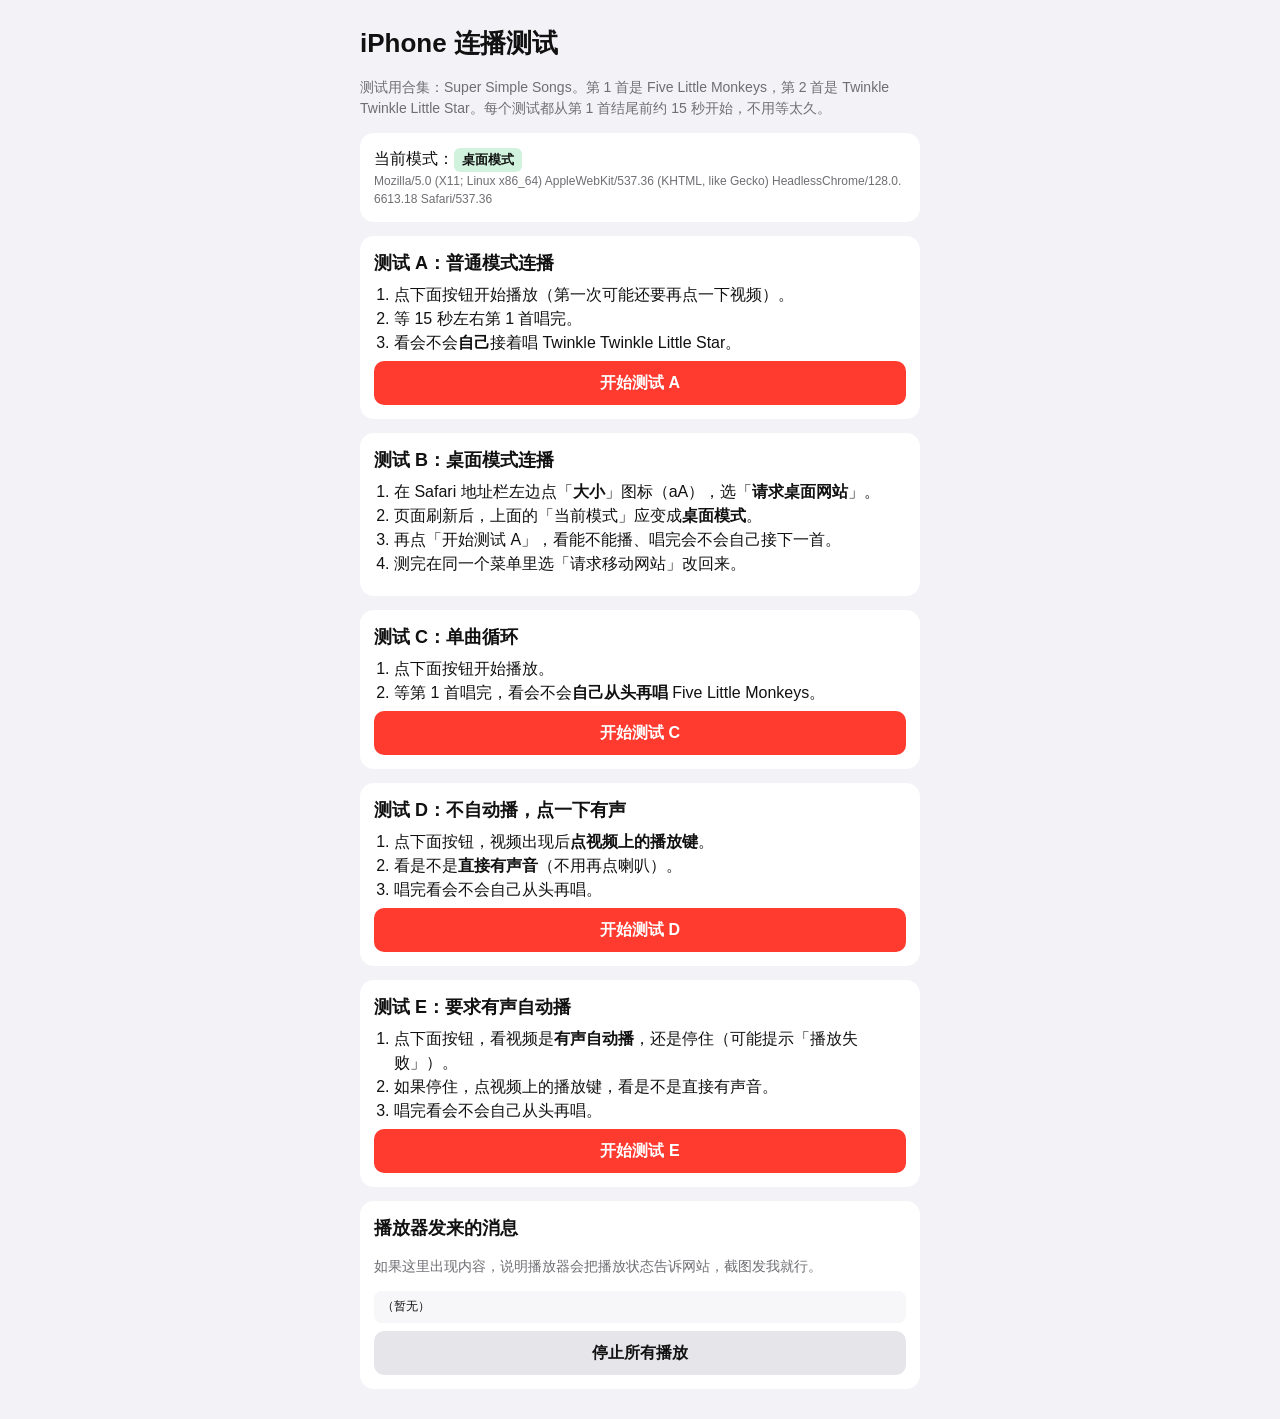
<file: autonext-test.html>
<!doctype html>
<html lang="zh-CN">
<head>
<meta charset="utf-8">
<meta name="viewport" content="width=device-width, initial-scale=1, viewport-fit=cover">
<title>连播测试</title>
<style>
  :root { --bg: #f2f2f7; --card: #fff; --label: #111; --label-2: #6e6e73; --accent: #ff3b30; }
  body { margin: 0; background: var(--bg); color: var(--label); font: 16px/1.5 -apple-system, "PingFang SC", sans-serif; }
  .wrap { max-width: 560px; margin: 0 auto; padding: 16px; }
  h1 { font-size: 26px; margin: 8px 0 4px; }
  .muted { color: var(--label-2); font-size: 14px; }
  .card { background: var(--card); border-radius: 14px; padding: 14px; margin: 14px 0; }
  .card h2 { font-size: 18px; margin: 0 0 6px; }
  ol { margin: 6px 0; padding-left: 20px; }
  button { font: inherit; font-weight: 600; border: 0; border-radius: 10px; padding: 10px 14px; background: var(--accent); color: #fff; width: 100%; }
  button.ghost { background: #e5e5ea; color: var(--label); margin-top: 8px; }
  .frame { position: relative; width: 100%; aspect-ratio: 16 / 9; background: #000; border-radius: 10px; overflow: hidden; margin-top: 10px; }
  .frame iframe { position: absolute; inset: 0; width: 100%; height: 100%; border: 0; }
  .ua { font-size: 12px; word-break: break-all; color: var(--label-2); }
  .tag { display: inline-block; padding: 2px 8px; border-radius: 6px; font-size: 13px; font-weight: 700; }
  .log { font: 12px/1.4 ui-monospace, Menlo, monospace; max-height: 140px; overflow: auto; background: #f7f7f9; border-radius: 8px; padding: 8px; margin-top: 8px; white-space: pre-wrap; }
</style>
</head>
<body>
<div class="wrap">
  <h1>iPhone 连播测试</h1>
  <p class="muted">测试用合集：Super Simple Songs。第 1 首是 Five Little Monkeys，第 2 首是 Twinkle Twinkle Little Star。每个测试都从第 1 首结尾前约 15 秒开始，不用等太久。</p>

  <div class="card">
    <div>当前模式：<span id="mode" class="tag"></span></div>
    <div class="ua" id="ua"></div>
  </div>

  <div class="card">
    <h2>测试 A：普通模式连播</h2>
    <ol>
      <li>点下面按钮开始播放（第一次可能还要再点一下视频）。</li>
      <li>等 15 秒左右第 1 首唱完。</li>
      <li>看会不会<b>自己</b>接着唱 Twinkle Twinkle Little Star。</li>
    </ol>
    <button type="button" data-run="a">开始测试 A</button>
    <div class="frame" id="fa" hidden></div>
  </div>

  <div class="card">
    <h2>测试 B：桌面模式连播</h2>
    <ol>
      <li>在 Safari 地址栏左边点「<b>大小</b>」图标（aA），选「<b>请求桌面网站</b>」。</li>
      <li>页面刷新后，上面的「当前模式」应变成<b>桌面模式</b>。</li>
      <li>再点「开始测试 A」，看能不能播、唱完会不会自己接下一首。</li>
      <li>测完在同一个菜单里选「请求移动网站」改回来。</li>
    </ol>
  </div>

  <div class="card">
    <h2>测试 C：单曲循环</h2>
    <ol>
      <li>点下面按钮开始播放。</li>
      <li>等第 1 首唱完，看会不会<b>自己从头再唱</b> Five Little Monkeys。</li>
    </ol>
    <button type="button" data-run="c">开始测试 C</button>
    <div class="frame" id="fc" hidden></div>
  </div>

  <div class="card">
    <h2>测试 D：不自动播，点一下有声</h2>
    <ol>
      <li>点下面按钮，视频出现后<b>点视频上的播放键</b>。</li>
      <li>看是不是<b>直接有声音</b>（不用再点喇叭）。</li>
      <li>唱完看会不会自己从头再唱。</li>
    </ol>
    <button type="button" data-run="d">开始测试 D</button>
    <div class="frame" id="fd" hidden></div>
  </div>

  <div class="card">
    <h2>测试 E：要求有声自动播</h2>
    <ol>
      <li>点下面按钮，看视频是<b>有声自动播</b>，还是停住（可能提示「播放失败」）。</li>
      <li>如果停住，点视频上的播放键，看是不是直接有声音。</li>
      <li>唱完看会不会自己从头再唱。</li>
    </ol>
    <button type="button" data-run="e">开始测试 E</button>
    <div class="frame" id="fe" hidden></div>
  </div>

  <div class="card">
    <h2>播放器发来的消息</h2>
    <p class="muted">如果这里出现内容，说明播放器会把播放状态告诉网站，截图发我就行。</p>
    <div class="log" id="log">（暂无）</div>
    <button type="button" class="ghost" id="stop">停止所有播放</button>
  </div>
</div>
<script>
  const BVID = 'BV1vJc7z4E8s', START = 115;
  const desktop = !/Mobile/.test(navigator.userAgent);
  const mode = document.getElementById('mode');
  mode.textContent = desktop ? '桌面模式' : '普通（手机）模式';
  mode.style.background = desktop ? '#d1f2dc' : '#e5e5ea';
  document.getElementById('ua').textContent = navigator.userAgent;

  // 每个测试只差一处参数
  const RUNS = {
    a: 'autoplay=true',
    c: 'autoplay=true&loop=true',
    d: 'autoplay=1&loop=true',
    e: 'autoplay=true&autoplayMode=unmuted&loop=true',
  };
  function url(k) {
    return `https://player.bilibili.com/player.html?bvid=${BVID}&page=1&p=1&t=${START}&${RUNS[k]}&danmaku=0&danmakuClosed=true&high_quality=1&isOutside=true`;
  }
  function stopAll() {
    for (const k in RUNS) { const f = document.getElementById('f' + k); f.innerHTML = ''; f.hidden = true; }
  }
  document.querySelectorAll('[data-run]').forEach(b => b.addEventListener('click', () => {
    stopAll();
    const k = b.dataset.run, box = document.getElementById('f' + k);
    box.hidden = false;
    box.innerHTML = `<iframe src="${url(k)}" allow="autoplay; fullscreen; encrypted-media" allowfullscreen></iframe>`;
    box.scrollIntoView({ behavior: 'smooth', block: 'center' });
  }));
  document.getElementById('stop').addEventListener('click', stopAll);

  const log = document.getElementById('log');
  let n = 0;
  window.addEventListener('message', e => {
    if (!/bilibili\.com$/.test(new URL(e.origin).hostname)) return;
    let d = e.data; try { d = typeof d === 'string' ? d : JSON.stringify(d); } catch (_) { d = String(d); }
    if (n++ === 0) log.textContent = '';
    log.textContent += new Date().toLocaleTimeString() + '  ' + String(d).slice(0, 160) + '\n';
    log.scrollTop = log.scrollHeight;
  });
</script>
</body>
</html>
</file>
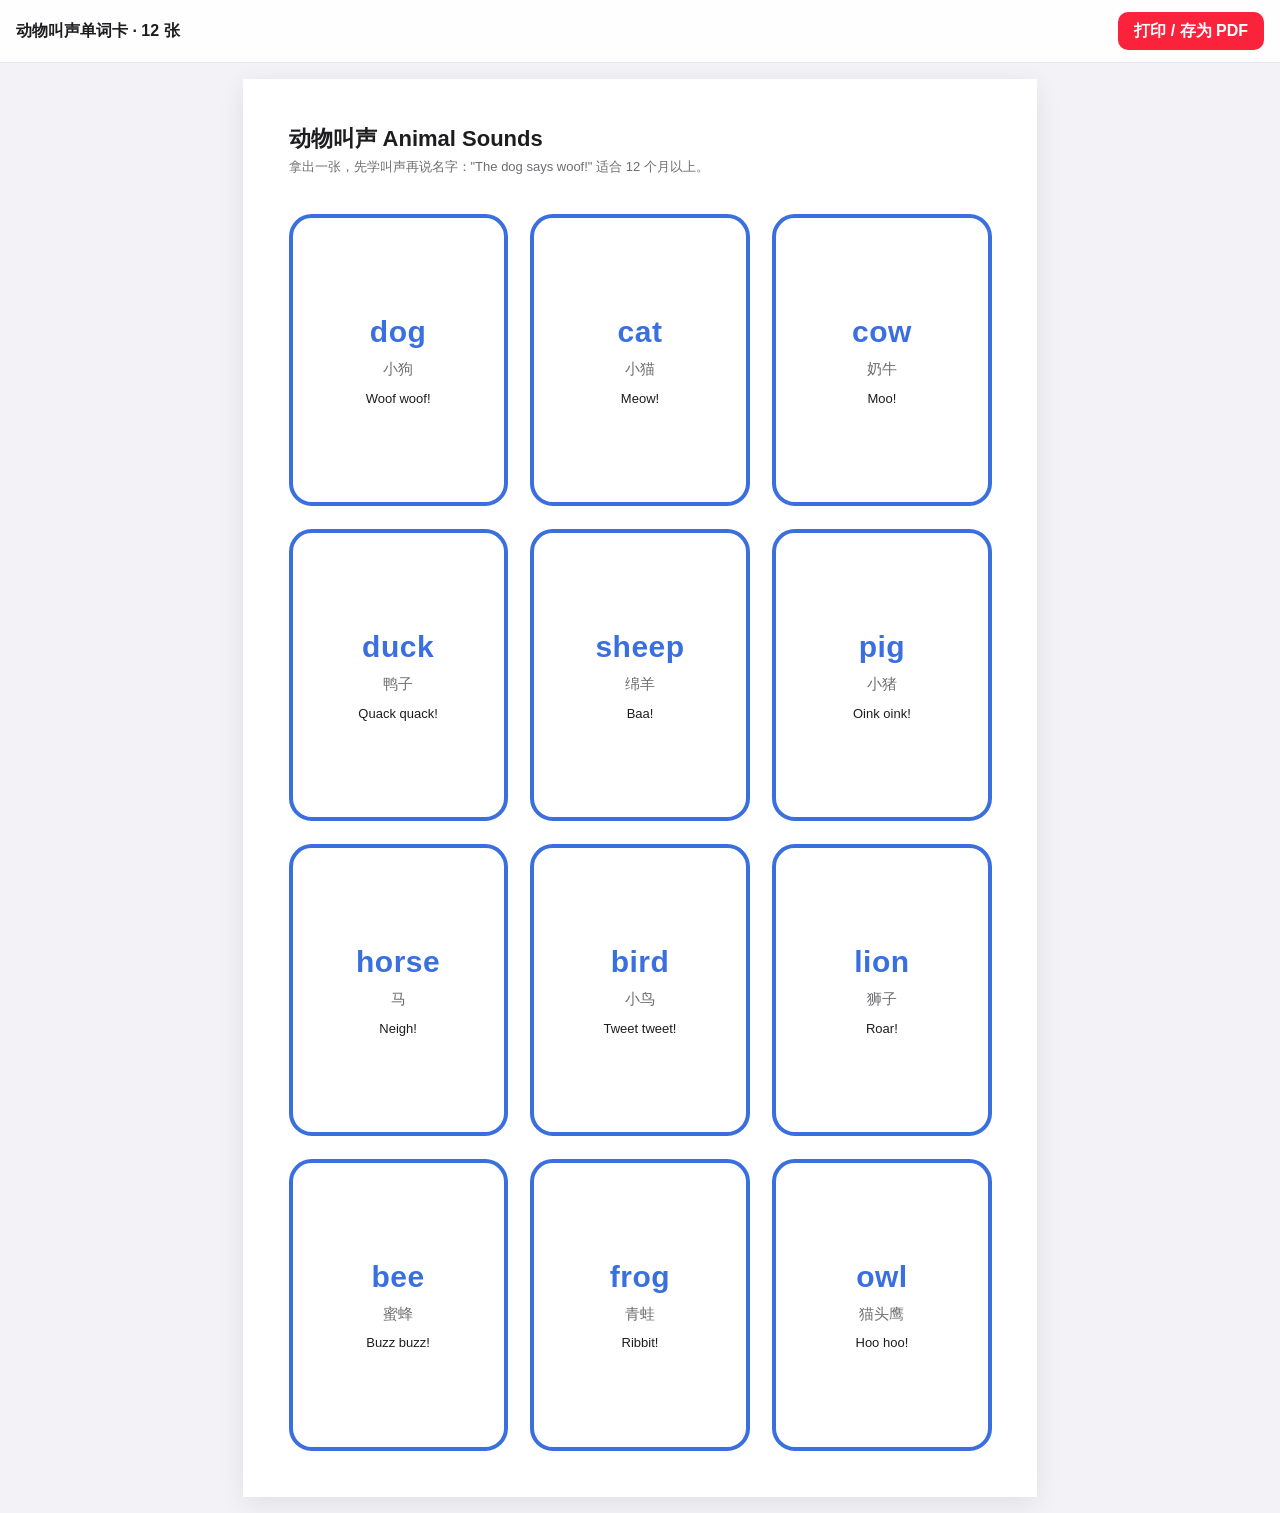
<file: print/animal-cards.html>
<!doctype html>
<html lang="zh-CN"><head><meta charset="utf-8"><meta name="viewport" content="width=device-width,initial-scale=1">
<title>动物叫声单词卡</title><link rel="stylesheet" href="print.css"><script src="gate.js"></script></head>
<body>
<div class="bar"><b>动物叫声单词卡 · 12 张</b><button type="button" onclick="print()">打印 / 存为 PDF</button></div>
<div class="sheet" style="--c:#3A6FE0">
  <h1>动物叫声 Animal Sounds</h1>
  <p class="sub">拿出一张，先学叫声再说名字："The dog says woof!" 适合 12 个月以上。</p>
  <div class="cards">
    <div class="card"><b>dog</b><span>小狗</span><i>Woof woof!</i></div>
    <div class="card"><b>cat</b><span>小猫</span><i>Meow!</i></div>
    <div class="card"><b>cow</b><span>奶牛</span><i>Moo!</i></div>
    <div class="card"><b>duck</b><span>鸭子</span><i>Quack quack!</i></div>
    <div class="card"><b>sheep</b><span>绵羊</span><i>Baa!</i></div>
    <div class="card"><b>pig</b><span>小猪</span><i>Oink oink!</i></div>
    <div class="card"><b>horse</b><span>马</span><i>Neigh!</i></div>
    <div class="card"><b>bird</b><span>小鸟</span><i>Tweet tweet!</i></div>
    <div class="card"><b>lion</b><span>狮子</span><i>Roar!</i></div>
    <div class="card"><b>bee</b><span>蜜蜂</span><i>Buzz buzz!</i></div>
    <div class="card"><b>frog</b><span>青蛙</span><i>Ribbit!</i></div>
    <div class="card"><b>owl</b><span>猫头鹰</span><i>Hoo hoo!</i></div>
  </div>
</div>
</body></html>
</file>
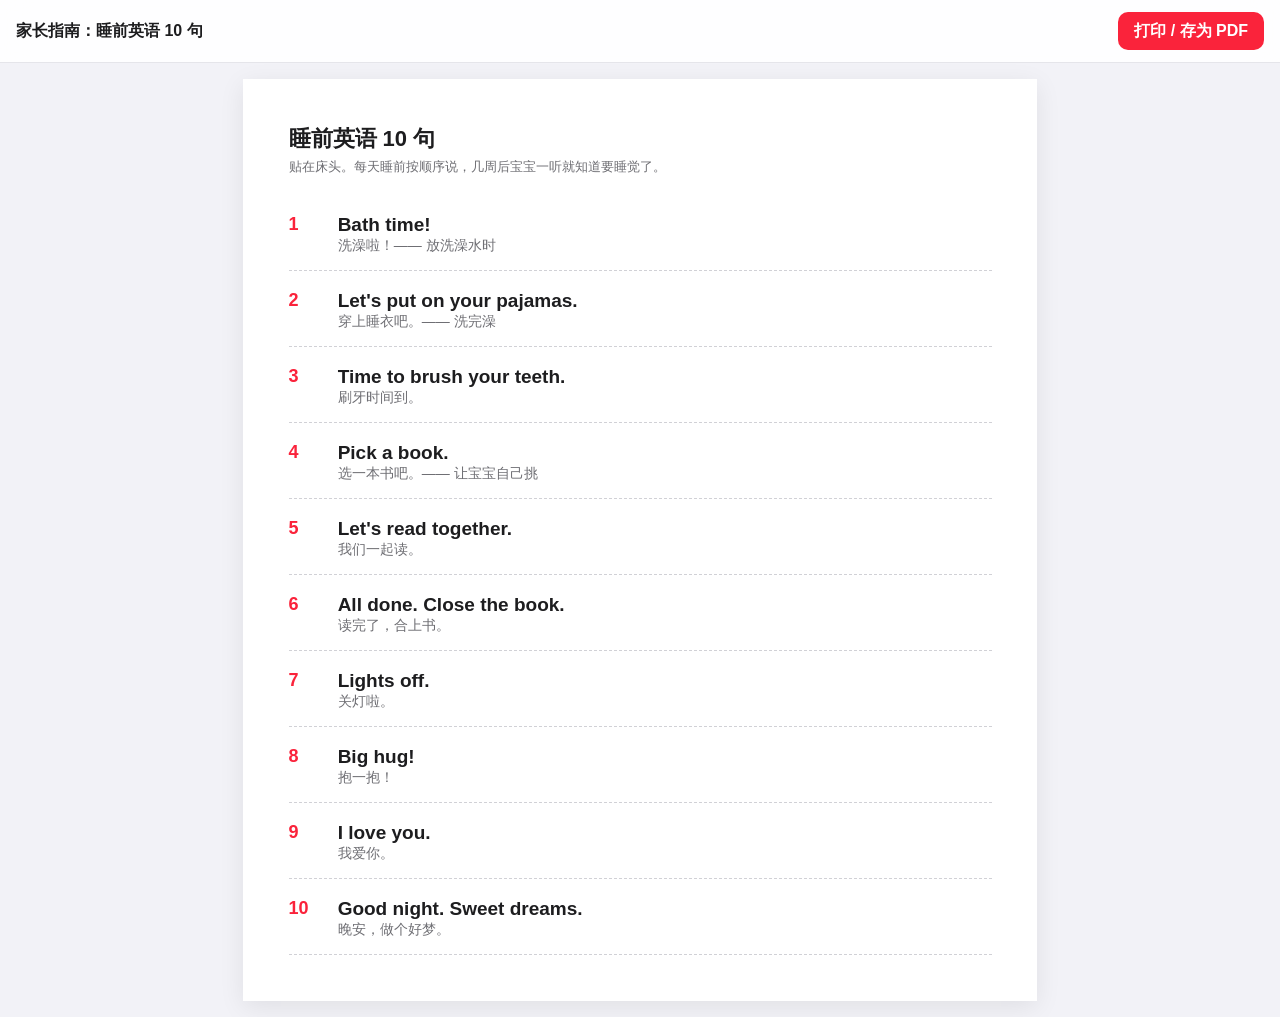
<file: print/bedtime-10.html>
<!doctype html>
<html lang="zh-CN"><head><meta charset="utf-8"><meta name="viewport" content="width=device-width,initial-scale=1">
<title>睡前英语 10 句</title><link rel="stylesheet" href="print.css"></head>
<body>
<div class="bar"><b>家长指南：睡前英语 10 句</b><button type="button" onclick="print()">打印 / 存为 PDF</button></div>
<div class="sheet">
  <h1>睡前英语 10 句</h1>
  <p class="sub">贴在床头。每天睡前按顺序说，几周后宝宝一听就知道要睡觉了。</p>
  <div class="list">
    <div class="row"><em>1</em><div><b>Bath time!</b><span>洗澡啦！—— 放洗澡水时</span></div></div>
    <div class="row"><em>2</em><div><b>Let's put on your pajamas.</b><span>穿上睡衣吧。—— 洗完澡</span></div></div>
    <div class="row"><em>3</em><div><b>Time to brush your teeth.</b><span>刷牙时间到。</span></div></div>
    <div class="row"><em>4</em><div><b>Pick a book.</b><span>选一本书吧。—— 让宝宝自己挑</span></div></div>
    <div class="row"><em>5</em><div><b>Let's read together.</b><span>我们一起读。</span></div></div>
    <div class="row"><em>6</em><div><b>All done. Close the book.</b><span>读完了，合上书。</span></div></div>
    <div class="row"><em>7</em><div><b>Lights off.</b><span>关灯啦。</span></div></div>
    <div class="row"><em>8</em><div><b>Big hug!</b><span>抱一抱！</span></div></div>
    <div class="row"><em>9</em><div><b>I love you.</b><span>我爱你。</span></div></div>
    <div class="row"><em>10</em><div><b>Good night. Sweet dreams.</b><span>晚安，做个好梦。</span></div></div>
  </div>
</div>
</body></html>
</file>
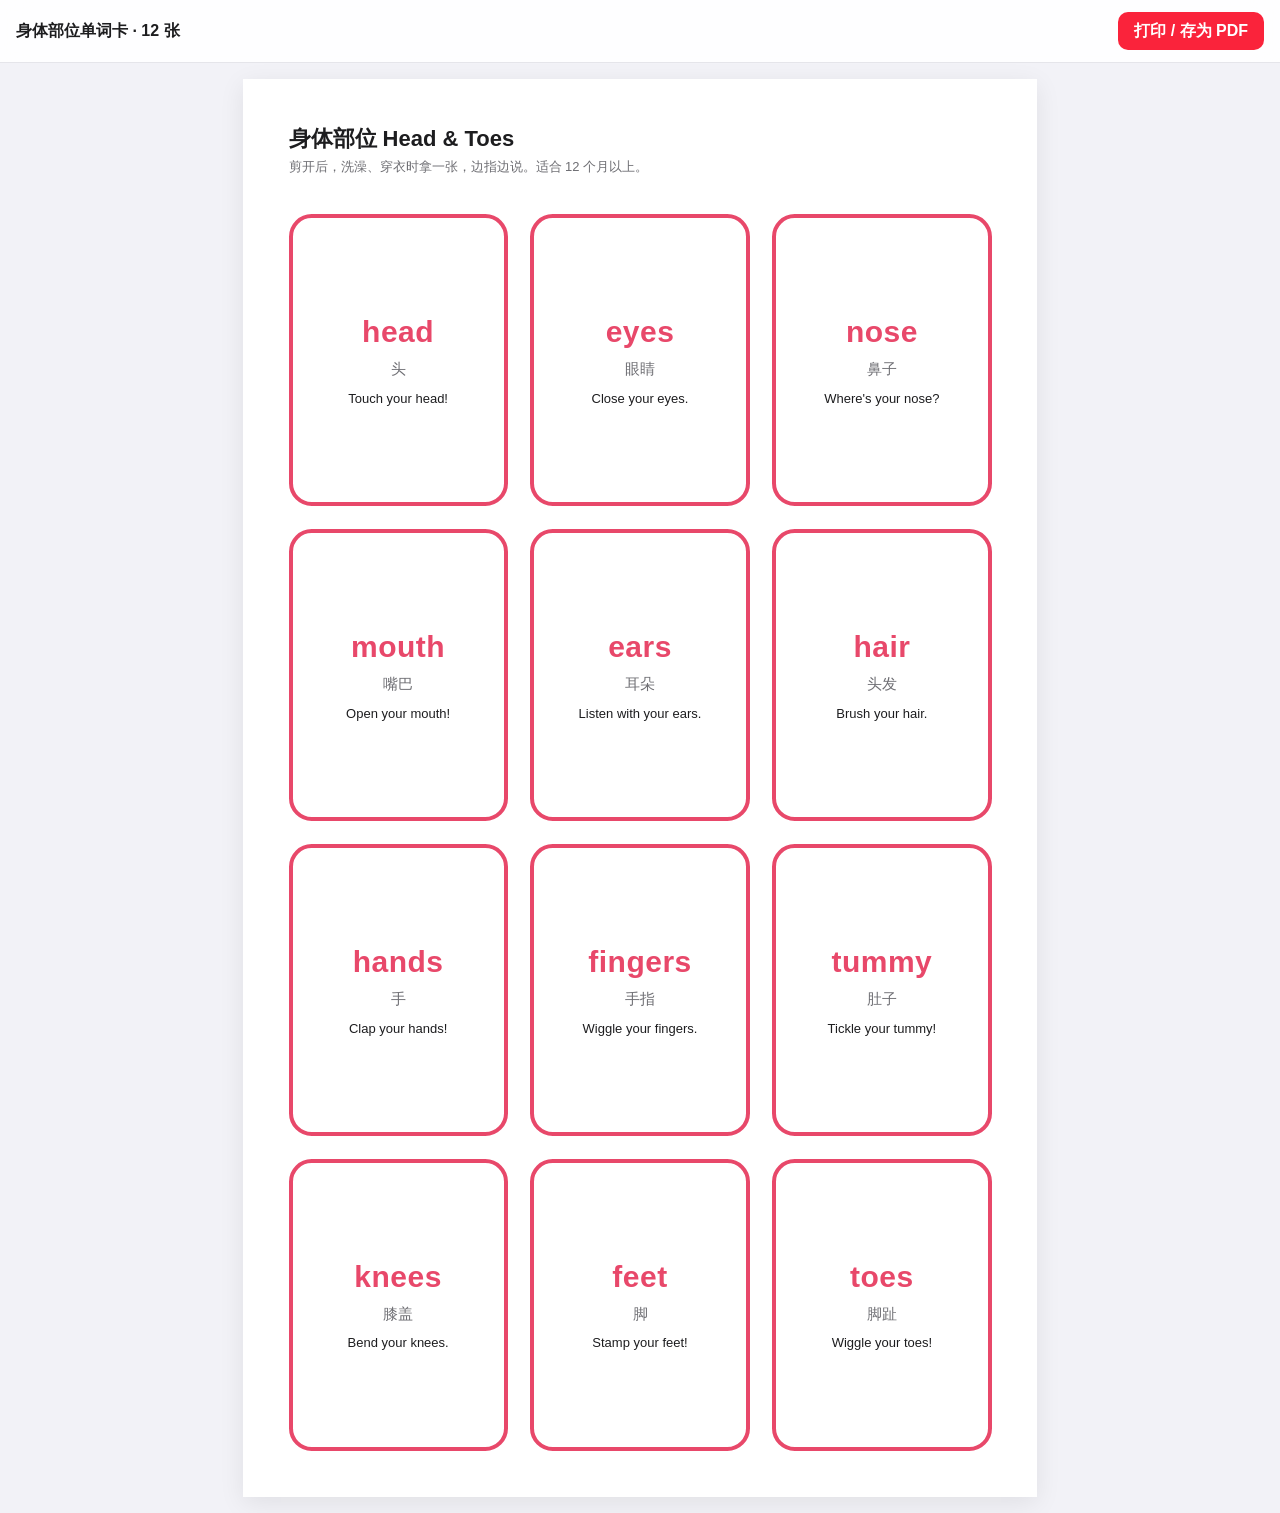
<file: print/body-cards.html>
<!doctype html>
<html lang="zh-CN"><head><meta charset="utf-8"><meta name="viewport" content="width=device-width,initial-scale=1">
<title>身体部位单词卡</title><link rel="stylesheet" href="print.css"></head>
<body>
<div class="bar"><b>身体部位单词卡 · 12 张</b><button type="button" onclick="print()">打印 / 存为 PDF</button></div>
<div class="sheet" style="--c:#E8486A">
  <h1>身体部位 Head &amp; Toes</h1>
  <p class="sub">剪开后，洗澡、穿衣时拿一张，边指边说。适合 12 个月以上。</p>
  <div class="cards">
    <div class="card"><b>head</b><span>头</span><i>Touch your head!</i></div>
    <div class="card"><b>eyes</b><span>眼睛</span><i>Close your eyes.</i></div>
    <div class="card"><b>nose</b><span>鼻子</span><i>Where's your nose?</i></div>
    <div class="card"><b>mouth</b><span>嘴巴</span><i>Open your mouth!</i></div>
    <div class="card"><b>ears</b><span>耳朵</span><i>Listen with your ears.</i></div>
    <div class="card"><b>hair</b><span>头发</span><i>Brush your hair.</i></div>
    <div class="card"><b>hands</b><span>手</span><i>Clap your hands!</i></div>
    <div class="card"><b>fingers</b><span>手指</span><i>Wiggle your fingers.</i></div>
    <div class="card"><b>tummy</b><span>肚子</span><i>Tickle your tummy!</i></div>
    <div class="card"><b>knees</b><span>膝盖</span><i>Bend your knees.</i></div>
    <div class="card"><b>feet</b><span>脚</span><i>Stamp your feet!</i></div>
    <div class="card"><b>toes</b><span>脚趾</span><i>Wiggle your toes!</i></div>
  </div>
</div>
</body></html>
</file>
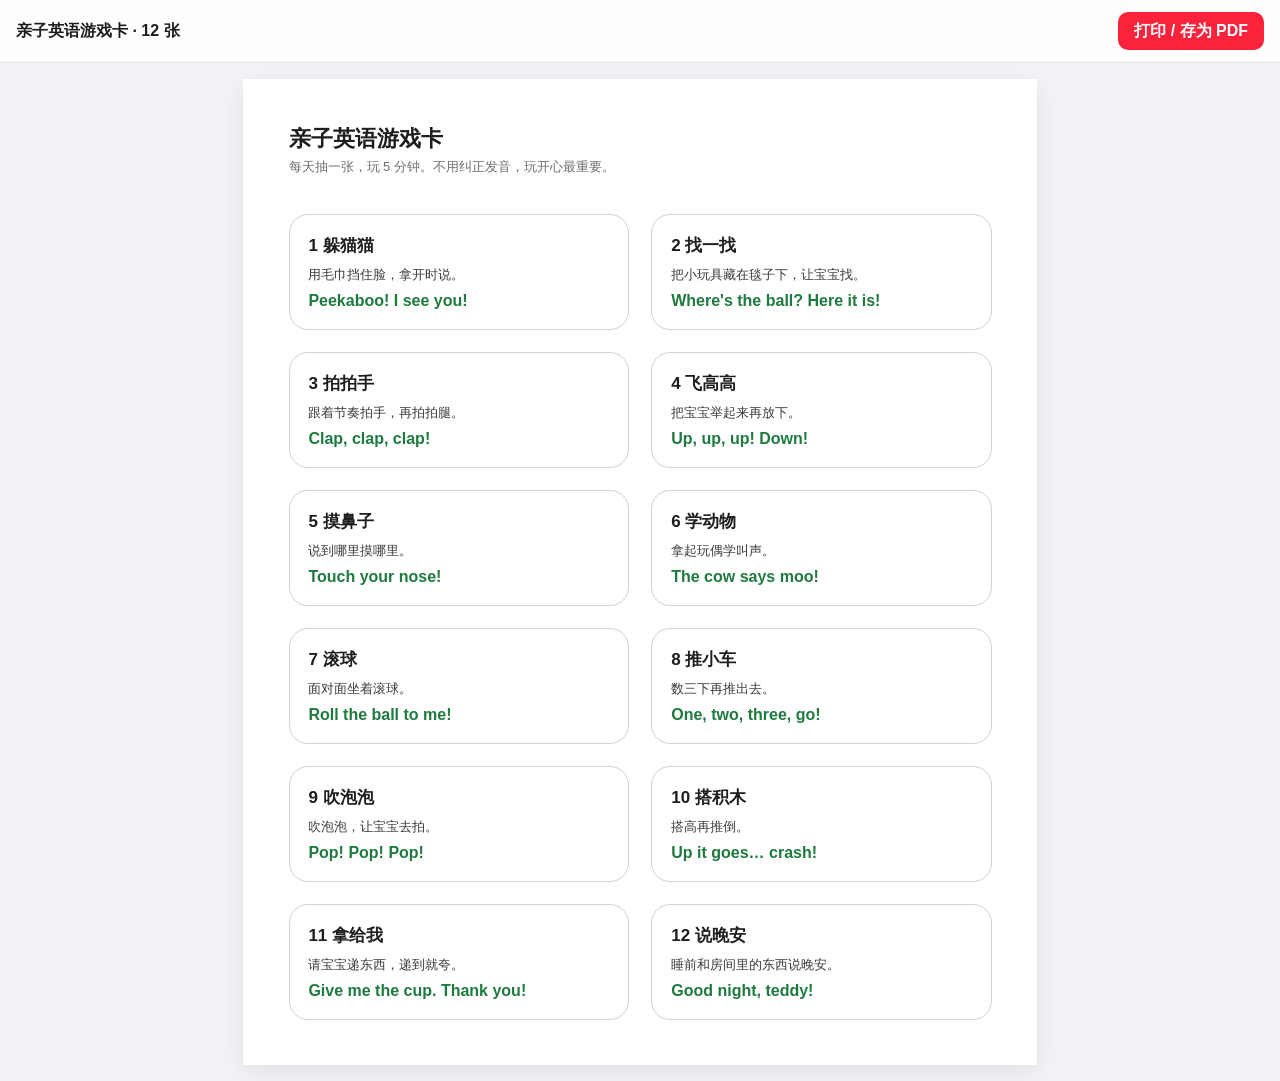
<file: print/play-cards.html>
<!doctype html>
<html lang="zh-CN"><head><meta charset="utf-8"><meta name="viewport" content="width=device-width,initial-scale=1">
<title>亲子英语游戏卡</title><link rel="stylesheet" href="print.css"><script src="gate.js"></script></head>
<body>
<div class="bar"><b>亲子英语游戏卡 · 12 张</b><button type="button" onclick="print()">打印 / 存为 PDF</button></div>
<div class="sheet">
  <h1>亲子英语游戏卡</h1>
  <p class="sub">每天抽一张，玩 5 分钟。不用纠正发音，玩开心最重要。</p>
  <div class="games">
    <div class="game"><b>1 躲猫猫</b><p>用毛巾挡住脸，拿开时说。</p><q>Peekaboo! I see you!</q></div>
    <div class="game"><b>2 找一找</b><p>把小玩具藏在毯子下，让宝宝找。</p><q>Where's the ball? Here it is!</q></div>
    <div class="game"><b>3 拍拍手</b><p>跟着节奏拍手，再拍拍腿。</p><q>Clap, clap, clap!</q></div>
    <div class="game"><b>4 飞高高</b><p>把宝宝举起来再放下。</p><q>Up, up, up! Down!</q></div>
    <div class="game"><b>5 摸鼻子</b><p>说到哪里摸哪里。</p><q>Touch your nose!</q></div>
    <div class="game"><b>6 学动物</b><p>拿起玩偶学叫声。</p><q>The cow says moo!</q></div>
    <div class="game"><b>7 滚球</b><p>面对面坐着滚球。</p><q>Roll the ball to me!</q></div>
    <div class="game"><b>8 推小车</b><p>数三下再推出去。</p><q>One, two, three, go!</q></div>
    <div class="game"><b>9 吹泡泡</b><p>吹泡泡，让宝宝去拍。</p><q>Pop! Pop! Pop!</q></div>
    <div class="game"><b>10 搭积木</b><p>搭高再推倒。</p><q>Up it goes… crash!</q></div>
    <div class="game"><b>11 拿给我</b><p>请宝宝递东西，递到就夸。</p><q>Give me the cup. Thank you!</q></div>
    <div class="game"><b>12 说晚安</b><p>睡前和房间里的东西说晚安。</p><q>Good night, teddy!</q></div>
  </div>
</div>
</body></html>
</file>
<file: print/print.css>
/* 打印资料的公共样式：屏幕上是预览，打印时一页 A4 */
* { box-sizing: border-box; }
body { margin: 0; font-family: -apple-system, "PingFang SC", "Microsoft YaHei", sans-serif; color: #1d1d1f; background: #f2f2f7; }
.bar { position: sticky; top: 0; display: flex; justify-content: space-between; align-items: center; gap: 12px; padding: 12px 16px; background: rgba(255,255,255,.9); backdrop-filter: blur(16px); -webkit-backdrop-filter: blur(16px); border-bottom: 1px solid #e5e5ea; }
.bar b { font-size: 16px; }
.bar button { border: 0; border-radius: 10px; background: #fa233b; color: #fff; font: inherit; font-weight: 700; height: 38px; padding: 0 16px; }
.sheet { width: 210mm; max-width: 100%; margin: 16px auto; background: #fff; padding: 12mm; box-shadow: 0 6px 24px rgba(0,0,0,.08); }
.sheet h1 { font-size: 22px; margin: 0 0 4px; } .sheet .sub { color: #6e6e73; font-size: 13px; margin: 0 0 10mm; }
.cards { display: grid; grid-template-columns: repeat(3, 1fr); gap: 6mm; }
.card { aspect-ratio: 3 / 4; border-radius: 6mm; border: 1.2mm solid var(--c); display: flex; flex-direction: column; align-items: center; justify-content: center; gap: 3mm; padding: 4mm; text-align: center; break-inside: avoid; }
.card b { font-size: 30px; color: var(--c); letter-spacing: .5px; } .card span { font-size: 15px; color: #6e6e73; } .card i { font-style: normal; font-size: 13px; color: #1d1d1f; }
.list { display: grid; gap: 5mm; } .row { display: grid; grid-template-columns: 9mm 1fr; gap: 4mm; align-items: start; break-inside: avoid; padding-bottom: 4mm; border-bottom: .3mm dashed #d1d1d6; }
.row em { font-style: normal; font-weight: 800; color: #fa233b; font-size: 18px; } .row b { font-size: 19px; display: block; } .row span { color: #6e6e73; font-size: 14px; }
.games { display: grid; grid-template-columns: repeat(2, 1fr); gap: 6mm; } .game { border: .4mm solid #d1d1d6; border-radius: 5mm; padding: 5mm; break-inside: avoid; } .game b { font-size: 17px; display: block; margin-bottom: 2mm; } .game p { margin: 0; font-size: 13px; color: #3a3a3c; line-height: 1.5; } .game q { display: block; margin-top: 2mm; font-weight: 700; color: #1e7a3e; quotes: none; }
.lock { max-width: 420px; margin: 20vh auto; background: #fff; border-radius: 18px; padding: 24px; text-align: center; } .lock a { color: #fa233b; font-weight: 700; }
@media print { body { background: #fff; } .bar { display: none; } .sheet { margin: 0; box-shadow: none; width: auto; padding: 0; } @page { size: A4; margin: 12mm; } }
</file>
